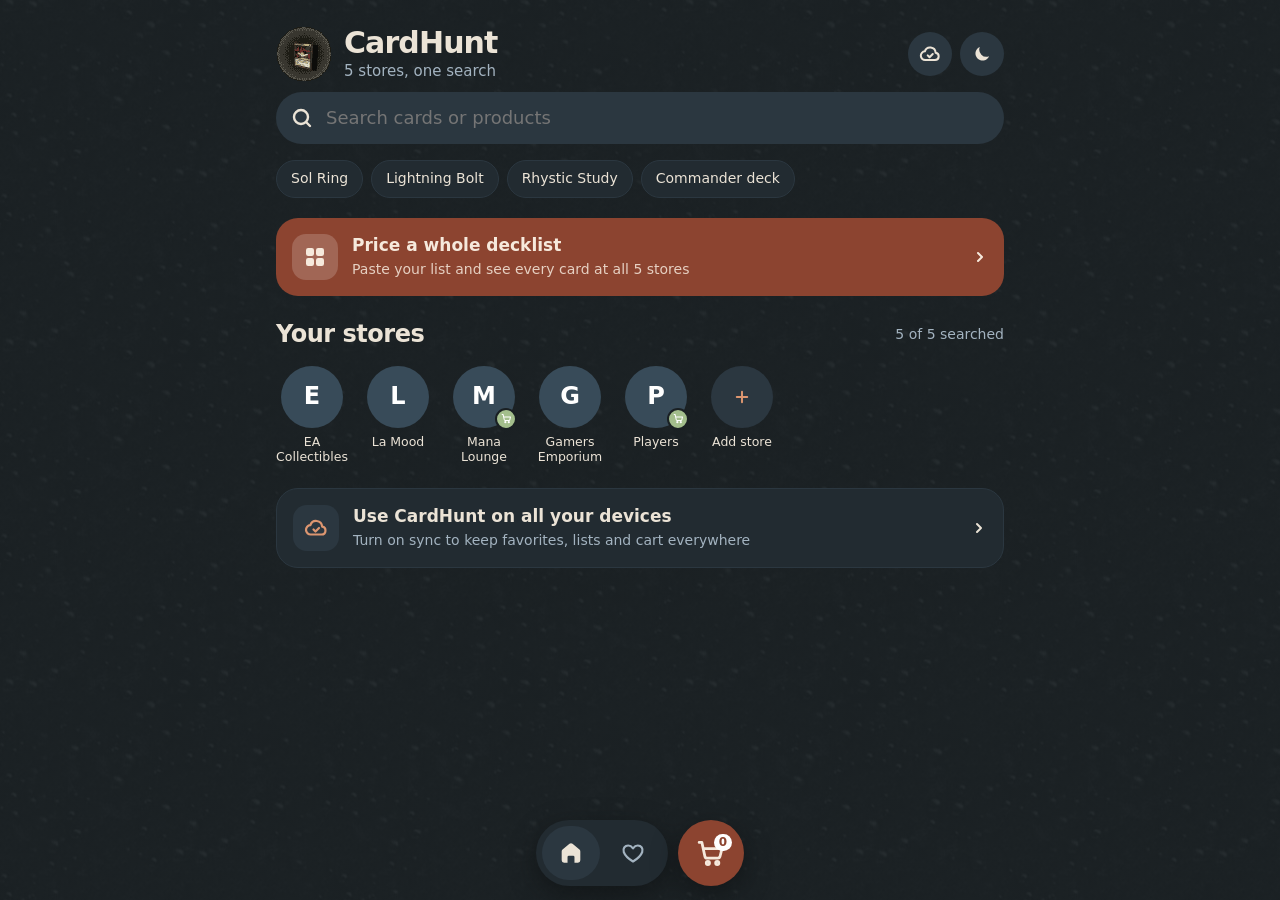
<file: index.html>
<!doctype html>
<html lang="en">
<head>
<meta charset="utf-8">
<meta name="viewport" content="width=device-width, initial-scale=1, viewport-fit=cover">
<meta name="theme-color" content="#1a2023">
<script>try{var t=JSON.parse(localStorage.getItem('cardhunt2.theme')||'"dark"');document.documentElement.dataset.theme=t==='light'?'light':'dark'}catch(e){document.documentElement.dataset.theme='dark'}</script>
<title>CardHunt</title>
<link rel="manifest" href="manifest.webmanifest">
<link rel="icon" type="image/png" sizes="192x192" href="icons/icon-192.png">
<link rel="apple-touch-icon" href="icons/apple-touch-icon.png">
<meta name="apple-mobile-web-app-capable" content="yes">
<meta name="mobile-web-app-capable" content="yes">
<meta name="apple-mobile-web-app-title" content="CardHunt">
<meta name="apple-mobile-web-app-status-bar-style" content="default">
<meta name="description" content="Search five Canadian MTG stores at once, save favorites, wishlists and decks.">
<style>
:root{
  /* Dark ("Eyes on the Black"): colours taken from Ihsan's Shade. Blue-black armour for the page and panels,
     bone white for the words, steel-blue highlights for muted text, the ember sky for buttons and links.
     Light: Nord Snow Storm surfaces with Polar Night text, and a deep red accent.
     --accent fills buttons, --accent-ink is accent-coloured text. ok, warn, heart are status colours. */
  --bg:#1a2023; --surface:#222b31; --surface-2:#2b3740; --surface-3:#384b59; --text:#ebe3d6; --muted:#a3b3c0;
  --line:#2b3740; --accent:#8c4430; --accent-text:#f6e9dc; --accent-ink:#dd9670; --ok:#a3be8c; --warn:#e0b86a; --heart:#c8584c;
  --sheet-bg:#1a2023; --sheet:#222b31; --sheet-2:#2b3740; --sheet-text:#ebe3d6; --sheet-muted:#a3b3c0;
  --shadow:0 8px 28px rgba(0,0,0,.35); --r:24px;
  color-scheme:dark;   /* scrollbars and form controls follow the theme (Firefox kept a white scrollbar) */
}
:root[data-theme="light"]{
  --bg:#e5e9f0; --surface:#eceff4; --surface-2:#d8dee9; --surface-3:#d8dee9; --text:#2e3440; --muted:#4c566a;
  --line:#d8dee9; --accent:#793c37; --accent-text:#f4e7d1; --accent-ink:#793c37; --ok:#4f7a3a; --warn:#9a6a10; --heart:#bf616a; --shadow:0 8px 28px rgba(46,52,64,.14);
  color-scheme:light;
}
html{background:var(--bg);scrollbar-color:var(--surface-3) var(--bg)}
/* Vintage texture: the old card frame, greyed and almost hidden under the theme colour, on the page only.
   To turn it off, delete this block (or set --tex:none). */
:root{--tex:url(textures/frame-tutor.jpg); --veil:rgba(26,32,35,.949); --veil-sheet:rgba(34,43,49,.897)}   /* dark: the beaded frame of an Alpha black card (Demonic Tutor), kept subtle */
:root[data-theme="light"]{--tex:url(textures/frame-white.jpg); --veil:rgba(229,233,240,.87); --veil-sheet:rgba(229,233,240,.8)}   /* light: the white-card frame stitched from Academy Rector, Swords to Plowshares and Divine Retribution; veil tuned so it shows as much as the dark one */
body{min-height:100vh;min-height:100dvh}
body,.top,.stools{background-color:var(--bg);background-image:linear-gradient(var(--veil),var(--veil)),var(--tex);background-size:auto,340px;background-attachment:fixed}
.sheet .body:not(.cartsheet .body){background-image:linear-gradient(var(--veil-sheet),var(--veil-sheet)),var(--tex);background-size:auto,340px}
*{box-sizing:border-box;-webkit-tap-highlight-color:transparent}
html,body{margin:0}
body{background-color:var(--bg);color:var(--text);font:16px/1.4 -apple-system,BlinkMacSystemFont,"SF Pro Text","Segoe UI",Roboto,system-ui,sans-serif;-webkit-font-smoothing:antialiased}
button{font:inherit;color:inherit;background:none;border:0;padding:0;cursor:pointer}
a{color:inherit}
svg{display:block}
.app{max-width:760px;margin:0 auto;padding:12px 16px calc(104px + env(safe-area-inset-bottom))}
.lrail .lcard{flex:none;width:170px}
.hidden{display:none!important}

/* search pill */
.top{position:sticky;top:0;z-index:15;background-color:var(--bg);padding:8px 0 6px;margin:0 -16px;padding-left:16px;padding-right:16px;display:flex;gap:10px;align-items:center}
.top .pill{flex:1;min-width:0}

.pill{display:flex;align-items:center;gap:10px;background:var(--surface-2);border-radius:999px;padding:0 14px;height:52px;position:relative}
.pill input{flex:1;min-width:0;border:0;outline:0;background:transparent;color:var(--text);font:inherit;font-size:18px}
.pill input::-webkit-search-cancel-button,.pill input::-webkit-search-decoration{-webkit-appearance:none;display:none}
.pill .x{width:26px;height:26px;border-radius:50%;background:var(--surface-3);display:flex;align-items:center;justify-content:center;color:var(--muted)}
.suggest{position:absolute;left:0;right:0;top:58px;background:var(--surface);border-radius:18px;box-shadow:var(--shadow);overflow:hidden;z-index:20}
.suggest button{display:flex;align-items:center;gap:10px;width:100%;text-align:left;padding:12px 16px}
.suggest button.on,.suggest button:hover{background:var(--surface-2)}
.suggest .muted{color:var(--muted)}

/* chips */
.chips{display:flex;gap:8px;overflow-x:auto;padding:10px 0 4px;scrollbar-width:none;margin:0 -16px;padding-left:16px;padding-right:16px}
.chips::-webkit-scrollbar{display:none}
.chip{flex:none;display:flex;align-items:center;gap:6px;height:42px;border:1.5px solid var(--line);background:var(--surface);border-radius:999px;padding:0 16px;font-size:15px;font-weight:500}
.chip.icon{width:50px;justify-content:center;padding:0}
.chip.on{background:var(--text);color:var(--bg);border-color:var(--text)}
.chip.off{opacity:.45;text-decoration:line-through}

/* headings */
.h{display:flex;align-items:center;gap:8px;margin:22px 0 12px}
.h h2{margin:0;font-size:24px;letter-spacing:-.02em}
.h .more{width:28px;height:28px;border-radius:50%;background:var(--surface-2);display:flex;align-items:center;justify-content:center}
.h .right{margin-left:auto;font-size:15px;color:var(--accent-ink);font-weight:600}
.sub{color:var(--muted);font-size:14px;margin:-6px 0 12px}

/* product grid */
.grid{display:grid;grid-template-columns:repeat(2,minmax(0,1fr));gap:18px 14px}
@media (min-width:620px){.grid{grid-template-columns:repeat(3,minmax(0,1fr))}}
.p{min-width:0}
.p .img{touch-action:manipulation;-webkit-user-select:none;user-select:none;position:relative;display:block;width:100%;aspect-ratio:1/1;border-radius:var(--r);overflow:hidden;background:var(--surface-2)}
.p .img img{width:100%;height:100%;object-fit:cover;object-position:top center;display:block}
.p .img .ph{position:absolute;inset:0;display:flex;align-items:center;justify-content:center;text-align:center;padding:12px;color:var(--muted);font-size:14px}
.heart{position:absolute;right:10px;bottom:10px;width:44px;height:44px;border-radius:50%;background:rgba(80,80,90,.45);backdrop-filter:blur(6px);-webkit-backdrop-filter:blur(6px);display:flex;align-items:center;justify-content:center;color:#fff}
.heart.on{color:var(--heart);background:rgba(255,255,255,.92)}
.heart svg{transition:transform .15s}
.heart:active svg{transform:scale(.85)}
.heart.pop svg{animation:pop .45s cubic-bezier(.2,1.8,.4,1)}
@keyframes pop{0%{transform:scale(.5)}55%{transform:scale(1.35)}100%{transform:scale(1)}}
.burst{position:absolute;inset:0;display:flex;align-items:center;justify-content:center;pointer-events:none;color:#fff;z-index:2}
.burst svg{width:46%;height:auto;filter:drop-shadow(0 6px 18px rgba(0,0,0,.35));animation:burst .9s ease-out forwards}
.burst.off{color:rgba(255,255,255,.9)}
@keyframes burst{0%{transform:scale(.2);opacity:0}15%{transform:scale(1.2);opacity:1}30%{transform:scale(.92)}45%{transform:scale(1.04)}75%{transform:scale(1);opacity:1}100%{transform:scale(1.15) translateY(-12px);opacity:0}}
@media (prefers-reduced-motion: reduce){.heart.pop svg,.burst svg{animation:none}.burst{display:none}}
.tag{position:absolute;left:10px;bottom:10px;background:var(--ok);color:#fff;border-radius:999px;padding:3px 9px;font-weight:600;font-size:12px}
.tag.sold{background:rgba(20,20,24,.7)}
.p .meta{padding:8px 2px 0}
.p .store{color:var(--muted);font-size:15px;white-space:nowrap;overflow:hidden;text-overflow:ellipsis}
.p .title{font-weight:650;font-size:16px;white-space:nowrap;overflow:hidden;text-overflow:ellipsis}
.p .price{font-weight:700;font-size:17px;margin-top:2px}
.p.out .img{opacity:.55}

/* horizontal rail */
.rail{display:flex;gap:12px;overflow-x:auto;scrollbar-width:none;margin:0 -16px;padding:0 16px 4px}
.rail::-webkit-scrollbar{display:none}
.rail .p{flex:none;width:132px}
.noimg{display:flex;align-items:center;justify-content:center;width:100%;height:100%;min-height:120px;background:var(--surface-2);color:var(--muted);aspect-ratio:488/680}.noimg svg{width:40px;height:40px;opacity:.55}
.lrail .lcard{flex:none;width:140px}
.msteps{list-style:none;counter-reset:ms;margin:0;padding:0;display:grid;gap:10px}
.msteps li{counter-increment:ms;display:grid;grid-template-columns:34px 1fr;column-gap:12px;align-items:start;background:var(--surface);border-radius:18px;padding:14px}
.msteps li::before{content:counter(ms);grid-row:span 2;width:34px;height:34px;border-radius:50%;background:var(--surface-2);color:var(--text);font-weight:700;display:grid;place-items:center}
.msteps b{font-size:16px}.msteps span{color:var(--muted);font-size:14px;margin-top:2px}
.mfmt{display:flex;flex-wrap:wrap;gap:8px}.mfmt code{font:13px/1 ui-monospace,SFMono-Regular,Menlo,monospace;padding:9px 12px;border-radius:999px;background:var(--surface);color:var(--muted)}
.bchips{margin-top:6px}
.rail .p .img{border-radius:14px;aspect-ratio:488/680}
.rail .p .img img{object-fit:cover;object-position:center}
.rail .heart{width:38px;height:38px;right:8px;bottom:8px}

/* rows */
.rows{display:flex;flex-direction:column}
.row{display:flex;align-items:center;gap:14px;padding:10px 0;text-align:left;width:100%}
.row .ic{width:60px;height:60px;border-radius:50%;background:var(--surface-2);display:flex;align-items:center;justify-content:center;flex:none;color:var(--muted);overflow:hidden}
.row .ic.sq{border-radius:14px}
.row .ic img{width:100%;height:100%;object-fit:cover;object-position:top}
.row .t{font-size:17px;font-weight:550}
.row .s{font-size:15px;color:var(--muted)}
.row .grow{flex:1;min-width:0}
.row .grow .t{white-space:nowrap;overflow:hidden;text-overflow:ellipsis}

/* cards (lists) */
.lcards{display:grid;grid-template-columns:repeat(2,minmax(0,1fr));gap:12px}
.lcard{background:var(--surface);border:1px solid var(--line);border-radius:20px;padding:12px;text-align:left;display:flex;flex-direction:column;gap:8px}
.lcard .stack{display:flex;height:70px}
.lcard .stack img,.lcard .stack .blank{width:50px;height:70px;border-radius:8px;object-fit:cover;object-position:top;margin-right:-18px;border:2px solid var(--surface);background:var(--surface-2)}
.lcard .n{font-weight:650}
.lcard .c{font-size:14px;color:var(--muted)}
.newcard{align-items:center;justify-content:center;color:var(--accent-ink);font-weight:600;border-style:dashed;min-height:132px}

/* segmented */

/* list detail */
.li{display:flex;align-items:center;gap:12px;padding:10px 0;border-bottom:1px solid var(--line)}
.li img,.li .blank{width:46px;height:64px;border-radius:7px;object-fit:cover;object-position:top;background:var(--surface-2);flex:none}
.li .grow{flex:1;min-width:0}
.li .n{font-weight:600;white-space:nowrap;overflow:hidden;text-overflow:ellipsis}
.li .b{font-size:14px;color:var(--ok);font-weight:600}
.li .b.none{color:var(--warn)}
.li .b.wait{color:var(--muted);font-weight:400}
.stepper{display:flex;align-items:center;gap:2px;background:var(--surface-2);border-radius:999px;height:36px;padding:0 4px}
.stepper button{width:30px;height:30px;border-radius:50%;display:flex;align-items:center;justify-content:center}
.stepper span{min-width:18px;text-align:center;font-weight:600}
.field{display:flex;gap:8px;margin:12px 0;position:relative}
.field input,.field textarea{flex:1;min-width:0;border:1.5px solid var(--line);background:var(--surface);color:var(--text);border-radius:14px;padding:12px 14px;font:inherit;outline:0}
.field textarea{min-height:130px;resize:vertical}
.field .suggest{top:52px}
.btn{height:48px;border-radius:999px;padding:0 20px;background:var(--accent);color:var(--accent-text);font-weight:650;display:inline-flex;align-items:center;justify-content:center;gap:8px}
.btn{transition:transform .12s}
a.btn{text-decoration:none}
.btn.ghost{background:var(--surface-2);color:var(--text);font-weight:550}
.btn.block{width:100%}
.btn:disabled{opacity:.5}
.actions{display:flex;gap:8px;flex-wrap:wrap;margin:10px 0}
#pasteactions{flex-wrap:nowrap}#pasteactions .btn{padding:0 16px;white-space:nowrap}#pasteactions .btn:first-child{flex:1}
.titleedit{font-size:26px;font-weight:700;letter-spacing:-.02em;border:0;background:transparent;color:var(--text);outline:0;width:100%;padding:0;margin:6px 0 2px}
.total{display:flex;justify-content:space-between;align-items:center;background:var(--surface);border:1px solid var(--line);border-radius:18px;padding:14px 16px;margin-top:16px;font-weight:650}
.empty{color:var(--muted);text-align:center;padding:30px 16px}
.skel{aspect-ratio:1/1;border-radius:var(--r);background:var(--surface-2);animation:pulse 1.2s ease-in-out infinite}
.skel.t{aspect-ratio:auto;height:14px;border-radius:7px;margin-top:10px;width:70%}
@keyframes pulse{50%{opacity:.45}}
.note{color:var(--muted);font-size:13px;margin-top:18px}
.buy{margin-top:18px}
.btn.big{height:58px;font-size:18px;border-radius:18px}
.incart{display:flex;align-items:center;gap:12px;background:var(--surface-2);border-radius:18px;padding:8px 8px 8px 18px;min-height:58px}
.incart>div:first-child{flex:1;display:flex;flex-direction:column}
.incart b{font-size:17px}
.incart>div:first-child span{font-size:13px;color:var(--muted)}
.bigstep{display:flex;align-items:center;gap:4px;background:var(--surface);border-radius:14px;padding:4px;box-shadow:0 1px 3px rgba(0,0,0,.08)}
.bigstep button{width:46px;height:46px;border-radius:12px;display:flex;align-items:center;justify-content:center;color:var(--text);transition:transform .12s,background .15s}
.bigstep button:last-child{background:var(--accent);color:var(--accent-text)}
.bigstep button svg{width:20px;height:20px}
.bigstep span{min-width:34px;text-align:center;font-size:20px;font-weight:750;font-variant-numeric:tabular-nums}
.bigstep span.bump{animation:bump .25s}
@keyframes bump{40%{transform:scale(1.35)}}
.soldnote{text-align:center;color:var(--warn);font-weight:600;padding:14px;background:var(--surface-2);border-radius:18px}
.tiles{display:grid;grid-template-columns:repeat(3,1fr);gap:10px;margin-top:10px}
.tile2{display:flex;flex-direction:column;align-items:center;justify-content:center;gap:6px;height:78px;border-radius:18px;background:var(--surface-2);color:var(--text);font-size:13.5px;font-weight:600;text-decoration:none;transition:transform .12s}
.tile2.on{color:var(--heart)}
.tile2.on span{color:var(--text)}
.btn,.tile2,.bigstep button,.sbub,.chip,.promo{-webkit-tap-highlight-color:transparent}
.btn:active,.tile2:active,.bigstep button:active,.sbub:active,.promo:active,.chip:active{transform:scale(.95)}
@media (prefers-reduced-motion: reduce){.btn:active,.tile2:active,.bigstep button:active,.sbub:active,.promo:active,.chip:active{transform:none}.bigstep span.bump{animation:none}}
.ci .ciimg{flex:none;padding:0;display:block;border-radius:12px;overflow:hidden}
.ci button.nm{text-align:left;color:inherit;padding:0;font:inherit}
.h .hint{margin-left:auto;color:var(--muted);font-size:14px}
.srail{display:flex;gap:14px;overflow-x:auto;scrollbar-width:none;margin:0 -16px;padding:2px 16px 6px}
.srail::-webkit-scrollbar{display:none}
.sbub{flex:none;width:72px;display:flex;flex-direction:column;align-items:center;gap:6px}
.sbub .logo,.sthead .logo{position:relative;width:62px;height:62px;border-radius:50%;display:flex;align-items:center;justify-content:center;font-weight:800;font-size:24px;color:#fff}
.logo.haslogo{border:1px solid rgba(0,0,0,.08)}
.logo img{position:absolute;inset:0;width:100%;height:100%;object-fit:contain;padding:9%;border-radius:50%;background:#fff}
.sbub .logo.add{background:var(--surface-2);color:var(--accent-ink);border:1.5px dashed var(--line)}
.sbub .logo i{position:absolute;right:-2px;bottom:-2px;width:22px;height:22px;border-radius:50%;background:var(--ok);color:#fff;display:flex;align-items:center;justify-content:center;border:2px solid var(--bg)}
.sbub .nm{font-size:12.5px;line-height:1.2;text-align:center;color:var(--text);max-width:72px;overflow:hidden;display:-webkit-box;-webkit-line-clamp:2;-webkit-box-orient:vertical}
.sbub.off .logo{filter:grayscale(1);opacity:.45}
.sbub.off .nm{color:var(--muted);text-decoration:line-through}
.sthead{display:flex;align-items:center;gap:14px;margin:6px 0 10px}
.sthead h2{margin:0;font-size:22px}
.switch{flex:none;width:50px;height:30px;border-radius:999px;background:var(--surface-3);position:relative;transition:background .2s}
.switch i{position:absolute;left:3px;top:3px;width:24px;height:24px;border-radius:50%;background:#fff;box-shadow:0 1px 3px rgba(0,0,0,.3);transition:transform .2s}
.switch.on{background:var(--ok)}
.switch.on i{transform:translateX(20px)}
.hello{display:flex;align-items:center;gap:8px;padding:14px 0 2px}
.hello>div{flex:1;min-width:0}
.hello h1{margin:0;font-size:30px;letter-spacing:-.03em;line-height:1.1}
.hello .hlogo{flex:none;display:block;margin-right:4px}
.hello .hlogo img{display:block;height:56px;width:56px;image-rendering:pixelated}
.hello p{margin:2px 0 0;color:var(--muted);font-size:15px}
.iconbtn{position:relative;width:44px;height:44px;border-radius:50%;background:var(--surface-2);display:flex;align-items:center;justify-content:center;color:var(--text);flex:none}
.iconbtn.on{color:var(--accent-ink)}
.iconbtn i{position:absolute;top:9px;right:9px;width:9px;height:9px;border-radius:50%;background:var(--ok);border:2px solid var(--surface-2)}
.recent{display:flex;gap:8px;overflow-x:auto;scrollbar-width:none;margin:4px -16px 0;padding:6px 16px 2px}
.recent::-webkit-scrollbar{display:none}
.recent .chip{height:38px;font-size:14px;padding:0 14px}
.recent .chip.clear{padding:0;width:38px;justify-content:center;color:var(--muted)}
.promo{display:flex;align-items:center;gap:14px;width:100%;text-align:left;margin-top:18px;padding:16px;border-radius:22px;background:var(--accent);color:var(--accent-text)}
.promo .ic{width:46px;height:46px;border-radius:14px;background:rgba(255,255,255,.18);display:flex;align-items:center;justify-content:center;flex:none}
.promo .ic svg{width:24px;height:24px}
.promo .grow{flex:1;min-width:0;display:flex;flex-direction:column;gap:2px}
.promo b{font-size:17px}
.promo .grow span{font-size:14px;opacity:.85}
.promo.soft{background:var(--surface);color:var(--text);border:1.5px solid var(--line)}
.promo.soft .ic{background:var(--surface-2);color:var(--accent-ink)}
.promo.soft .grow span{color:var(--muted);opacity:1}
.row>svg{color:var(--muted);flex:none}
.syncs .code{font:700 20px/1.3 ui-monospace,SFMono-Regular,Menlo,Consolas,monospace;letter-spacing:.04em;background:var(--surface-2);border-radius:16px;padding:16px;text-align:center;margin:10px 0 4px;word-break:break-all;user-select:all}
.links{display:flex;flex-wrap:wrap;gap:6px;margin-top:10px}
.links a{font-size:13px;text-decoration:none;background:var(--surface-2);border-radius:999px;padding:6px 11px}

/* bottom nav */
.nav{position:fixed;left:0;right:0;bottom:0;z-index:30;display:flex;justify-content:center;gap:10px;padding:10px 16px calc(14px + env(safe-area-inset-bottom));pointer-events:none}
.navpill{pointer-events:auto;display:flex;align-items:center;gap:4px;background:var(--surface);border-radius:999px;padding:6px;box-shadow:var(--shadow)}
.navpill button{width:58px;height:54px;border-radius:999px;display:flex;align-items:center;justify-content:center;color:var(--muted)}
.navpill button.on{background:var(--surface-2);color:var(--text)}
.cartbtn{pointer-events:auto;width:66px;height:66px;border-radius:50%;background:var(--accent);color:var(--accent-text);display:flex;align-items:center;justify-content:center;box-shadow:var(--shadow);position:relative}
.cartbtn span{position:absolute;top:14px;right:12px;font-size:12px;font-weight:800;background:#fff;color:var(--accent);border-radius:999px;padding:0 5px;min-width:18px;text-align:center}

/* sheets */
.sheet{position:fixed;inset:0;z-index:50;display:flex;align-items:flex-end;justify-content:center}
.sheet .scrim{position:absolute;inset:0;background:rgba(0,0,0,.5);animation:fadein .28s ease-out}
.sheet .body{animation:slideup .38s cubic-bezier(.22,1,.36,1);transition:transform .25s cubic-bezier(.22,1,.36,1);will-change:transform}
.sheet.closing{pointer-events:none}
.sheet.closing .scrim{animation:fadeout .22s ease-in forwards}
.sheet.closing .body{animation:slidedown .22s ease-in forwards}
@keyframes fadein{from{opacity:0}}
@keyframes fadeout{to{opacity:0}}
@keyframes slideup{from{transform:translateY(100%)}}
@keyframes slidedown{to{transform:translateY(100%)}}
@media (prefers-reduced-motion: reduce){.sheet .scrim,.sheet .body{animation:none}}
.sheet .body{position:relative;width:100%;max-width:760px;max-height:92vh;overflow-y:auto;background:var(--bg);border-radius:28px 28px 0 0;padding:14px 16px calc(28px + env(safe-area-inset-bottom))}
.sheet .grab{width:44px;height:5px;border-radius:3px;background:var(--surface-3);margin:0 auto 12px}
.sheet .close{position:absolute;right:14px;top:14px;width:38px;height:38px;border-radius:50%;background:var(--surface-2);display:flex;align-items:center;justify-content:center}
.pd .big:not(.btn){height:min(36vh,460px);width:auto;max-width:100%;margin:6px auto 0;display:block;border-radius:18px;aspect-ratio:488/680;object-fit:cover;background:var(--surface-2)}
.missnote{display:flex;gap:10px;align-items:center;margin-top:12px;padding:10px 12px;border-radius:14px;background:var(--surface-2);font-size:13px;color:var(--muted)}.missnote a{color:var(--accent-ink);font-weight:600}.missnote svg{flex:none}
.pd .store{color:var(--muted);margin-top:12px;font-size:14px}
.pd h3{margin:2px 0 4px;font-size:22px;letter-spacing:-.01em}
.pd .pr{font-size:22px;font-weight:750}
.pd .st{font-size:14px;font-weight:600;color:var(--ok);margin-top:2px}
.pd .st.sold{color:var(--warn)}
.pd .hint{color:var(--muted);font-size:13px;margin-top:4px}

/* cart (dark, like Shop) */
.cartsheet{--accent:#8c4430;--accent-text:#f6e9dc;--accent-ink:#dd9670}
.cartsheet .body{background:var(--sheet-bg);color:var(--sheet-text)}
.cartsheet .grab{background:#333}
.cartsheet .close{background:var(--sheet-2);color:var(--sheet-text)}
.cartsheet h2{margin:4px 0 14px;font-size:24px}
.sc{background:var(--sheet);border-radius:28px;padding:18px;margin-bottom:14px}
.sc .shd{display:flex;align-items:center;gap:12px;width:100%;text-align:left;color:inherit;padding:0}
.sc .shd .grow{flex:1;min-width:0}
.sc .shd .sum{font-size:14px;color:var(--sheet-muted);max-height:0;opacity:0;overflow:hidden;transition:max-height .3s,opacity .25s}
.sc.folded .shd .sum{max-height:22px;opacity:1}
.sc .shd .chev{flex:none;width:36px;height:36px;border-radius:50%;background:var(--sheet-2);display:flex;align-items:center;justify-content:center;transition:transform .3s cubic-bezier(.22,1,.36,1)}
.sc.folded .shd .chev{transform:rotate(-90deg)}
.sc .scb{display:grid;grid-template-rows:1fr;transition:grid-template-rows .35s cubic-bezier(.22,1,.36,1)}
.sc .scb>div{overflow:hidden;min-height:0;padding-top:12px;transition:padding .35s}
.sc.folded .scb{grid-template-rows:0fr}
.sc.folded .scb>div{padding-top:0}
.cjump{display:flex;gap:8px;overflow-x:auto;scrollbar-width:none;margin:0 -16px 14px;padding:8px 16px;position:sticky;top:-14px;z-index:3;background:var(--sheet-bg)}
.cartsheet .sc{scroll-margin-top:66px}
.cjump::-webkit-scrollbar{display:none}
.cjump button{flex:none;display:flex;align-items:center;gap:8px;height:40px;padding:0 14px;border-radius:999px;background:var(--sheet-2);color:var(--sheet-text);font-size:14px;font-weight:600}
.cjump button.on{background:#ebe3d6;color:#1a2023}
.cjump button.on b{background:rgba(0,0,0,.1)}
.cpick{color:var(--sheet-muted);font-size:13px;margin:-6px 0 12px}
.cpicked{display:flex;align-items:center;gap:12px;background:var(--sheet);border-radius:20px;padding:14px 18px;margin:-4px 0 14px}
.cpicked>div:first-child{flex:1;display:flex;flex-direction:column}
.cpicked b{font-size:16px}
.cpicked span{font-size:13px;color:var(--sheet-muted)}
.cpicked .amt{font-size:22px;font-weight:800}
.cjump .dot{width:12px;height:12px;border-radius:50%}
.cjump b{background:rgba(255,255,255,.14);border-radius:999px;padding:1px 8px;font-size:13px}
@media (prefers-reduced-motion: reduce){.sc .scb,.sc .shd .chev,.sc .shd .sum{transition:none}}
.sc .logo{position:relative;width:48px;height:48px;border-radius:50%;display:flex;align-items:center;justify-content:center;font-weight:800;color:#fff;flex:none}
.sc .sn{font-size:18px;font-weight:650}
.ci{display:flex;gap:14px;padding:10px 0}
.ci img,.ci .blank{width:92px;height:128px;border-radius:12px;object-fit:cover;object-position:top;background:var(--sheet-2);flex:none}
.ci .grow{flex:1;min-width:0}
.ci .top2{display:flex;gap:8px;justify-content:space-between}
.ci .nm{font-size:16px;font-weight:650;line-height:1.25}
.ci .pp{font-weight:650;white-space:nowrap}
.ci .cd{color:var(--sheet-muted);font-size:15px;margin-top:4px}
.ci .ctl{display:flex;align-items:center;gap:8px;margin-top:10px;flex-wrap:wrap}
.ci .stepper{background:var(--sheet-2);height:40px}
.ci .stepper button{color:var(--sheet-text)}
.ci .later{height:40px;padding:0 14px;border-radius:999px;background:var(--sheet-2);font-size:14px;font-weight:600}
.sc .cobox{--coline:color-mix(in srgb,var(--sheet-text) 12%,transparent);margin-top:14px;padding:16px;border-radius:22px;background:var(--sheet-bg);border:1px solid var(--coline)}
.sc .subt{display:flex;justify-content:space-between;align-items:flex-end;margin:0 2px 14px}
.sc .subt span{font-size:17px;font-weight:650;display:flex;flex-direction:column}
.sc .subt small{font-size:13px;font-weight:400;color:var(--sheet-muted);margin-top:2px}
.sc .subt b{font-size:22px;font-weight:700}
.sc .costeps{list-style:none;counter-reset:st;display:flex;gap:6px;margin:14px 0 0;padding:0}
.sc .costeps li{counter-increment:st;flex:1;font-size:12.5px;line-height:1.35;color:var(--sheet-muted);display:flex;flex-direction:column;gap:6px}
.sc .costeps li::before{content:counter(st);width:22px;height:22px;border-radius:50%;background:var(--sheet-2);color:var(--sheet-text);font-size:12px;font-weight:700;display:grid;place-items:center}
.sc .conote{display:flex;align-items:center;gap:8px;color:var(--sheet-muted);font-size:13px;margin-top:14px;padding-top:12px;border-top:1px solid var(--coline)}
.sc .conote svg{width:18px;height:18px;flex:none}
.sc .codone{display:flex;align-items:center;justify-content:space-between;gap:10px;margin-top:10px;font-size:14px;color:var(--sheet-muted)}
.sc .codone button{height:36px;padding:0 14px;border-radius:999px;border:1px solid var(--coline);color:var(--accent-ink);font-weight:600;font-size:14px}
.sc .co{display:flex;align-items:center;justify-content:center;gap:8px;width:100%;height:54px;border-radius:999px;background:var(--accent);color:var(--accent-text);font-weight:650;font-size:17px}
.sc .co svg{flex:none}
.sc .info{display:flex;align-items:center;gap:10px;color:var(--sheet-muted);font-size:14px;margin-top:12px}
.ci .added{color:#4ade80;font-size:14px;font-weight:600;margin-top:4px}
.grandrow{display:flex;justify-content:space-between;font-size:18px;font-weight:700;padding:6px 6px 4px}
.walk .shd{display:flex;align-items:center;gap:12px;margin:4px 0 14px}
.walk .logo{position:relative;width:48px;height:48px;border-radius:50%;display:flex;align-items:center;justify-content:center;font-weight:800;color:#fff;flex:none}
.cartsheet .btn.ghost{background:var(--sheet-2);color:var(--sheet-text)}
.walk .sn{font-size:18px;font-weight:650}
.walk .cd{color:var(--sheet-muted);font-size:15px}
.walk .bar{height:6px;border-radius:3px;background:var(--sheet-2);overflow:hidden;margin-bottom:16px}
.walk .bar span{display:block;height:100%;background:var(--accent);transition:width .3s}
.walk .wi{display:flex;gap:14px;align-items:center;background:var(--sheet);border-radius:22px;padding:14px}
.walk .wi img{width:96px;height:134px;border-radius:12px;object-fit:cover;object-position:top;flex:none}
.walk .nm{font-size:17px;font-weight:650;line-height:1.25}
.walk .qtyneed{margin-top:8px;font-size:15px}
.walk .steps{color:var(--sheet-muted);font-size:15px;line-height:1.6;padding-left:22px;margin:16px 0}
.walk .steps b{color:var(--sheet-text)}
.walk .later{height:40px;padding:0 14px;border-radius:999px;background:var(--sheet-2);font-size:14px;font-weight:600;margin-top:12px}
.walk.done{text-align:center;padding:20px 0}
.walk.done .big{font-size:56px}
.walk.done .sub{color:var(--sheet-muted)}
.coall{position:sticky;bottom:0;display:flex;gap:10px;padding-top:10px}
.coall .btn{flex:1;height:56px;font-size:17px}
.cartsheet .empty{color:var(--sheet-muted)}
.cartsheet .note{color:var(--sheet-muted)}

.toast{position:fixed;left:50%;bottom:110px;transform:translateX(-50%);background:var(--text);color:var(--bg);padding:10px 16px;border-radius:999px;font-size:14px;font-weight:600;z-index:60;box-shadow:var(--shadow);transition:opacity .2s;max-width:calc(100% - 32px);text-align:center;display:flex;align-items:center;gap:14px;white-space:nowrap}
.toast span{overflow:hidden;text-overflow:ellipsis}
body:has(#sheet .cartsheet) .toast{background:#ebe3d6;color:#1a2023}
body:has(#sheet .cartsheet) .toast button{color:#793c37;filter:none}
.toast button{color:var(--accent-ink);font-weight:750;font-size:15px;padding:4px 2px;flex:none;filter:brightness(1.35)}

/* store page */
.shero{position:relative;margin:-12px -16px 0;padding:calc(10px + env(safe-area-inset-top)) 16px 34px;color:#fff;background:linear-gradient(180deg,var(--tint2) 0%,var(--tint) 50%,color-mix(in srgb,var(--tint) 72%,var(--bg)) 70%,color-mix(in srgb,var(--tint) 30%,var(--bg)) 87%,var(--bg) 100%)}
.shin{display:flex;align-items:center;gap:14px;margin-top:14px}
.shin .grow{flex:1;min-width:0}
.shin .logo,.abhero .logo{position:relative;flex:none;width:64px;height:64px;border-radius:18px;overflow:hidden;display:flex;align-items:center;justify-content:center;font-weight:800;font-size:26px;color:#fff;box-shadow:0 4px 16px rgba(0,0,0,.25);border:0}
.shin .logo img,.abhero .logo img{border-radius:0;padding:10%}
.shin h1{margin:0;font-size:26px;line-height:1.1;letter-spacing:-.02em;overflow:hidden;text-overflow:ellipsis;display:-webkit-box;-webkit-line-clamp:2;-webkit-box-orient:vertical}
.shmeta{display:flex;flex-wrap:wrap;gap:6px 8px;align-items:center;font-size:13.5px;opacity:.92;margin-top:4px}
.shmeta .b{display:inline-flex;align-items:center;gap:5px;background:rgba(255,255,255,.2);padding:3px 9px;border-radius:999px;font-weight:600;font-size:12.5px}
.storepage .glass{background:rgba(255,255,255,.18)}
.storepage .stools .pill{box-shadow:inset 0 0 0 1.5px var(--tintsoft)}
.storepage .btn:not(.ghost){background:var(--tint)}
.storepage .stcart{box-shadow:none;background:var(--tintsoft)}
.storepage .later{color:color-mix(in srgb,var(--tint) 70%,var(--text))}
.abhero{position:relative;margin:-14px -16px 0;padding:26px 16px 30px;display:flex;align-items:center;gap:14px;color:#fff;border-radius:28px 28px 0 0;background:linear-gradient(180deg,var(--tint2) 0%,var(--tint) 52%,color-mix(in srgb,var(--tint) 70%,var(--bg)) 72%,color-mix(in srgb,var(--tint) 28%,var(--bg)) 88%,var(--bg) 100%)}
.abhero .close{top:14px;right:14px;background:rgba(255,255,255,.2);color:#fff}
.abhero h2{margin:0;font-size:22px;padding-right:44px}
.abhero div div{font-size:14px;opacity:.9}
.shnav{display:flex;align-items:center}.shnav .grow{flex:1}
.glass{width:42px;height:42px;border-radius:50%;background:rgba(0,0,0,.38);color:#fff;display:flex;align-items:center;justify-content:center;-webkit-backdrop-filter:blur(10px);backdrop-filter:blur(10px)}
.stools{position:sticky;top:0;z-index:15;background-color:var(--bg);margin:0 -16px;padding:14px 16px 2px}
.stools .chips{padding-bottom:2px}
.stools .chip svg{width:17px;height:17px}
.stcart{display:flex;align-items:center;gap:12px;margin-top:18px;padding:14px 14px 14px 18px;border-radius:22px;background:var(--surface);box-shadow:var(--shadow)}
.stcart .grow{flex:1;min-width:0;display:flex;flex-direction:column}
.stcart span{color:var(--muted);font-size:14px}
.later{color:var(--accent-ink);font-weight:600;font-size:15px}
.pd button.store{display:inline-flex;align-items:center;gap:4px;font-weight:600;color:var(--accent-ink)}
.pd button.store svg{width:13px;height:13px}
.cfoot{display:flex;justify-content:space-between;align-items:center;gap:10px;margin-top:12px}
.cfoot .later{height:40px;padding:0 14px;border-radius:999px;background:var(--sheet-2);color:var(--sheet-text);font-size:14px;font-weight:600;display:inline-flex;align-items:center;gap:4px}
.cfoot .later svg{width:12px;height:12px}
/* about sheet */
.storesheet .body{padding-top:14px}
.sdesc{margin:16px 0 0;font-size:16px;line-height:1.5}
.socials{display:flex;flex-wrap:wrap;gap:8px}
.socials a{display:inline-flex;align-items:center;gap:8px;height:44px;padding:0 16px 0 12px;border-radius:999px;background:var(--surface-2);text-decoration:none;font-weight:600;font-size:15px}
.socials .si{display:flex}
.row .ic{flex:none}
/* add store: tabs and map */
.seg{display:flex;background:var(--surface-2);border-radius:999px;padding:4px;gap:4px}
.seg button{flex:1;height:42px;border-radius:999px;font-weight:600;font-size:15px;color:var(--muted);display:flex;align-items:center;justify-content:center;gap:6px}
.seg button.on{background:var(--surface);color:var(--text);box-shadow:0 1px 4px rgba(0,0,0,.12)}
.nmapwrap{position:relative;border-radius:22px;overflow:hidden;height:min(46vh,380px);background:var(--surface-2)}
#nmap{position:absolute;inset:0;z-index:0}
.glass2{position:absolute;left:10px;bottom:10px;z-index:500;width:44px;height:44px;border-radius:50%;background:var(--surface);color:var(--accent-ink);box-shadow:var(--shadow);display:flex;align-items:center;justify-content:center}
.nrad{display:flex;align-items:center;gap:12px;margin:14px 2px}
.nrad span{color:var(--muted);font-size:14px}
.nrad input{flex:1;accent-color:var(--accent-ink)}
.nrad b{min-width:52px;text-align:right}
.nlist .nrow{align-items:center;border-radius:16px;padding:10px 8px;margin:0 -8px}
.nrow .num{width:30px;height:30px;border-radius:50%;background:var(--accent);color:var(--accent-text);font-weight:700;font-size:13px;display:flex;align-items:center;justify-content:center}
.nrow .s{color:var(--muted);font-size:13.5px}
.nrow .nmsg:empty{display:none}
.nrow .nmsg{color:var(--text)}
.nrow .added{color:var(--ok);font-weight:650;font-size:14px;flex:none}
.nrow .noweb{color:var(--muted);font-size:13px;flex:none;text-decoration:none}
a.noweb{color:var(--accent-ink)!important;font-weight:600}
.nrow .num.dim{background:#8a8a94}
.nrow .num.mine,.npin.mine span{background:var(--ok)}
.nmore{display:flex;gap:8px;flex-wrap:wrap;margin-top:14px}
.nmore .btn{flex:1;min-width:150px}
.nrow.flash{animation:flash 1.2s ease-out}
@keyframes flash{0%{background:color-mix(in srgb,var(--accent) 22%,transparent)}100%{background:transparent}}
.btn.small{height:38px;padding:0 16px;font-size:14px;flex:none}
.npin span{display:flex;align-items:center;justify-content:center;width:28px;height:28px;border-radius:50% 50% 50% 0;transform:rotate(-45deg);background:#4c566a;color:#fff;font:700 12px/1 system-ui;box-shadow:0 2px 6px rgba(0,0,0,.35);border:2px solid #fff}
.npin i{transform:rotate(45deg);font-style:normal}
.npin.dim span{background:#8a8a94}
.leaflet-container{font:inherit}

/* store info panel (Shop style) */
.storesheet .body{padding-top:16px}
.storeinfo,.storeinfo #about{display:flex;flex-direction:column;gap:14px}.storeinfo #about:empty{display:none}
.sitop{display:flex;align-items:center}
.sitop .grow{flex:1}
.sibtn{width:46px;height:46px;border-radius:50%;background:var(--surface);border:1.5px solid var(--line);display:flex;align-items:center;justify-content:center}
.storesheet .body>.storeinfo~.close,.storesheet .grab{display:none}
.sihead{display:flex;align-items:center;gap:14px;padding:4px 2px 6px}
.sihead .grow{flex:1;min-width:0;display:flex;flex-direction:column;gap:2px}
.sihead b{font-size:19px;line-height:1.2}
.sihead span{color:var(--muted);font-size:14px}
.sihead .logo{position:relative;flex:none;width:60px;height:60px;border-radius:50%;display:flex;align-items:center;justify-content:center;font-weight:800;font-size:24px;color:#fff;overflow:hidden}
.sicard{display:block;background:var(--surface);border:1px solid var(--line);border-radius:26px;padding:20px 22px;text-decoration:none;color:var(--text);text-align:left;width:100%}
.sicard h3{margin:0 0 6px;font-size:24px;letter-spacing:-.01em}
.sicard .sdesc{margin:8px 0 0;color:var(--muted)}
.sirow{display:flex;align-items:center;justify-content:space-between;gap:12px;min-height:58px;text-decoration:none;color:var(--muted);font-size:17px}
.sirow span{min-width:0;overflow:hidden;text-overflow:ellipsis;white-space:nowrap}
.sirow svg{flex:none;color:var(--text)}
.sirow:active,.silink:active{opacity:.6}
.silink{display:flex;align-items:center;justify-content:space-between;font-size:18px;font-weight:600;min-height:72px}
.sicard .row{padding:12px 0}
.shlogo{flex:none;border-radius:18px}
.srec{align-items:center}
.srec .lbl{flex:none;color:var(--muted);font-size:13px;font-weight:600;text-transform:uppercase;letter-spacing:.04em;margin-right:2px}
.srec .chip{height:36px;font-size:14px;background:transparent;border-style:dashed}
.srec .chip svg{color:var(--muted)}
[data-hold]{-webkit-touch-callout:none;-webkit-user-select:none;user-select:none}
.holding{transform:scale(.93)!important;transition:transform .45s ease-out!important}

/* recently viewed */
.recgrid .p .img{border-radius:14px;aspect-ratio:488/680}.recgrid .p .img img{object-fit:cover;object-position:center}
.rail .rmeta,.recgrid .rmeta{font-size:12.5px;color:var(--muted);margin-top:6px;white-space:nowrap;overflow:hidden;text-overflow:ellipsis;padding:0 2px}
.seeall{flex:none;width:110px;aspect-ratio:488/680;align-self:flex-start;border-radius:14px;background:var(--surface-2);display:flex;flex-direction:column;align-items:center;justify-content:center;gap:6px;font-weight:650;font-size:15px}
.seeall span{width:44px;height:44px;border-radius:50%;background:var(--surface);display:flex;align-items:center;justify-content:center;box-shadow:var(--shadow)}
.seeall small{color:var(--muted);font-weight:500;font-size:12.5px}
.h button.right{font-size:15px}
.iconbtn.sm{width:40px;height:40px}
.dayl{font-weight:650;font-size:15px;color:var(--muted);margin:20px 0 10px}
/* filters */
.fchips .chip.icon{position:relative}
.fbadge{position:absolute;top:-4px;right:-4px;min-width:20px;height:20px;padding:0 5px;border-radius:999px;background:var(--accent);color:var(--accent-text);font-size:12px;display:flex;align-items:center;justify-content:center;border:2px solid var(--bg)}
.filt{display:flex;flex-direction:column}
.fhead{display:flex;align-items:center;justify-content:space-between;margin:2px 0 4px}
.fhead h2{margin:0;font-size:28px;letter-spacing:-.02em}
.filtsheet .grab,.filtsheet .body>.close{display:none}
.filt section{border-top:1px solid var(--line);padding:18px 0 20px;margin-top:10px;scroll-margin-top:10px}
.filt section.flash{animation:flash 1.2s ease-out}
.filt h4{margin:0 0 12px;font-size:18px;font-weight:600}
.fwrap{display:flex;flex-wrap:wrap;gap:10px}
.fwrap .chip{height:46px}
.chip.fst{padding-left:6px;gap:8px}
.chip.fst .logo{position:relative;width:32px;height:32px;border-radius:50%;font-size:14px;font-weight:800;color:#fff;display:flex;align-items:center;justify-content:center;flex:none;overflow:hidden}
.chip.fst:not(.on){opacity:.55}
.chip.fst.on{background:var(--surface);color:var(--text);border-color:var(--text);box-shadow:inset 0 0 0 1px var(--text)}
.prange{text-align:center}
.prange b{display:block;font-size:22px;margin:10px 0 18px}
.dual{position:relative;height:36px;margin:0 4px}
.dual i{position:absolute;left:0;right:0;top:16px;height:4px;border-radius:2px;background:linear-gradient(90deg,var(--surface-3) var(--a),var(--accent) var(--a),var(--accent) var(--b),var(--surface-3) var(--b))}
.dual input{position:absolute;inset:0;width:100%;margin:0;background:none;pointer-events:none;-webkit-appearance:none;appearance:none}
.dual input::-webkit-slider-thumb{-webkit-appearance:none;pointer-events:auto;width:32px;height:32px;border-radius:50%;background:var(--accent);border:3px solid #fff;box-shadow:0 2px 8px rgba(0,0,0,.25);transition:transform .2s cubic-bezier(.34,1.56,.64,1);cursor:grab}
.dual input::-moz-range-thumb{pointer-events:auto;width:28px;height:28px;border-radius:50%;background:var(--accent);border:3px solid #fff;box-shadow:0 2px 8px rgba(0,0,0,.25)}
.dual input::-moz-range-track{background:none;border:0}
.dual input::-moz-range-progress{background:none}
@media (hover:hover) and (pointer:fine){ .srail,.chips,.rail,.recent,.cjump{cursor:grab} .dragging{cursor:grabbing;user-select:none} .dragging *{pointer-events:none} }
.dual input:active::-webkit-slider-thumb{transform:scale(1.25)}
.dual input::-webkit-slider-runnable-track{background:none}
.fbar{position:sticky;bottom:calc(-28px - env(safe-area-inset-bottom));display:flex;gap:10px;margin:8px -16px calc(-28px - env(safe-area-inset-bottom));padding:14px 16px calc(16px + env(safe-area-inset-bottom));background:var(--bg);border-top:1px solid var(--line)}
.fbar .btn{flex:1;height:56px;font-size:17px}
.btn.dark{background:var(--text);color:var(--bg)}
.pop{animation:pop .42s cubic-bezier(.34,1.56,.64,1)}
@keyframes pop{0%{transform:scale(.88)}55%{transform:scale(1.07)}100%{transform:scale(1)}}
.chip{transition:background .18s,color .18s,border-color .18s,transform .12s}
@media (prefers-reduced-motion: reduce){.pop{animation:none}}

.okpill{display:inline-block;margin-left:6px;padding:2px 8px;border-radius:999px;background:color-mix(in srgb,var(--ok) 16%,transparent);color:var(--ok);font-size:12px;font-weight:700;vertical-align:2px}
.chev2{color:var(--muted);transition:transform .3s cubic-bezier(.34,1.56,.64,1)}
.row.open .chev2{transform:rotate(90deg)}
.deckbox{padding:0 0 10px}

/* ---- the card pop-up wears a card frame: black card edge, the frame texture as the border, the details in an inset box,
   and a small collector line at the bottom ---- */
/* the card pop-up keeps its own look inside a modern card's black frame: rounded black edge, a thin cream sliver
   down the sides, and the black band at the bottom with the collector line and the little triangle */
/* the card pop-up in a real card's frame: a black outer edge (both themes), then the card's own frame band
   (beaded black frame in dark, cream marble white frame in light), then the pop-up as it always was */
.sheet .body:has(> .pd){background:#0c0c0c!important;background-image:none!important;padding:10px 10px calc(4px + env(safe-area-inset-bottom));border-radius:30px 30px 0 0}
.pd .pdc{position:relative;border:6px solid transparent;border-radius:22px 22px 26px 26px;padding:10px 10px 16px;
  background-image:linear-gradient(var(--veil-sheet),var(--veil-sheet)),var(--tex),linear-gradient(var(--pf-band),var(--pf-band)),var(--tex);
  background-size:auto,340px,auto,300px;background-clip:padding-box,padding-box,border-box,border-box;background-origin:padding-box,padding-box,border-box,border-box;background-color:var(--bg)}
.pd .pdc > .close{top:8px;right:8px}
.pd .pdfoot{position:relative;display:flex;justify-content:space-between;align-items:flex-end;gap:10px;padding:10px 8px 6px;font-size:10.5px;line-height:1.35;font-weight:600;letter-spacing:.06em;color:#f2f2f2;white-space:nowrap}
.pd .pdfoot span:last-child{text-align:right;font-weight:500;letter-spacing:.02em}
.pd .pdfoot b{font-weight:700}
.pd .pdfoot i{position:absolute;left:50%;top:-3px;z-index:1;transform:translateX(-50%);width:32px;height:13px;clip-path:polygon(0 0,100% 0,50% 100%);
  background:linear-gradient(115deg,#7d858e 0%,#cfd6dd 18%,#8fd0e6 30%,#c4a8ee 42%,#f4f6f8 52%,#a6e3c0 64%,#d9c48f 76%,#7d858e 100%);background-size:300% 100%;animation:holo 5s linear infinite}
.pd .pdfoot i::after{content:'';position:absolute;inset:0;background:linear-gradient(180deg,rgba(255,255,255,.45),transparent 60%);mix-blend-mode:screen}
@keyframes holo{to{background-position:300% 0}}
@media (prefers-reduced-motion: reduce){.pd .pdfoot i{animation:none}}
.pd .pdfoot .col{font-weight:600;letter-spacing:.07em;min-width:0;max-width:68%;overflow:hidden;text-overflow:ellipsis}
.pd .pdfoot .pin{display:inline-block;vertical-align:-1px;margin-right:4px}
.pd .pdfoot .brush{display:inline-block;vertical-align:-1px;margin:0 3px 0 4px}
.pd .pdfoot .cred{text-transform:uppercase;font-size:10px;font-weight:700;letter-spacing:.05em}
.pd .pdfoot .cred em{font-style:normal;font-size:12.5px}
.pd .pdfoot .col{white-space:nowrap}.pd .pdfoot .sep{display:inline-block;width:8px}
:root{--pf-band:rgba(0,0,0,.05)}
:root[data-theme="light"]{--pf-band:rgba(255,250,238,.12)}

/* stock status as a set-symbol plate: gold (like a rare) when in stock, silver (like an uncommon) when sold out */
.pd .st{margin-top:6px;display:flex;align-items:center;gap:8px}.pd .st .foil{font-size:13px;font-weight:600;color:var(--muted)}
.stamp{position:relative;display:inline-flex;align-items:center;justify-content:center;height:21px;padding:0 6px 0 5px;white-space:nowrap;vertical-align:middle}
/* the letters: big black serif, mottled like the printed M, set tight to the plate's edges */
.stamp b{font:700 15px/1 Georgia,"Times New Roman",serif;letter-spacing:-.01em;color:transparent;background:url("data:image/svg+xml,%3Csvg xmlns='http://www.w3.org/2000/svg' width='40' height='20'%3E%3Cfilter id='n'%3E%3CfeTurbulence type='fractalNoise' baseFrequency='1.3' numOctaves='3' seed='3'/%3E%3CfeColorMatrix values='0 0 0 0 .5 0 0 0 0 .48 0 0 0 0 .45 0 0 0 1.5 -.68'/%3E%3C/filter%3E%3Crect width='100%25' height='100%25' filter='url(%23n)'/%3E%3C/svg%3E"),linear-gradient(#1a1917,#030302);-webkit-background-clip:text;background-clip:text;transform:translateY(.5px)}
/* in stock, like M19: one black keyline around a brushed-gold plate, brighter in the middle, a soft sheen on top */
.stamp.in{border-radius:6px;border:1px solid #0d0c08;
  background:linear-gradient(rgba(255,250,220,.22),rgba(255,250,220,0) 48%,rgba(0,0,0,.08)),linear-gradient(90deg,#7a6a2c,#ad9645 18%,#cdb862 45%,#d6c26d 55%,#b39c48 82%,#7c6b2d)}
/* sold out, like a mythic set symbol: one black keyline around a red-orange plate, brighter in the middle */
.stamp.out{border-radius:6px;border:1px solid #0d0c08;
  background:linear-gradient(rgba(255,255,255,.25),rgba(255,255,255,0) 48%,rgba(0,0,0,.06)),linear-gradient(90deg,#a8250e,#d2471a 18%,#ec7a24 42%,#f4a43a 55%,#e06a20 80%,#ab2a10)}

/* the card pop-up always fits the screen: the card image gives up height so everything else shows without scrolling */
.sheet .body:has(> .pd){max-height:calc(100dvh - 24px);display:flex;flex-direction:column;overflow:hidden}
.pd{display:flex;flex-direction:column;min-height:0;flex:1 1 auto}
.pd .pdc{display:flex;flex-direction:column;min-height:0;flex:1 1 auto}
.pd .pdc > *{flex-shrink:0}
.pd .pdc > .big:not(.btn){flex:0 1 auto;min-height:110px;height:min(42vh,460px);object-fit:contain;background:none}
.pd .pdfoot{flex-shrink:0}
@media (max-height:760px){.pd .tile2{height:62px;gap:4px}.pd .btn.big{height:50px}.pd .pdc{padding-bottom:12px}.pd .hint{font-size:12.5px}}

/* the pop-up's top line reads like a card's name line: the store as the card name, a black mana symbol to close (cut from the user's Ihsan's Shade scan) */
.pd .pdname{display:flex;align-items:center;gap:10px;margin:0 0 6px;padding:0 2px 0 6px;min-height:34px}
.pd .pdname .ttl{flex:1;min-width:0;text-align:left;font:600 21px/1.15 "Goudy Old Style","Palatino Linotype",Palatino,Georgia,serif;letter-spacing:.005em;color:#dfb58d;white-space:nowrap;overflow:hidden;text-overflow:ellipsis;text-shadow:0 1px 0 rgba(0,0,0,.35)}
:root[data-theme="light"] .pd .pdname .ttl{text-shadow:none;color:#7d5a38}   /* the same parchment tan, deepened so it reads on the light frame */
.pd .pdname .mana{flex:none;width:32px;height:32px;border-radius:50%;display:flex;align-items:center;justify-content:center;filter:drop-shadow(0 1px 1.5px rgba(0,0,0,.45));transition:transform .15s}
.pd .pdname .mana:active{transform:scale(.92)}
.pd .pdname .mana img{display:block;border-radius:50%}
.pd .grab{margin-bottom:6px}
.pd h3{margin-top:12px}
/* back arrow in the bottom pill: only there when there is somewhere to go back to */
.navpill #nav-back{width:48px}
.navpill #nav-back.hidden{display:none}

/* prices in a subtle green, like the leafy frame of a green card: a soft gradient across the digits */
:root{--price-g1:#bccdaa;--price-g2:#d9dfba}
:root[data-theme="light"]{--price-g1:#3d5a40;--price-g2:#5f7148}
.p .price,.pd .pr{background:linear-gradient(100deg,var(--price-g1),var(--price-g2));-webkit-background-clip:text;background-clip:text;color:transparent;width:fit-content;max-width:100%}

/* foil cards shine instead of saying "Foil": a soft rainbow sheen and a glare that drifts across the card */
.foilfx{position:absolute;inset:0;pointer-events:none;border-radius:inherit;z-index:1;
  background:radial-gradient(ellipse 70% 55% at 30% 25%,rgba(255,255,255,.08),transparent 70%),
    linear-gradient(125deg,#ff8fab,#ffd98f 14%,#9dffbf 28%,#8fdcff 42%,#c9a8ff 57%,#ff8fab 71%,#ffd98f 85%,#9dffbf);
  background-size:200% 200%,170% 170%;mix-blend-mode:color-dodge;opacity:.08;animation:foilmove 18s ease-in-out infinite alternate}
:root[data-theme="light"] .foilfx{opacity:.07}
@keyframes foilmove{from{background-position:0 0,0 50%}to{background-position:100% 100%,100% 50%}}
@media (prefers-reduced-motion: reduce){.foilfx{animation:none;background-position:50% 50%,50% 50%}}
.p .img.foil .tag,.p .img.foil .heart{z-index:2}
.pd .pdc > .foilwrap{position:relative;flex:0 1 auto;min-height:110px;height:min(42vh,460px);width:fit-content;max-width:100%;margin:6px auto 0;border-radius:18px;overflow:hidden;display:block;isolation:isolate}
.pd .pdc > .foilwrap > .big{height:100%!important;width:auto!important;max-width:100%;min-height:0;margin:0;border-radius:18px;object-fit:contain;display:block}
@media (max-height:760px){.pd .pdc > .foilwrap{height:min(42vh,460px)}}
</style>
</head>
<body>
<div class="app" id="app"></div>

<nav class="nav">
  <div class="navpill">
    <button data-act="navback" id="nav-back" class="hidden" title="Back" aria-label="Back"></button>
    <button data-act="go" data-to="home" id="nav-home" title="Home"></button>
    <button data-act="go" data-to="saved" id="nav-saved" title="Favorites"></button>
  </div>
  <button class="cartbtn" data-act="cart" title="Cart"><span id="cartCount">0</span></button>
</nav>
<div id="sheet"></div>
<div id="toast" class="toast hidden"></div>

<script>
// ---------- config ----------
const API = 'https://card-hunt.areasmina.workers.dev';
const BUILTIN = [
  {id:'ea',     name:'EA Collectibles', color:'#384b59', host:'www.eacollectibles.com', url:q=>`https://www.eacollectibles.com/search?q=${enc(q)}&options%5Bprefix%5D=last`},
  {id:'lamood', name:'La Mood',         color:'#384b59', logo:'https://cdn.shopify.com/s/files/1/0275/7728/6793/files/LA_Mood_Logo.jpg?width=240', host:'lamoodcomics.ca', url:q=>`https://lamoodcomics.ca/search?q=${enc('*'+q+'*')}`},
  {id:'mana',   name:'Mana Lounge',     color:'#384b59', logo:'https://www.manalounge.ca/cdn/shop/files/favicon.png?width=180', host:'www.manalounge.ca', url:q=>`https://www.manalounge.ca/search?q=${enc(q)}&options%5Bprefix%5D=last`, deck:'https://www.manalounge.ca/pages/deck-list'},
  {id:'ge',     name:'Gamers Emporium', color:'#384b59', logo:'https://gamersemporium.ca/cdn/shop/files/GE_Logo_LinkedIn_White.jpg?crop=center&height=180&width=180', host:'gamersemporium.ca', url:q=>`https://gamersemporium.ca/search?q=${enc(q)}&options%5Bprefix%5D=last`},
  {id:'players',name:'Players',         color:'#384b59', logo:'https://playerscandc.com/cdn/shop/files/players.png?width=180', host:'playerscandc.com', url:q=>`https://playerscandc.com/search?page=1&q=${enc('*'+q+'*')}`, deck:'https://playerscandc.com/pages/multi-card-search'},
];
// Stores the person adds themselves (any Shopify store). They sync like favorites and lists.
const PALETTE=['#7c3aed','#0891b2','#c2410c','#15803d','#db2777','#4f46e5','#a16207','#0f766e'];
let STORES=[], SBY={};
function rebuildStores(){
  const mine=(S.myStores||[]).map((m,i)=>({id:'x:'+m.host, name:m.name, host:m.host, deck:m.deck||undefined, logo:m.logo||`https://www.google.com/s2/favicons?domain=${m.host}&sz=128`, custom:true, color:PALETTE[i%PALETTE.length],
    url:q=>`https://${m.host}/search?q=${enc(q)}`}));
  STORES=[...BUILTIN,...mine].map(st=>{ const ov=(S.deckOv||{})[st.id]; return ov===undefined||st.custom?st:{...st,deck:ov||undefined}; }); SBY=Object.fromEntries(STORES.map(s=>[s.id,s]));
}
// Mana Lounge and Players have a deck-list page that adds cards straight to their own cart.
function deckUrl(store, items){ return store.deck + '?game=mtg&' + items.map(i=>'cards='+encodeURIComponent(`${i.qty} ${i.name}`)).join('&'); }
function enc(s){return encodeURIComponent(s).replace(/%20/g,'+')}

// ---------- icons ----------
const I = {
  search:'<svg width="24" height="24" viewBox="0 0 24 24" fill="none" stroke="currentColor" stroke-width="2.4" stroke-linecap="round"><circle cx="11" cy="11" r="7"/><path d="m20 20-3.5-3.5"/></svg>',
  home:'<svg width="26" height="26" viewBox="0 0 24 24" fill="currentColor"><path d="M10.6 3.5a2.2 2.2 0 0 1 2.8 0l6.4 5.3c.5.4.8 1 .8 1.7v8.3a2.2 2.2 0 0 1-2.2 2.2h-3.2v-5.2a1.2 1.2 0 0 0-1.2-1.2h-4a1.2 1.2 0 0 0-1.2 1.2V21H5.6a2.2 2.2 0 0 1-2.2-2.2v-8.3c0-.7.3-1.3.8-1.7z"/></svg>',
  heart:'<svg width="24" height="24" viewBox="0 0 24 24" fill="none" stroke="currentColor" stroke-width="2.2" stroke-linejoin="round"><path d="M12 20.5s-7.5-4.6-9.2-9.4C1.6 7.6 3.9 4.5 7.2 4.5c2 0 3.5 1.1 4.8 2.8 1.3-1.7 2.8-2.8 4.8-2.8 3.3 0 5.6 3.1 4.4 6.6-1.7 4.8-9.2 9.4-9.2 9.4z"/></svg>',
  heartFill:'<svg width="24" height="24" viewBox="0 0 24 24" fill="currentColor"><path d="M12 20.5s-7.5-4.6-9.2-9.4C1.6 7.6 3.9 4.5 7.2 4.5c2 0 3.5 1.1 4.8 2.8 1.3-1.7 2.8-2.8 4.8-2.8 3.3 0 5.6 3.1 4.4 6.6-1.7 4.8-9.2 9.4-9.2 9.4z"/></svg>',
  grid:'<svg width="26" height="26" viewBox="0 0 24 24" fill="currentColor"><rect x="3" y="3" width="8" height="8" rx="2.2"/><rect x="13" y="3" width="8" height="8" rx="2.2"/><rect x="3" y="13" width="8" height="8" rx="2.2"/><rect x="13" y="13" width="8" height="8" rx="2.2"/></svg>',
  cart:'<svg width="30" height="30" viewBox="0 0 24 24" fill="none" stroke="currentColor" stroke-width="2.2" stroke-linecap="round" stroke-linejoin="round"><path d="M2.5 3.5h2.2l2.4 11.2a1.8 1.8 0 0 0 1.8 1.4h8.6a1.8 1.8 0 0 0 1.7-1.3l1.6-6.3H6"/><circle cx="9.5" cy="20" r="1.3"/><circle cx="17" cy="20" r="1.3"/></svg>',
  x:'<svg width="16" height="16" viewBox="0 0 24 24" fill="none" stroke="currentColor" stroke-width="3" stroke-linecap="round"><path d="M6 6l12 12M18 6 6 18"/></svg>',
  chev:'<svg width="16" height="16" viewBox="0 0 24 24" fill="none" stroke="currentColor" stroke-width="3" stroke-linecap="round" stroke-linejoin="round"><path d="m9 6 6 6-6 6"/></svg>',
  down:'<svg width="16" height="16" viewBox="0 0 24 24" fill="none" stroke="currentColor" stroke-width="3" stroke-linecap="round" stroke-linejoin="round"><path d="m6 9 6 6 6-6"/></svg>',
  filter:'<svg width="22" height="22" viewBox="0 0 24 24" fill="none" stroke="currentColor" stroke-width="2.2" stroke-linecap="round"><path d="M4 7h10M18 7h2M4 17h4M12 17h8"/><circle cx="16" cy="7" r="2.2"/><circle cx="10" cy="17" r="2.2"/></svg>',
  chat:'<svg width="26" height="26" viewBox="0 0 24 24" fill="none" stroke="currentColor" stroke-width="2.2" stroke-linejoin="round"><rect x="3.5" y="4.5" width="17" height="14" rx="5"/><path d="M8 10h8M8 14h5"/></svg>',
  trash:'<svg width="18" height="18" viewBox="0 0 24 24" fill="none" stroke="currentColor" stroke-width="2.2" stroke-linecap="round"><path d="M4 7h16M9 7V4.5h6V7M6.5 7l1 13h9l1-13"/></svg>',
  plus:'<svg width="18" height="18" viewBox="0 0 24 24" fill="none" stroke="currentColor" stroke-width="2.6" stroke-linecap="round"><path d="M12 5v14M5 12h14"/></svg>',
  minus:'<svg width="18" height="18" viewBox="0 0 24 24" fill="none" stroke="currentColor" stroke-width="2.6" stroke-linecap="round"><path d="M5 12h14"/></svg>',
  ship:'<svg width="22" height="22" viewBox="0 0 24 24" fill="none" stroke="currentColor" stroke-width="2" stroke-linejoin="round"><rect x="3" y="7" width="18" height="13" rx="3"/><path d="M8 7V5.5a1.5 1.5 0 0 1 1.5-1.5h5A1.5 1.5 0 0 1 16 5.5V7"/></svg>',
  cloud:'<svg width="26" height="26" viewBox="0 0 24 24" fill="none" stroke="currentColor" stroke-width="2.2" stroke-linecap="round" stroke-linejoin="round"><path d="M7 18.5h10.5a4 4 0 0 0 .6-7.95A6 6 0 0 0 6.4 9.1 4.7 4.7 0 0 0 7 18.5z"/><path d="m9.5 13.5 2 2 3.5-3.5"/></svg>',
  phone:'<svg width="26" height="26" viewBox="0 0 24 24" fill="none" stroke="currentColor" stroke-width="2.2" stroke-linecap="round"><rect x="6.5" y="2.5" width="11" height="19" rx="3"/><path d="M12 7v7m-3-3 3 3 3-3"/></svg>',
  skull:'<img src="textures/mana-black.png?v=2" width="30" height="30" alt="" draggable="false">',
  back:'<svg width="22" height="22" viewBox="0 0 24 24" fill="none" stroke="currentColor" stroke-width="2.6" stroke-linecap="round" stroke-linejoin="round"><path d="M15 5l-7 7 7 7"/></svg>',
  info:'<svg width="22" height="22" viewBox="0 0 24 24" fill="none" stroke="currentColor" stroke-width="2.2" stroke-linecap="round"><circle cx="12" cy="12" r="9"/><path d="M12 11v5"/><circle cx="12" cy="7.8" r=".6" fill="currentColor"/></svg>',
  mail:'<svg width="22" height="22" viewBox="0 0 24 24" fill="none" stroke="currentColor" stroke-width="2" stroke-linejoin="round"><rect x="3" y="5" width="18" height="14" rx="3"/><path d="m4 7 8 6 8-6"/></svg>',
  pin:'<svg width="16" height="16" viewBox="0 0 24 24" fill="none" stroke="currentColor" stroke-width="2.4" stroke-linejoin="round"><path d="M12 21s-6.5-6-6.5-11a6.5 6.5 0 0 1 13 0c0 5-6.5 11-6.5 11z"/><circle cx="12" cy="10" r="2.4"/></svg>',
  locate:'<svg width="22" height="22" viewBox="0 0 24 24" fill="none" stroke="currentColor" stroke-width="2.2" stroke-linecap="round"><circle cx="12" cy="12" r="6.5"/><circle cx="12" cy="12" r="2" fill="currentColor"/><path d="M12 2v3M12 19v3M2 12h3M19 12h3"/></svg>',
  phone2:'<svg width="22" height="22" viewBox="0 0 24 24" fill="none" stroke="currentColor" stroke-width="2" stroke-linejoin="round"><path d="M5 3.5h3.2l1.6 4-2.1 1.3a11 11 0 0 0 5.5 5.5l1.3-2.1 4 1.6V17a3 3 0 0 1-3 3A15.5 15.5 0 0 1 2 6.5a3 3 0 0 1 3-3z"/></svg>',
  share:'<svg width="22" height="22" viewBox="0 0 24 24" fill="none" stroke="currentColor" stroke-width="2.2" stroke-linecap="round"><circle cx="18" cy="5.5" r="2.5"/><circle cx="6" cy="12" r="2.5"/><circle cx="18" cy="18.5" r="2.5"/><path d="m8.2 10.8 7.6-4.1M8.2 13.2l7.6 4.1"/></svg>',
  arrow:'<svg width="22" height="22" viewBox="0 0 24 24" fill="none" stroke="currentColor" stroke-width="2.4" stroke-linecap="round" stroke-linejoin="round"><path d="M7 17 17 7M8 7h9v9"/></svg>',
  refund:'<svg width="22" height="22" viewBox="0 0 24 24" fill="none" stroke="currentColor" stroke-width="2" stroke-linecap="round" stroke-linejoin="round"><rect x="3" y="6" width="18" height="13" rx="3"/><path d="M3 10h18M14 14.5h-5m0 0 2-2m-2 2 2 2"/></svg>',
  box:'<svg width="22" height="22" viewBox="0 0 24 24" fill="none" stroke="currentColor" stroke-width="2" stroke-linejoin="round"><rect x="3.5" y="8" width="17" height="12" rx="2.5"/><path d="M5 8l2-4h10l2 4M10 12h4"/></svg>',
  shield:'<svg width="22" height="22" viewBox="0 0 24 24" fill="none" stroke="currentColor" stroke-width="2" stroke-linecap="round" stroke-linejoin="round"><path d="M12 3 5 6v5c0 4.5 3 8 7 10 4-2 7-5.5 7-10V6z"/><path d="m9 12 2 2 4-4"/></svg>',
  ext:'<svg width="16" height="16" viewBox="0 0 24 24" fill="none" stroke="currentColor" stroke-width="2.4" stroke-linecap="round" stroke-linejoin="round"><path d="M14 4h6v6M20 4l-9 9M18 14v4a2 2 0 0 1-2 2H6a2 2 0 0 1-2-2V8a2 2 0 0 1 2-2h4"/></svg>',
};
$id('nav-back').innerHTML=I.back; $id('nav-home').innerHTML=I.home; $id('nav-saved').innerHTML=I.heart;
document.querySelector('.cartbtn').insertAdjacentHTML('afterbegin', I.cart);

// ---------- theme ----------
const SUN='<svg width="20" height="20" viewBox="0 0 24 24" fill="none" stroke="currentColor" stroke-width="2.2" stroke-linecap="round"><circle cx="12" cy="12" r="4"/><path d="M12 2.5v2M12 19.5v2M2.5 12h2M19.5 12h2M5.3 5.3l1.4 1.4M17.3 17.3l1.4 1.4M5.3 18.7l1.4-1.4M17.3 6.7l1.4-1.4"/></svg>';
const MOON='<svg width="20" height="20" viewBox="0 0 24 24" fill="currentColor"><path d="M20.5 14.6A8.5 8.5 0 0 1 9.4 3.5a8.5 8.5 0 1 0 11.1 11.1z"/></svg>';
const AUTO='<svg width="20" height="20" viewBox="0 0 24 24" fill="none" stroke="currentColor" stroke-width="2.2"><circle cx="12" cy="12" r="8.5"/><path d="M12 3.5a8.5 8.5 0 0 1 0 17z" fill="currentColor"/></svg>';
function themeIcon(){return S.theme==='light'?SUN:MOON}
function applyTheme(){
  const r=document.documentElement;
  if(S.theme!=='light') S.theme='dark';   // only light and dark now; the old "follow device" setting becomes dark
  r.dataset.theme=S.theme;
  document.querySelector('meta[name="theme-color"]').content=S.theme==='dark'?'#1a2023':'#e5e9f0';
}

// ---------- utils ----------
function $id(i){return document.getElementById(i)}
const esc = s => String(s??'').replace(/[&<>"']/g, c=>({'&':'&amp;','<':'&lt;','>':'&gt;','"':'&quot;',"'":'&#39;'}[c]));
const money = n => '$' + (Number(n)||0).toFixed(2);
const priceText = o => (o.priceMax > o.price + 0.001) ? `${money(o.price)}–${money(o.priceMax)}` : money(o.price);
const scry = name => `https://api.scryfall.com/cards/named?fuzzy=${encodeURIComponent(name)}&format=image&version=normal`;
const uid = () => Math.random().toString(36).slice(2,9);
function ago(t){const m=Math.round((Date.now()-t)/60000);if(m<1)return'Just now';if(m<60)return m+' min ago';const h=Math.round(m/60);if(h<24)return h+(h>1?' hours ago':' hour ago');return new Date(t).toLocaleDateString(undefined,{month:'short',day:'numeric'})}
const LS = {
  get(k,d){try{const v=localStorage.getItem('cardhunt2.'+k);return v==null?d:JSON.parse(v)}catch(e){return d}},
  set(k,v){try{localStorage.setItem('cardhunt2.'+k,JSON.stringify(v))}catch(e){}}
};
let toastT, undoFn=null; function toast(msg){const t=$id('toast');undoFn=null;t.textContent=msg;t.classList.remove('hidden');clearTimeout(toastT);toastT=setTimeout(()=>t.classList.add('hidden'),1800)}
// A toast with an Undo button. It stays up for 6 seconds; undo puts the cart and favorites back as they were.
function undoToast(msg){ const before=JSON.stringify({cart:S.cart,favs:S.favs}); const t=$id('toast');
  t.innerHTML=`<span>${esc(msg)}</span><button data-act="undo">Undo</button>`; t.classList.remove('hidden'); clearTimeout(toastT);
  undoFn=()=>{ const b=JSON.parse(before); S.cart=b.cart; S.favs=b.favs; save('cart'); save('favs'); };
  toastT=setTimeout(()=>{t.classList.add('hidden'); undoFn=null},6000); return before; }

// ---------- state ----------
const S = {
  favs: LS.get('favs', []),            // offers
  cart: LS.get('cart', []),            // offers + qty
  viewed: LS.get('viewed', []),        // offers
  searches: LS.get('searches', []),    // {q, at}
  lists: LS.get('lists', null),        // {id,name,items:[{name,qty}],at}
  prefs: LS.get('prefs', {off:[], inStock:true, foil:false, sort:'low'}),
  theme: LS.get('theme', 'dark'),
  temp: LS.get('temp', {id:'temp', name:'Card list', items:[]}),   // the quick multi-card search
  myStores: LS.get('myStores', []),
  deckOv: LS.get('deckOv', {}),
  addrOv: LS.get('addrOv', {}),        // store addresses set by hand: {id: {address, lat, lon}}        // deck list links set by hand for built-in stores ('' = none)   // {host, name, deck}
};
rebuildStores();
if(!S.lists){
  // carry over the list from the first version, if any
  let old=''; try{old=JSON.parse(localStorage.getItem('cardhunt.list')||'""')}catch(e){}
  S.lists=[{id:'wish',name:'Wishlist',items:parseList(old||''),at:Date.now()}];
  LS.set('lists',S.lists);
}
const save = k => { LS.set(k, S[k]); if(k==='lists') LS.set('temp', S.temp); if(SYNCED.includes(k)) markDirty(); };
// ---------- sync across devices ----------
// Each person gets a secret sync code. Every device that has the code shares the same favorites, lists and cart.
const SYNCED=['favs','cart','viewed','searches','lists','temp','myStores','deckOv','addrOv'];
let SY=LS.get('sync',null);            // {code, at (last server version we have), dirty}
let syncState='idle', syncT=null, syncBusy=false;
const ALPH='abcdefghjkmnpqrstuvwxyz23456789';
const newCode=()=>[...crypto.getRandomValues(new Uint8Array(20))].map(b=>ALPH[b%ALPH.length]).join('');
const cleanCode=c=>String(c||'').toLowerCase().replace(/[^a-z0-9]/g,'');
const prettyCode=c=>c.match(/.{1,4}/g).join('-');
const syncLink=c=>`${location.origin}${location.pathname}#sync/${c}`;
const snapshot=()=>Object.fromEntries(SYNCED.map(k=>[k,S[k]]));
const saveSY=()=>LS.set('sync',SY);
function markDirty(){ if(!SY) return; SY.dirty=true; saveSY(); clearTimeout(syncT); syncT=setTimeout(syncNow,3000); }
function unionBy(a,b,key,pick){ const m=new Map(); for(const x of [...(a||[]),...(b||[])]){ const k=key(x); m.set(k, m.has(k)?(pick?pick(m.get(k),x):m.get(k)):x); } return [...m.values()]; }
function mergeItems(a,b){ return unionBy(a,b,i=>i.name.toLowerCase(),(x,y)=>({...x,qty:Math.max(x.qty,y.qty)})); }
function mergeData(a,b){ // a = this device, b = the cloud; nothing is lost from either side
  return {
    favs: unionBy(a.favs,b.favs,o=>o.url),
    cart: unionBy(a.cart,b.cart,o=>o.url,(x,y)=>({...x,qty:Math.max(x.qty,y.qty),added:x.added||y.added})),
    viewed: unionBy(a.viewed,b.viewed,o=>o.url).sort((x,y)=>(y.at||0)-(x.at||0)).slice(0,60),
    searches: unionBy(a.searches,b.searches,x=>x.q.toLowerCase(),(x,y)=>x.at>y.at?x:y).sort((x,y)=>y.at-x.at).slice(0,20),
    lists: unionBy(a.lists,b.lists,l=>l.id,(x,y)=>({...((x.at||0)>=(y.at||0)?x:y),items:mergeItems(x.items,y.items)})),
    myStores: unionBy(a.myStores,b.myStores,x=>x.host),
    deckOv: {...(b.deckOv||{}),...(a.deckOv||{})},
    addrOv: {...(b.addrOv||{}),...(a.addrOv||{})},
    temp: {...(a.temp||b.temp||{id:'temp',name:'Card list'}), items:mergeItems(a.temp&&a.temp.items,b.temp&&b.temp.items)},
  };
}
function applyData(d){
  for(const k of SYNCED) if(d[k]!=null){ S[k]=d[k]; LS.set(k,S[k]); }
  rebuildStores();
  if(!Array.isArray(S.lists)||!S.lists.length){ S.lists=[{id:'wish',name:'Wishlist',items:[],at:Date.now()}]; LS.set('lists',S.lists); }
}
async function cloudGet(code){ const r=await fetch(`${API}/sync/${code}`,{cache:'no-store'}); if(r.status===404) return null; if(!r.ok) throw new Error('HTTP '+r.status); return r.json(); }
async function cloudPut(code,data,keepalive){ const at=Date.now(); const r=await fetch(`${API}/sync/${code}`,{method:'PUT',headers:{'Content-Type':'application/json'},body:JSON.stringify({at,data}),keepalive:!!keepalive}); if(!r.ok) throw new Error('HTTP '+r.status); return at; }
function setSyncState(st){ syncState=st; const el=$id('syncstatus'); if(el) el.textContent=syncLabel(); }
function syncLabel(){
  if(!SY) return 'Off. Turn on to see your cards on every device';
  if(syncState==='busy') return 'Syncing…';
  if(syncState==='err') return "Couldn't sync, will retry";
  return SY.at?`On, synced ${ago(SY.at).toLowerCase()}`:'On';
}
// Pull the cloud copy; if this device also changed, merge both; then push if anything is new here.
async function syncNow(){
  if(!SY) return; if(syncBusy){ clearTimeout(syncT); syncT=setTimeout(syncNow,2000); return; } syncBusy=true; clearTimeout(syncT); setSyncState('busy');
  try{
    const remote=await cloudGet(SY.code); let changed=false;
    if(remote && remote.at>(SY.at||0)){
      applyData(SY.dirty?mergeData(snapshot(),remote.data):remote.data); SY.at=remote.at; changed=true;
      if(!SY.dirty) saveSY();
    }
    if(SY.dirty||!remote){ SY.dirty=false; saveSY(); try{ SY.at=await cloudPut(SY.code,snapshot()); }catch(e){ SY.dirty=true; throw e; } }
    saveSY(); setSyncState('ok');
    if(changed){ render(); if($id('sheet').querySelector('.cartsheet')) openCart(); }
  }catch(e){ setSyncState('err'); clearTimeout(syncT); syncT=setTimeout(syncNow,30000); }
  finally{ syncBusy=false; }
}
async function turnOnSync(){
  SY={code:newCode(),at:0,dirty:true}; saveSY(); await syncNow();
  if(syncState==='err'){ SY=null; LS.set('sync',null); toast("Couldn't reach the sync service. Try again"); } else toast('Sync is on');
  openSync();
}
async function linkCode(raw){
  const code=cleanCode(raw); if(code.length<16){ toast("That doesn't look like a sync code"); return; }
  setSyncState('busy');
  let remote; try{ remote=await cloudGet(code); }catch(e){ setSyncState('err'); toast("Couldn't reach the sync service. Try again"); return; }
  if(!remote){ setSyncState('idle'); toast("We couldn't find that sync code"); return; }
  applyData(mergeData(snapshot(),remote.data)); SY={code,at:remote.at,dirty:true}; saveSY();
  await syncNow(); render(); toast('This device is synced'); openSync();
}
function openStore(st){
  const on=!S.prefs.off.includes(st.id), here=route.name==='store'&&route.id===st.id;
  sheet(`<div class="storeinfo" style="${heroStyle(st)}">
    <div class="sitop"><button class="sibtn" data-act="close" aria-label="Close">${I.x.replace('width="16" height="16"','width="20" height="20"')}</button><span class="grow"></span>
      <button class="sibtn" data-act="storeshare" data-s="${esc(st.id)}" aria-label="Share">${I.share}</button></div>
    <div class="sihead">${storeLogo(st)}<div class="grow"><b>${esc(st.name)}</b><span>${esc(st.host||'')}${st.deck?' · One-tap cart':''}</span></div></div>
    <div id="about" data-s="${esc(st.id)}">${aboutHTML(st)}</div>
    <a class="sicard silink" href="${esc(storeHome(st))}" target="_blank" rel="noopener"><span>Visit Online Store</span>${I.arrow}</a>
    ${here?'':`<button class="sicard silink" data-act="gostore" data-s="${esc(st.id)}"><span>Open store page in CardHunt</span>${I.chev.replace('width="16" height="16"','width="20" height="20"')}</button>`}
    <div class="sicard"><h3>In CardHunt</h3>
      <button class="row" data-act="storetoggle" data-s="${esc(st.id)}"><span class="grow"><div class="t">Include in searches</div><div class="s">${on?'CardHunt checks this store every time you search':'Skipped when you search'}</div></span><span class="switch${on?' on':''}"><i></i></span></button>
      <button class="row" data-act="deckedit" aria-expanded="false"><span class="grow"><div class="t">Checking out ${st.deck?'<span class="okpill">One tap</span>':''}</div><div class="s">${st.deck?'Sends your whole cart to the store\'s deck list page. Tap to change it':'One card at a time. Tap to add the store\'s deck list page and send your whole cart in one tap'}</div></span><span class="chev2">${I.chev}</span></button>
      <div class="deckbox hidden" id="deckbox"><div class="sub" style="margin:4px 0 0">Find the store's deck list, multi-card search or "deck builder" page on their site and paste its link here. It usually looks like …/pages/deck-list.</div>
        <div class="field"><input id="decklink" placeholder="https://…/pages/deck-list" value="${esc(st.deck||'')}" inputmode="url" autocapitalize="off" autocomplete="off" spellcheck="false"><button class="btn" data-act="savedeck" data-s="${esc(st.id)}">Save</button></div>
        <div class="actions" style="margin:0">${st.host?`<a class="btn ghost small" href="https://${esc(st.host)}/search?q=deck" target="_blank" rel="noopener">${I.search.replace('width="24" height="24"','width="16" height="16"')} Look on their site</a>`:''}${st.deck?`<button class="btn ghost small" data-act="deckclear" data-s="${esc(st.id)}">Remove link</button>`:''}</div></div>
      ${(()=>{ const l=locsOf(st), o=(S.addrOv||{})[st.id]; return `<button class="row" data-act="addredit" aria-expanded="false"><span class="grow"><div class="t">Location ${o?'<span class="okpill">Set by you</span>':''}</div><div class="s">${l.length?esc(l.map(x=>x.address).join(' · '))+'. Tap to change it':'Not found on their website yet. Tap to add the address so the store shows on the map'}</div></span><span class="chev2">${I.chev}</span></button>
      <div class="deckbox hidden" id="addrbox"><div class="sub" style="margin:4px 0 0">Type the store's street address and city, like it shows on Google Maps.</div>
        <div class="field"><input id="addrin" placeholder="e.g. 100 Kellogg Lane, London ON" value="${esc(o?o.address:'')}" autocomplete="off"><button class="btn" data-act="saveaddr" data-s="${esc(st.id)}">Save</button></div>
        ${o?`<div class="actions" style="margin:0"><button class="btn ghost small" data-act="addrclear" data-s="${esc(st.id)}">Use their website's address</button></div>`:''}</div>`; })()}
      ${st.custom?`<div class="sub" style="margin:14px 0 0">Store name</div>
        <div class="field"><input id="storename" value="${esc(st.name)}" autocomplete="off"><button class="btn ghost" data-act="savename" data-s="${esc(st.id)}">Save</button></div>
        <button class="btn ghost block" data-act="removestore" data-s="${esc(st.id)}" style="color:var(--heart);margin-top:6px">${I.trash} Remove store</button>`:''}
    </div></div>`, 'storesheet');
  if(!profOf(st)) loadProfile(st).then(()=>{ const a=$id('about'); if(a&&a.dataset.s===st.id) a.innerHTML=aboutHTML(st); });
}
function openAddStore(msg=''){
  sheet(`<div class="grab"></div><button class="close" data-act="close">${I.x}</button><div class="syncs">
    <div class="h" style="margin-top:4px"><h2>Add a store</h2></div>${addTabs('link')}
    <p class="sub" style="margin-top:12px">Paste the store's website. CardHunt checks that it can search it and whether it has a deck list page for sending your cart.</p>
    <div class="field"><input id="storeurl" placeholder="e.g. www.yourlocalstore.ca" inputmode="url" autocapitalize="off" autocomplete="off" spellcheck="false"><button class="btn" data-act="storeadd">Add</button></div>
    <p class="sub" id="storemsg" style="margin-top:4px">${msg}</p>
    <p class="note">Works with stores built on Shopify, which most Canadian card shops use.</p></div>`);
  setTimeout(()=>$id('storeurl')&&$id('storeurl').focus(),350);
}
async function addStore(raw){
  const m=$id('storemsg'), b=document.querySelector('[data-act="storeadd"]'); if(!raw.trim()) return;
  m.textContent='Checking the store…'; b.disabled=true;
  try{
    const r=await fetch(`${API}/store?url=${encodeURIComponent(raw.trim())}`); const j=await r.json();
    if(!j.ok){ m.textContent=j.error||"Couldn't add that store."; b.disabled=false; return; }
    if(STORES.some(x=>x.host===j.host)){ m.textContent=`${j.name} is already one of your stores.`; b.disabled=false; return; }
    S.myStores=[...S.myStores,{host:j.host,name:j.name,deck:j.deck||null,logo:j.logo||null,v:2}]; save('myStores'); rebuildStores();
    for(const k in DATA) delete DATA[k];
    closeSheet(); render(); toast(j.deck?`Added ${j.name}. It has a deck list page`:`Added ${j.name}`);
    if(!j.deck) setTimeout(()=>openStore(SBY['x:'+j.host]),400);
  }catch(e){ m.textContent="Couldn't reach CardHunt's helper. Try again."; b.disabled=false; }
}
function openSync(){
  const ios=/iphone|ipad|ipod/i.test(navigator.userAgent);
  if(!SY){ sheet(`<div class="grab"></div><button class="close" data-act="close">${I.x}</button><div class="syncs">
    <div class="h" style="margin-top:4px"><h2>Sync across devices</h2></div>
    <p class="sub">Right now your favorites, lists and cart are saved in this browser only. Turn on sync to see them on your phone, computer and any browser.</p>
    <button class="btn block" data-act="syncon">${I.cloud.replace('width="26" height="26"','width="20" height="20"')} Turn on sync</button>
    <div class="sub" style="margin:22px 0 4px">Already turned it on somewhere else? Enter that sync code:</div>
    <div class="field"><input id="synccode" placeholder="xxxx-xxxx-xxxx-xxxx-xxxx" autocapitalize="off" autocomplete="off" spellcheck="false"><button class="btn" data-act="synclink">Link</button></div>
    <p class="note">No account or password. Your sync code is the key, so only share it with your own devices.</p></div>`); return; }
  sheet(`<div class="grab"></div><button class="close" data-act="close">${I.x}</button><div class="syncs">
    <div class="h" style="margin-top:4px"><h2>Sync across devices</h2></div>
    <p class="sub" id="syncstatus">${esc(syncLabel())}</p>
    <div class="sub" style="margin-top:16px">To add another device, open this link on it, or type the code there:</div>
    <div class="code">${esc(prettyCode(SY.code))}</div>
    <div class="actions"><button class="btn" data-act="synccopy">Copy link</button>${navigator.share?'<button class="btn ghost" data-act="syncshare">Share</button>':''}<button class="btn ghost" data-act="syncnow">Sync now</button></div>
    <p class="note">Everything you save syncs on its own. Only share this code with your own devices, because anyone with it can see and change your lists.${ios?' On iPhone, an app you add to the home screen keeps its own copy, so link it with this code too.':''}</p>
    <button class="btn ghost block" style="margin-top:22px" data-act="syncoff">Turn off sync on this device</button></div>`);
}
// ---------- install as an app ----------
let installEvt=null;
const standalone=()=>matchMedia('(display-mode: standalone)').matches||navigator.standalone===true;
addEventListener('beforeinstallprompt',e=>{ e.preventDefault(); installEvt=e; if(route&&route.name==='home') render(); });
addEventListener('appinstalled',()=>{ installEvt=null; toast('CardHunt is installed'); render(); });
if('serviceWorker' in navigator && location.protocol==='https:') navigator.serviceWorker.register('sw.js',{updateViaCache:'none'}).catch(()=>{});
// An installed app can stay open for days. When it comes back to the screen, check whether a newer version
// of CardHunt is live, and if so reload into it (only when no panel is open, so nothing is interrupted).
let pageTag=null; const getTag=()=>fetch(location.pathname,{method:'HEAD',cache:'no-store'}).then(r=>r.headers.get('etag')||r.headers.get('last-modified')).catch(()=>null);
if(location.protocol==='https:') getTag().then(t=>pageTag=t);
document.addEventListener('visibilitychange',async()=>{ if(document.visibilityState!=='visible'||!pageTag) return;
  const t=await getTag(); if(t&&t!==pageTag&&!$id('sheet').innerHTML){ if(SY&&SY.dirty) await syncNow(); location.reload(); } });

const OFFERS = {};                     // url -> offer (everything seen this session)
const DATA = {};                       // lower name -> {state, offers}
const remember = o => (OFFERS[o.url]=o, o);
// Find a card by its link: this session's search results first, then anything saved (favorites, cart,
// recently viewed), so saved cards still open after the page reloads.
function offerOf(k){ if(OFFERS[k]) return OFFERS[k]; const f=[...S.cart,...S.favs,...S.viewed].find(x=>x.url===k); if(!f) return null; const {qty,added,opened,...o}=f; return remember(o); }
[...S.favs,...S.cart,...S.viewed].forEach(remember);
let route = {name:'home'};
let searchQ = '';

// ---------- parsing ----------
function parseLine(line){
  let s=line.trim();
  if(!s||/^(\/\/|#)/.test(s)||/^(deck|sideboard|commander|companion|maybeboard)\s*:?$/i.test(s))return null;
  let qty=1; const m=s.match(/^(\d+)\s*x?\s+(.*)$/i); if(m){qty=+m[1];s=m[2]}
  s=s.replace(/\s*\*[^*]*\*\s*/g,' ').replace(/\s*\([A-Za-z0-9]{2,6}\)\s*[\w★-]*\s*$/,'').replace(/\s*\[[^\]]*\]\s*$/,'').replace(/\s+#\S+$/,'').trim();
  return s?{qty,name:s}:null;
}
function parseList(text){
  const map=new Map();
  for(const l of String(text).split('\n')){const p=parseLine(l);if(!p)continue;const k=p.name.toLowerCase();
    if(map.has(k))map.get(k).qty+=p.qty;else map.set(k,p)}
  return [...map.values()];
}

// ---------- data ----------
// Foil from the title: "Foil", "Surge Foil" or "Etched" count, "Non-Foil" doesn't.

// The pop-up's bottom line, like a real card's collector line: number, rarity, set, language and artist, from Scryfall
const CINFO=new Map();
function cardInfo(name,title){
  const t=String(title||''), m=t.match(/[\[(]([A-Za-z0-9]{3,5})[\])]/g)||[];
  const code=(m.map(x=>x.slice(1,-1)).find(x=>/[A-Za-z]/.test(x))||'').toLowerCase();
  const num=(t.match(/[\[(#]\s*#?(\d{1,4}[a-z]?)\s*[\])]/i)||[])[1]||'';
  const k=name+'|'+code+'|'+num; if(CINFO.has(k)) return CINFO.get(k);
  const get=u=>fetch(u).then(r=>r.ok?r.json():null).catch(()=>null);
  const q=encodeURIComponent(name);
  const pr=(async()=>{
    let c=null;
    if(code&&num) c=await get(`https://api.scryfall.com/cards/${code}/${encodeURIComponent(num)}`);
    if(c&&c.name&&!c.name.toLowerCase().includes(String(name).toLowerCase().split(/\s*\/\//)[0])) c=null;
    if(!c&&code) c=await get(`https://api.scryfall.com/cards/named?fuzzy=${q}&set=${code}`);
    if(!c) c=await get(`https://api.scryfall.com/cards/named?fuzzy=${q}`);
    return c&&c.object==='card'?c:null;
  })();
  CINFO.set(k,pr); return pr;
}
async function fillCardInfo(el){
  const brush='<svg class="brush" viewBox="0 0 20 10" width="18" height="9" aria-hidden="true"><path d="M1 8.6c2.6-.2 4.2-1.4 5.3-3.3l1.6 1.2C6.5 8.4 4.4 9.3 1 8.6z" fill="currentColor"/><path d="M7.5 5l1.2-1.4L19 1.2 9.6 6.3z" fill="currentColor"/></svg>';
  const c=await cardInfo(el.dataset.cinfo, el.dataset.ctitle);
  if(!el.isConnected) return;
  if(!c){ el.innerHTML='&nbsp;<br>&nbsp;'; return; }
  const R={common:'C',uncommon:'U',rare:'R',mythic:'M',special:'S',bonus:'B'}[c.rarity]||'';
  const art=String(c.artist||'').split(' ').map(w=>`<em>${esc(w.slice(0,1))}</em>${esc(w.slice(1))}`).join(' ');
  el.innerHTML=`${esc(String(c.collector_number||'').padStart(3,'0'))} ${R}<span class="sep"></span>${esc(c.set_name||'')}<br>${esc(String(c.set||'').toUpperCase())} • ${esc(String(c.lang||'en').toUpperCase())} ${art?brush+`<span class="cred">${art}</span>`:''}`;
}
const isFoil = t => { t=String(t||''); return /\betched\b/i.test(t)||/\bfoil\b/i.test(t.replace(/\bnon[\s-]?foil\b/ig,'')); };
async function fetchCard(name){
  const k=name.toLowerCase();
  if(DATA[k]?.state==='ok' && Date.now()-DATA[k].at<10*60e3) return DATA[k];
  DATA[k]={state:'loading',offers:[]}; render();
  try{
    // Ask in groups of 6 stores at a time, so every one of your stores gets searched however many you add.
    const hosts=S.myStores.map(m=>m.host), groups=[null];
    for(let i=0;i<hosts.length;i+=6) groups.push(hosts.slice(i,i+6));
    const parts=await Promise.all(groups.map(async g=>{
      const u=g?`${API}/search?q=${encodeURIComponent(name)}&stores=_&extra=${encodeURIComponent(g.join(','))}`:`${API}/search?q=${encodeURIComponent(name)}`;
      try{ const r=await fetch(u); if(!r.ok) throw new Error('HTTP '+r.status); return await r.json(); }
      catch(e){ return {results:[],errors:(g?g.map(h=>'x:'+h):BUILTIN.map(b=>b.id)).map(store=>({store,error:String(e.message||e)}))}; }
    }));
    const j={results:parts.flatMap(x=>x.results||[]),errors:parts.flatMap(x=>x.errors||[])};
    // When some store has the exact card, close matches from the others (another card with that word in its name) are dropped.
    if(j.results.some(x=>x.exact)) j.results=j.results.filter(x=>x.exact||x.exact===undefined);
    if(!j.results.length&&j.errors.length&&j.errors.length>=STORES.length) throw new Error('No store answered');
    const offers=(j.results||[]).map(p=>remember({store:p.store, storeName:(SBY[p.store]&&SBY[p.store].name)||p.storeName, title:p.title, name:p.name||name, set:p.set, url:p.url,
      image:p.image, foil:isFoil(p.title), price:p.priceMin??0, priceMax:p.priceMax??p.priceMin??0, available:!!p.available}));
    DATA[k]={state:'ok',offers,errors:j.errors||[],at:Date.now()};
  }catch(e){ DATA[k]={state:'err',offers:[],error:String(e.message||e)}; }
  render(); return DATA[k];
}
async function fetchMany(names){
  const q=[...names]; let active=0;
  await new Promise(res=>{const next=()=>{ if(!q.length&&!active) return res();
    while(active<3&&q.length){active++; fetchCard(q.shift()).finally(()=>{active--;next()})} }; next();});
}
function filtered(offers){
  const p=S.prefs; let o=offers.filter(x=>!p.off.includes(x.store));
  if(p.inStock) o=o.filter(x=>x.available);
  if(p.foil) o=o.filter(x=>isFoil(x.title));
  if(PF.lo!=null) o=o.filter(x=>x.price>=PF.lo); if(PF.hi!=null) o=o.filter(x=>x.price<=PF.hi);
  if(p.sort==='name') o.sort((a,b)=>(a.title||'').localeCompare(b.title||'')||a.price-b.price);
  else if(p.sort==='high') o.sort((a,b)=>b.price-a.price);
  else o.sort((a,b)=>a.price-b.price);
  return o;
}
function best(name){
  const d=DATA[name.toLowerCase()]; if(!d||d.state!=='ok') return null;
  const o=d.offers.filter(x=>x.available&&!S.prefs.off.includes(x.store));
  return o.length? o.reduce((a,b)=>b.price<a.price?b:a) : false;
}

// ---------- pieces ----------
const isFav = o => S.favs.some(f=>f.url===o.url);
const inCart = o => S.cart.find(c=>c.url===o.url);
// A product picture; with none (or a broken one) try Scryfall for Magic cards, else a plain placeholder, never a broken icon.
const CARD_SVG='<svg viewBox="0 0 24 24" fill="none" stroke="currentColor" stroke-width="1.8" stroke-linejoin="round"><rect x="5" y="3" width="14" height="18" rx="2"/><path d="M8 7h8M8 17h5"/><circle cx="12" cy="12" r="2.2"/></svg>';
const NOT_MTG=/pok[eé]mon|yu-?gi-?oh|lorcana|one piece|digimon|dragon ball|flesh and blood|riftbound|gundam|star wars unlimited|holofoil|\b\d{3}\/\d{3}\b/i;
function imgFail(el){ const s=el.dataset.scry; if(s&&el.src!==s){ el.src=s; return; } const ph=document.createElement('span'); ph.className='noimg '+(el.className||''); ph.innerHTML=CARD_SVG; el.replaceWith(ph); }
// the foil sheen layer; its box is the picture's own box, so it never spills past the card
function foilFx(){ return '<i class="foilfx" aria-hidden="true"></i>'; }
function imgTag(o, cls=''){
  const mtg=!NOT_MTG.test(`${o.title||''} ${o.name||''}`), sc=mtg?scry(o.name||o.title):'';
  const src=o.image||sc;
  if(!src) return `<span class="noimg ${cls}">${CARD_SVG}</span>`;
  return `<img class="${cls}" loading="lazy" alt="" src="${esc(src)}" data-scry="${esc(sc)}" onerror="imgFail(this)">`;
}
// A store's name as you have it now (a saved card keeps the name from when you saved it, which may be just the web address).
const sname=o=>(SBY[o.store]&&SBY[o.store].name)||o.storeName||'';
function tile(o, opts={}){
  const fav=isFav(o);
  return `<div class="p${o.available?'':' out'}">
    <button class="img${isFoil(o.title)?' foil':''}" data-act="open" data-k="${esc(o.url)}">${imgTag(o)}${isFoil(o.title)?foilFx(o,'top'):''}
      ${opts.cheapest?'<span class="tag">Cheapest</span>':''}${!o.available?'<span class="tag sold">Sold out</span>':''}
      <span class="heart${fav?' on':''}" data-act="fav" data-k="${esc(o.url)}">${fav?I.heartFill:I.heart}</span>
    </button>
    ${opts.rail?`<div class="rmeta">${esc(sname(o))}</div>`:`<div class="meta"><div class="store">${esc(sname(o))}</div><div class="title">${esc(o.title)}</div><div class="price">${esc(priceText(o))}</div></div>`}
  </div>`;
}
function skeletons(n=4){return Array.from({length:n},()=>'<div class="p"><div class="skel"></div><div class="skel t"></div><div class="skel t" style="width:45%"></div></div>').join('')}
// ---------- filters ----------
// The row under the search box gives quick toggles; the filter panel (Shop style) holds everything, and results
// update behind it as you tap, so you can see the effect right away.
let PF={lo:null,hi:null,q:''};            // price range, for this search only
const SORTS={low:'Price: low to high',high:'Price: high to low',name:'Name: A to Z'};
const FAVSORTS={new:'Newest first',...SORTS};
// The same filter row and panel serve search results ('search') and favorites ('favs').
let FM='search';
function fstate(m){ return m==='favs'
  ? {p:favF, pr:favF, sorts:FAVSORTS, def:'new', items:()=>S.favs, list:favList, stores:STORES.filter(st=>S.favs.some(x=>x.store===st.id)), save:()=>{}, show:()=>{ const g=$id('favgrid'); if(g) g.innerHTML=favGrid(); else render(); }}
  : {p:S.prefs, pr:PF, sorts:SORTS, def:'low', items:()=>{ const d=DATA[searchQ.toLowerCase()]; return d&&d.offers||[]; }, list:()=>filtered(fstate('search').items()), stores:STORES, save:()=>save('prefs'), show:()=>render()}; }
function activeFilters(m){ const f=fstate(m), p=f.p; return (p.inStock?1:0)+(p.foil?1:0)+(f.pr.lo!=null||f.pr.hi!=null?1:0)+(p.off.filter(id=>SBY[id]).length?1:0)+(p.sort!==f.def?1:0); }
function priceMax(m){ const it=fstate(m).items(); const mx=it.length?Math.max(0,...it.map(o=>o.price)):0; return Math.max(5,Math.ceil(mx)); }
function chipsHTML(m='search'){
  const f=fstate(m), p=f.p, n=activeFilters(m), all=f.stores.length, on=f.stores.filter(s=>!p.off.includes(s.id)).length;
  if(m==='search'&&PF.q!==searchQ.toLowerCase()){ PF={lo:null,hi:null,q:searchQ.toLowerCase()}; }
  const pr=f.pr.lo!=null||f.pr.hi!=null, M=`data-m="${m}"`;
  return `<div class="chips fchips">
    <button class="chip icon${n?' on':''}" data-act="filt" ${M} aria-label="Filters">${I.filter.replace('width="22" height="22"','width="20" height="20"')}${n?`<b class="fbadge">${n}</b>`:''}</button>
    <button class="chip${p.inStock?' on':''}" data-act="fq" ${M} data-p="inStock">In stock</button>
    <button class="chip${pr?' on':''}" data-act="filt" ${M} data-sec="price">${pr?`${money(f.pr.lo||0)} to ${money(f.pr.hi??priceMax(m))}`:'Price'} ${I.down}</button>
    ${all>1?`<button class="chip${on<all?' on':''}" data-act="filt" ${M} data-sec="stores">${on<all?`${on} store${on===1?'':'s'}`:'All stores'} ${I.down}</button>`:''}
    <button class="chip${p.sort!==f.def?' on':''}" data-act="filt" ${M} data-sec="sort">${p.sort===f.def?'Sort':esc(f.sorts[p.sort])} ${I.down}</button>
    <button class="chip${p.foil?' on':''}" data-act="fq" ${M} data-p="foil">Foil</button>
  </div>`;
}
function resultCount(m=FM){ return fstate(m).list().length; }
function openFilter(sec, m=FM){
  FM=m; const f=fstate(m), p=f.p, mx=priceMax(m), lo=f.pr.lo??0, hi=f.pr.hi??mx, n=resultCount(m);
  const q=(cls,on,act,attrs,label)=>`<button class="chip ${cls}${on?' on':''}" data-act="${act}" data-m="${m}" ${attrs}>${label}</button>`;
  sheet(`<div class="filt"><div class="fhead"><h2>${m==='favs'?'Filter favorites':'Filter'}</h2><button class="sibtn" data-act="close" aria-label="Close">${I.x.replace('width="16" height="16"','width="20" height="20"')}</button></div>
    <div class="chips">${q('',p.inStock,'fq','data-p="inStock"','In stock')}${q('',p.foil,'fq','data-p="foil"','Foil')}</div>
    ${f.stores.length>1?`<section id="f-stores"><h4>Stores</h4><div class="fwrap">${f.stores.map(st=>q('fst',!p.off.includes(st.id),'fstore',`data-s="${esc(st.id)}"`,`${storeLogo(st)}${esc(st.name)}`)).join('')}</div></section>`:''}
    <section id="f-price"><h4>Price</h4><div class="prange"><b id="prlab">${money(lo)} - ${money(hi)}${hi>=mx?'+':''}</b>
      <div class="dual" style="--a:${lo/mx*100}%;--b:${hi/mx*100}%"><i></i><input id="plo" type="range" min="0" max="${mx}" step="${mx>50?1:.5}" value="${lo}" aria-label="Lowest price"><input id="phi" type="range" min="0" max="${mx}" step="${mx>50?1:.5}" value="${hi}" aria-label="Highest price"></div></div></section>
    <section id="f-sort"><h4>Sort by</h4><div class="fwrap">${Object.entries(f.sorts).map(([k,v])=>q('',p.sort===k,'fsort',`data-v="${k}"`,esc(v))).join('')}</div></section>
    <div class="fbar"><button class="btn ghost" data-act="fclear" data-m="${m}">Clear all</button><button class="btn dark" data-act="close" id="fdone">Show ${n} ${m==='favs'?'favorite':'result'}${n===1?'':'s'}</button></div></div>`,'filtsheet');
  wirePrice(mx,m);
  if(sec){ const el=$id('f-'+sec); if(el) setTimeout(()=>{ el.scrollIntoView({behavior:'smooth',block:'start'}); el.classList.add('flash'); },280); }
}
function wirePrice(mx,m){
  const a=$id('plo'), b=$id('phi'); if(!a) return; let t; const f=fstate(m);
  const upd=(e)=>{ let lo=+a.value, hi=+b.value; if(lo>hi){ if(e&&e.target===a) a.value=lo=hi; else b.value=hi=lo; }
    a.parentElement.style.setProperty('--a',lo/mx*100+'%'); a.parentElement.style.setProperty('--b',hi/mx*100+'%');
    $id('prlab').textContent=`${money(lo)} - ${money(hi)}${hi>=mx?'+':''}`;
    f.pr.lo=lo>0?lo:null; f.pr.hi=hi<mx?hi:null; clearTimeout(t); t=setTimeout(()=>{ render(); updCount(); },60); };
  a.addEventListener('input',upd); b.addEventListener('input',upd);
  a.addEventListener('change',tick); b.addEventListener('change',tick);
}
function updCount(){ const d=$id('fdone'); if(!d) return; const n=resultCount(); const t=`Show ${n} ${FM==='favs'?'favorite':'result'}${n===1?'':'s'}`; if(d.textContent!==t){ d.textContent=t; bounce(d); } }
function bounce(el){ if(!el) return; el.classList.remove('pop'); void el.offsetWidth; el.classList.add('pop'); }
// After a change: redraw the panel if it's open, the results behind it, and bounce what was tapped.
function refilter(sel){ const open=!!$id('sheet').querySelector('.filt'); if(open) openFilter(null,FM); render(); updCount(); bounce(document.querySelector((open?'#sheet ':'#app ')+sel)); }
function searchPill(value, ph='Search cards or products'){
  return `<div class="top"><div class="pill">${I.search}
    <input id="q" type="search" enterkeyhint="search" autocomplete="off" spellcheck="false" placeholder="${esc(ph)}" value="${esc(value)}">
    <button class="x${value?'':' hidden'}" data-act="clearq" title="Clear">${I.x}</button>
    <div class="suggest hidden" id="sug"></div></div>
    </div>`;
}
function listStack(l){
  const imgs=l.items.slice(0,4).map(i=>`<img alt="" loading="lazy" src="${esc(scry(i.name))}">`).join('');
  return `<div class="stack">${imgs||'<div class="blank"></div>'}</div>`;
}
const countCards = l => l.items.reduce((a,i)=>a+i.qty,0);

// ---------- store pages ----------
// Each store gets its own page: its logo on a header in its own colours, a search of just that store, and what you have saved there.
// The description, socials and policies come from the store's own home page through the helper, kept for 3 days.
let PROF=LS.get('prof4',{});
// The store's city and province, card-style: "1124 Wellington Rd S, London, ON N6E 1M3, Canada" -> "LONDON, ON"
const PROV={ontario:'ON',quebec:'QC','québec':'QC','british columbia':'BC',alberta:'AB',manitoba:'MB',saskatchewan:'SK','nova scotia':'NS','new brunswick':'NB','newfoundland and labrador':'NL','prince edward island':'PE',yukon:'YT','northwest territories':'NT',nunavut:'NU'};
const PROVS=new Set(Object.values(PROV));
function shortAddr(a){
  const parts=String(a||'').split(',').map(x=>x.trim()).filter(x=>x&&!/^canada$/i.test(x));
  let prov='', city='';
  for(let i=0;i<parts.length;i++){
    const t=parts[i].replace(/\s*[A-Z]\d[A-Z]\s?\d[A-Z]\d$/i,'').trim(), low=t.toLowerCase(), w=t.split(/\s+/);
    const code=PROV[low]||(PROVS.has(t.toUpperCase())?t.toUpperCase():'')||(PROVS.has((w[w.length-1]||'').toUpperCase())&&w.length>1?w[w.length-1].toUpperCase():'');
    if(code){ prov=code; const rest=PROV[low]||PROVS.has(t.toUpperCase())?'':w.slice(0,-1).join(' '); city=rest||(i>0?parts[i-1]:''); break; }
  }
  if(!city) city=parts.length>1?parts[1]:'';
  if(/^\d/.test(city)) city='';
  return [city,prov].filter(Boolean).join(', ').toUpperCase();
}
// Where a store is: the address set by hand, else every location its own website lists.
const locsOf = st => { const o=st&&(S.addrOv||{})[st.id]; if(o&&o.lat!=null) return [o]; const p=profOf(st); if(!p) return [];
  return p.locations&&p.locations.length?p.locations:(p.geo?[{address:p.address,...p.geo}]:[]); };
const profOf = st => (st&&st.host&&PROF[st.host]&&PROF[st.host].data)||null;
async function loadProfile(st){
  if(!st||!st.host) return null; const p=PROF[st.host];
  if(p&&p.data&&Date.now()-p.at<3*864e5) return p.data;
  if(p&&!p.data&&Date.now()-p.at<5*60e3) return null;   // it failed a moment ago; don't hammer the store
  try{ const j=await (await fetch(`${API}/profile?host=${encodeURIComponent(st.host)}`)).json();
    PROF[st.host]=j.ok?{at:Date.now(),data:j}:{at:Date.now(),data:p&&p.data||null};
    if(!j.ok&&p&&p.data) PROF[st.host].at=Date.now()-3*864e5+5*60e3;
  }catch(e){ PROF[st.host]={at:Date.now(),data:p&&p.data||null}; }
  LS.set('prof4',PROF); return PROF[st.host].data;
}
const SDATA={};   // store searches, keyed "<store id>|<query>"
let storeQ='', storeBack=null;
async function storeSearch(st,q){
  q=(q||'').trim(); storeQ=q; if(q.length<2){ render(); return; }
  const k=st.id+'|'+q.toLowerCase(); if(SDATA[k]&&SDATA[k].state==='ok'&&Date.now()-SDATA[k].at<10*60e3){ render(); return; }
  SDATA[k]={state:'loading'}; render();
  try{
    const qs=st.custom?`stores=_&extra=${encodeURIComponent(st.host)}`:`stores=${encodeURIComponent(st.id)}`;
    const r=await fetch(`${API}/search?q=${encodeURIComponent(q)}&${qs}`); if(!r.ok) throw new Error('HTTP '+r.status);
    const j=await r.json();
    const offers=(j.results||[]).filter(p=>p.store===st.id).map(p=>remember({store:p.store, storeName:(SBY[p.store]&&SBY[p.store].name)||p.storeName, title:p.title, name:p.name||q, set:p.set, url:p.url,
      image:p.image, foil:isFoil(p.title), price:p.priceMin??0, priceMax:p.priceMax??p.priceMin??0, available:!!p.available}));
    offers.sort((a,b)=>(b.available-a.available)||a.price-b.price);
    SDATA[k]={state:'ok',offers,at:Date.now()};
  }catch(e){ SDATA[k]={state:'err'}; }
  if(route.name==='store'&&route.id===st.id) render();
}
// Each store page takes its colour from the store's own logo: the most common strong colour in it, made deep enough
// for white text, fading into the page so the header and the store feel like one theme.
let TINT=LS.get('tint',{});
function hsl(r,g,b){ r/=255;g/=255;b/=255; const mx=Math.max(r,g,b), mn=Math.min(r,g,b), l=(mx+mn)/2; let h=0, s=0;
  if(mx!==mn){ const d=mx-mn; s=l>.5?d/(2-mx-mn):d/(mx+mn); h=mx===r?(g-b)/d+(g<b?6:0):mx===g?(b-r)/d+2:(r-g)/d+4; h*=60; } return [h,s,l]; }
function hexHsl(hex){ const n=parseInt(hex.slice(1),16); return hsl(n>>16&255,n>>8&255,n&255); }
function readTint(st){
  if(!st.logo||TINT[st.id]!==undefined||readTint[st.id]) return; readTint[st.id]=1;
  const im=new Image(); im.crossOrigin='anonymous';
  im.onload=()=>{ try{ const c=document.createElement('canvas'); c.width=c.height=40; const x=c.getContext('2d'); x.drawImage(im,0,0,40,40);
      const d=x.getImageData(0,0,40,40).data, bins={};
      for(let i=0;i<d.length;i+=4){ if(d[i+3]<160) continue; const [h,sa,l]=hsl(d[i],d[i+1],d[i+2]); if(sa<.25||l<.12||l>.9) continue;
        const k=Math.round(h/15)%24; const w=sa*(1-Math.abs(l-.5)); bins[k]=bins[k]||{w:0,h:0,s:0}; bins[k].w+=w; bins[k].h+=h*w; bins[k].s+=sa*w; }
      const top=Object.values(bins).sort((a,b)=>b.w-a.w)[0];
      TINT[st.id]=top&&top.w>8?[Math.round(top.h/top.w),Math.min(.85,top.s/top.w)]:null;
    }catch(e){ TINT[st.id]=null; }
    LS.set('tint',TINT); if(route.name==='store'&&route.id===st.id) render(); };
  im.onerror=()=>{ TINT[st.id]=null; LS.set('tint',TINT); };
  im.src=st.logo;
}
function tintOf(st){
  readTint(st); const t=TINT[st.id]; let [h,s]=t||hexHsl(st.color||'#4c566a'); if(!t){ const x=hexHsl(st.color||'#4c566a'); s=x[1]; }
  s=Math.max(.35,Math.min(.75,s)); if(!t&&hexHsl(st.color||'#4c566a')[1]<.2) s=.08;   // grey stores stay grey
  return {h,s:Math.round(s*100)};
}
function heroStyle(st){
  const {h,s}=tintOf(st);
  return `--tint:hsl(${h} ${s}% 40%);--tint2:hsl(${(h+18)%360} ${s}% 30%);--tintsoft:hsl(${h} ${s}% 50% / .14)`;
}
function viewStore(){
  const st=SBY[route.id]; if(!st) return viewHome();
  if(!PROF[st.host]||Date.now()-PROF[st.host].at>3*864e5) loadProfile(st).then(()=>{ if(route.name==='store'&&route.id===st.id) render(); });
  const on=!S.prefs.off.includes(st.id);
  const mine=S.cart.filter(c=>c.store===st.id), n=mine.reduce((a,c)=>a+c.qty,0), sub=mine.reduce((a,c)=>a+c.price*c.qty,0);
  const seen=S.viewed.filter(o=>o.store===st.id), favs=S.favs.filter(o=>o.store===st.id);
  const d=storeQ?SDATA[st.id+'|'+storeQ.toLowerCase()]:null;
  let results='';
  if(storeQ){
    if(!d||d.state==='loading') results=`<div class="grid" style="margin-top:14px">${skeletons(4)}</div>`;
    else if(d.state==='err') results=`<div class="empty">Couldn't reach ${esc(st.name)} right now. <a href="${esc(st.url(storeQ))}" target="_blank" rel="noopener" style="color:var(--accent-ink);font-weight:600">Search on their site</a></div>`;
    else results=d.offers.length?`<div class="sub" style="margin-top:14px">${d.offers.length} result${d.offers.length===1?'':'s'} at ${esc(st.name)}</div><div class="grid">${d.offers.map(x=>tile(x)).join('')}</div>`
      :`<div class="empty">${esc(st.name)} doesn't list "${esc(storeQ)}" right now.<br><button data-act="q" data-q="${esc(storeQ)}" style="color:var(--accent-ink);font-weight:600;margin-top:8px">Check all your stores</button></div>`;
  }
  const sugg=[...new Set(S.searches.map(s=>s.q))].slice(0,6);
  return `<div class="storepage" style="${heroStyle(st)}"><div class="shero">
      <div class="shnav"><button class="glass" data-act="back" aria-label="Back">${I.back}</button><span class="grow"></span>
        <button class="glass" data-act="storeinfo" data-s="${esc(st.id)}" aria-label="About ${esc(st.name)}">${I.info}</button></div>
      <div class="shin"><button class="shlogo" data-act="storeinfo" data-s="${esc(st.id)}" aria-label="Store info">${storeLogo(st)}</button><div class="grow" data-act="storeinfo" data-s="${esc(st.id)}"><h1>${esc(st.name)}</h1>
        <div class="shmeta"><span>${esc(st.host||'')}</span>${st.deck?`<span class="b">${I.cart.replace('width="30" height="30"','width="12" height="12"')} One-tap cart</span>`:''}${on?'':'<span class="b">Skipped in searches</span>'}</div></div></div>
    </div>
    <div class="stools">
      <div class="pill">${I.search}
        <input id="sq" type="search" enterkeyhint="search" autocomplete="off" spellcheck="false" placeholder="Search ${esc(st.name)}" value="${esc(storeQ)}">
        <button type="button" class="x${storeQ?'':' hidden'}" data-act="sqclear" title="Clear">${I.x}</button><div class="suggest hidden" id="sug3"></div></div>
      ${!storeQ&&sugg.length?`<div class="chips srec"><span class="lbl">Recent</span>${sugg.map(q=>`<button class="chip" data-act="sq" data-q="${esc(q)}">${I.search.replace('width="24" height="24"','width="15" height="15"')}${esc(q)}</button>`).join('')}</div>`:''}
    </div>
    ${results}
    ${!storeQ&&n?`<div class="stcart"><div class="grow"><b>${n} item${n===1?'':'s'} in your cart here</b><span>from ${money(sub)}</span></div>
      <button class="btn" data-act="checkout" data-s="${esc(st.id)}">${st.deck?'Send to their cart':'Check out'}</button></div>
      <button class="later" data-act="cart" style="margin:8px 4px 0">View my whole cart</button>`:''}
    ${!storeQ&&seen.length?`<div class="h"><h2>Jump back in</h2></div><div class="rail">${seen.slice(0,15).map(o=>tile(o,{rail:true})).join('')}</div>`:''}
    ${!storeQ?storePicksHTML(st):''}
    ${!storeQ&&favs.length?`<div class="h"><h2>Your favorites here</h2>${favs.length>3?`<button class="right" data-act="storefavs" data-s="${esc(st.id)}">See all ${favs.length}</button>`:`<span class="hint">${favs.length}</span>`}</div><div class="rail">${favs.slice(0,15).map(o=>tile(o,{rail:true})).join('')}${favs.length>3?`<button class="seeall" data-act="storefavs" data-s="${esc(st.id)}"><span>${I.chev.replace('width="16" height="16"','width="22" height="22"')}</span>See all<small>${favs.length} saved</small></button>`:''}</div>`:''}
    ${!storeQ?storeBrowseHTML(st):''}</div>`;
}
// Store page extras: your recommended cards that this store has in stock, and everything else it sells.
const PICKS={}, BROWSE={}, BKIND={}, PICKN=12;
const KINDS=[['','All products'],['booster','Boosters'],['commander deck','Commander decks'],['sleeves','Sleeves'],['playmat','Playmats'],['deck box','Deck boxes'],['binder','Binders'],['dice','Dice']];
async function loadPicks(st){
  const names=((RECS&&RECS.cards)||[]).slice(0,PICKN).map(c=>c.name); const key=names.join('|');
  if(!names.length||(PICKS[st.id]&&PICKS[st.id].key===key)) return; PICKS[st.id]={key,state:'loading',offers:[]};
  const qs=st.custom?`stores=_&extra=${encodeURIComponent(st.host)}`:`stores=${encodeURIComponent(st.id)}`;
  const found=await Promise.all(names.map(async n=>{ try{ const j=await (await fetch(`${API}/search?q=${encodeURIComponent(n)}&${qs}`)).json();
    const o=(j.results||[]).filter(p=>p.store===st.id&&p.available).sort((a,b)=>(a.priceMin??0)-(b.priceMin??0))[0]; return o||null; }catch(e){ return null; } }));
  PICKS[st.id]={key,state:'ok',offers:found.filter(Boolean).map(p=>remember({store:p.store,storeName:st.name,title:p.title,name:p.name,set:p.set,url:p.url,image:p.image,foil:isFoil(p.title),price:p.priceMin??0,priceMax:p.priceMax??p.priceMin??0,available:true}))};
  if((route.name==='store'&&!storeQ||route.name==='recs')&&route.id===st.id) render();
}
function storePicksHTML(st){
  if(!recSeeds().length) return ''; if(!RECS||!RECS.cards){ setTimeout(loadRecs,0); return ''; }
  const pk=PICKS[st.id]; if(!pk||pk.key!==RECS.cards.slice(0,PICKN).map(c=>c.name).join('|')) setTimeout(()=>loadPicks(st),0);
  if(!pk||pk.state==='loading') return `<div class="h"><h2>Recommended for you</h2></div><div class="rail">${'<div class="p"><div class="skel" style="aspect-ratio:488/680"></div></div>'.repeat(3)}</div>`;
  if(!pk.offers.length) return '';
  const more=pk.offers.length>3;
  return `<div class="h"><h2>Recommended for you</h2>${more?`<button class="right" data-act="go" data-to="recs" data-id="${esc(st.id)}">See all</button>`:''}</div><div class="rail">${pk.offers.slice(0,10).map(o=>tile(o,{rail:true})).join('')}${more?`<button class="seeall" data-act="go" data-to="recs" data-id="${esc(st.id)}"><span>${I.chev.replace('width="16" height="16"','width="22" height="22"')}</span>See all<small>${pk.offers.length} in stock</small></button>`:''}</div>`;
}
async function loadBrowse(st,kind){
  const k=st.id+'|'+kind; if(BROWSE[k]&&(BROWSE[k].state==='loading'||Date.now()-BROWSE[k].at<30*60e3)) return;
  BROWSE[k]={state:'loading',items:[]};
  try{ const j=await (await fetch(`${API}/browse?host=${encodeURIComponent(st.host)}&id=${encodeURIComponent(st.id)}${kind?'&q='+encodeURIComponent(kind):''}`)).json();
    BROWSE[k]={state:'ok',at:Date.now(),items:(j.items||[]).map(p=>remember({store:st.id,storeName:st.name,title:p.title,name:p.name,set:p.set||'',url:p.url,image:p.image,foil:isFoil(p.title),price:p.priceMin??0,priceMax:p.priceMax??p.priceMin??0,available:!!p.available}))}; }
  catch(e){ BROWSE[k]={state:'err',at:Date.now(),items:[]}; }
  if((route.name==='store'&&!storeQ||route.name==='recs')&&route.id===st.id) render();
}
function storeBrowseHTML(st){
  const kind=BKIND[st.id]||'', k=st.id+'|'+kind, b=BROWSE[k]; if(!b) setTimeout(()=>loadBrowse(st,kind),0);
  const list=b&&b.state==='ok'?[...b.items].sort((x,y)=>(y.available-x.available)):[];
  return `<div class="h"><h2>Shop ${esc(st.name)}</h2></div>
    <div class="chips bchips">${KINDS.map(([q,l])=>`<button class="chip${kind===q?' on':''}" data-act="bkind" data-s="${esc(st.id)}" data-q="${esc(q)}">${esc(l)}</button>`).join('')}</div>
    ${!b||b.state==='loading'?`<div class="grid" style="margin-top:10px">${skeletons(4)}</div>`
      :list.length?`<div class="grid" style="margin-top:10px">${list.map(o=>tile(o)).join('')}</div>`
      :`<div class="empty">Couldn't load ${esc(st.name)}'s products right now. <a href="${esc(storeHome(st))}" target="_blank" rel="noopener" style="color:var(--accent-ink);font-weight:600">Open their site</a></div>`}`;
}
const SOCIAL={instagram:'Instagram',facebook:'Facebook',tiktok:'TikTok',youtube:'YouTube',x:'X',discord:'Discord'};
// The store info panel, laid out like the Shop app's: a card each for policies, contact and following the store.
const POL_ICON={'Refund policy':'refund','Shipping policy':'box','Privacy policy':'shield','Terms of service':'info'};
function aboutHTML(st){
  const p=profOf(st); if(!p) return st.host&&!PROF[st.host]?`<div class="sicard"><div class="sub" style="margin:0">Loading store details…</div></div>`:'';
  const desc=(p.description||'').trim(); const showDesc=desc&&desc.toLowerCase()!==String(p.name||st.name).toLowerCase();
  const soc=Object.entries(p.socials||{}).filter(([k,u])=>SOCIAL[k]&&/^https?:/.test(u));
  const row=(href,label,icon,ext)=>`<a class="sirow" href="${esc(href)}"${ext?' target="_blank" rel="noopener"':''}><span>${esc(label)}</span>${icon}</a>`;
  return `${showDesc?`<div class="sicard"><h3>About</h3><p class="sdesc">${esc(desc)}</p></div>`:''}
    ${p.policies&&p.policies.length?`<div class="sicard"><h3>Policies</h3>${p.policies.map(x=>row(x.url,x.title==='Terms of service'?'Terms and conditions':x.title,I[POL_ICON[x.title]]||I.info,1)).join('')}</div>`:''}
    ${(()=>{ const locs=locsOf(st), addrs=locs.length?locs.map(l=>l.address):(p.addresses||[]).length?p.addresses:(p.address?[p.address]:[]);
      return addrs.length||p.email||p.phone?`<div class="sicard"><h3>Contact</h3>${addrs.map(a=>row('https://www.google.com/maps/search/?api=1&query='+encodeURIComponent((p.name||st.name)+' '+a),a,I.pin.replace('width="16" height="16"','width="22" height="22"'),1)).join('')}${p.email?row('mailto:'+p.email,p.email,I.mail):''}${p.phone?row('tel:'+p.phone.replace(/[^\d+]/g,''),p.phone,I.phone2):''}</div>`:''; })()}
    ${soc.length?`<div class="sicard"><h3>Follow</h3>${soc.map(([k,u])=>row(u,SOCIAL[k],SOC_ICON[k]||I.ext,1)).join('')}</div>`:''}`;
}
const SOC_ICON={
  instagram:'<svg width="20" height="20" viewBox="0 0 24 24" fill="none" stroke="currentColor" stroke-width="2"><rect x="3" y="3" width="18" height="18" rx="5"/><circle cx="12" cy="12" r="4"/><circle cx="17.5" cy="6.5" r="1" fill="currentColor"/></svg>',
  facebook:'<svg width="20" height="20" viewBox="0 0 24 24" fill="currentColor"><path d="M13.5 21v-7.5H16l.4-3h-2.9V8.6c0-.9.3-1.5 1.5-1.5h1.5V4.4c-.3 0-1.2-.1-2.2-.1-2.2 0-3.8 1.4-3.8 3.9v2.3H8v3h2.5V21z"/></svg>',
  youtube:'<svg width="20" height="20" viewBox="0 0 24 24" fill="currentColor"><path d="M21.6 7.2a2.5 2.5 0 0 0-1.8-1.8C18.2 5 12 5 12 5s-6.2 0-7.8.4A2.5 2.5 0 0 0 2.4 7.2 26 26 0 0 0 2 12a26 26 0 0 0 .4 4.8 2.5 2.5 0 0 0 1.8 1.8C5.8 19 12 19 12 19s6.2 0 7.8-.4a2.5 2.5 0 0 0 1.8-1.8A26 26 0 0 0 22 12a26 26 0 0 0-.4-4.8zM10 15V9l5.2 3z"/></svg>',
  x:'<svg width="18" height="18" viewBox="0 0 24 24" fill="currentColor"><path d="M17.8 3h3.1l-6.8 7.7L22 21h-6.2l-4.9-6.4L5.3 21H2.2l7.3-8.3L2 3h6.4l4.4 5.8zm-1.1 16.2h1.7L7.4 4.7H5.6z"/></svg>',
  tiktok:'<svg width="20" height="20" viewBox="0 0 24 24" fill="currentColor"><path d="M16.6 3c.4 2.2 1.8 3.6 4 3.8v3.1c-1.5.1-2.8-.4-4-1.2v6.2c0 3.5-2.6 6.1-6 6.1a5.9 5.9 0 0 1-6-6c0-3.6 3.1-6.3 6.8-5.9v3.2c-1.9-.4-3.6.9-3.6 2.7 0 1.6 1.2 2.8 2.8 2.8 1.7 0 2.8-1.2 2.8-3.1V3z"/></svg>',
  discord:'<svg width="20" height="20" viewBox="0 0 24 24" fill="currentColor"><path d="M19.3 5.3A16 16 0 0 0 15.4 4l-.5 1a15 15 0 0 0-5.8 0l-.5-1a16 16 0 0 0-3.9 1.3C2.2 9 1.6 12.6 1.9 16.2a16 16 0 0 0 4.8 2.4l1-1.6a10 10 0 0 1-1.6-.8l.4-.3a11.4 11.4 0 0 0 11 0l.4.3-1.6.8 1 1.6a16 16 0 0 0 4.8-2.4c.4-4.2-.7-7.8-2.8-10.9zM8.7 14c-1 0-1.7-.9-1.7-2s.8-2 1.7-2 1.8.9 1.7 2c0 1.1-.8 2-1.7 2zm6.6 0c-1 0-1.7-.9-1.7-2s.8-2 1.7-2 1.8.9 1.7 2c0 1.1-.8 2-1.7 2z"/></svg>'};

// ---------- find stores nearby ----------
// A map (OpenStreetMap, through Leaflet) with a circle that stays in the middle while you move the map around.
// CardHunt ships a ready list of Canada's game, comic and hobby shops (stores-ca.json, from OpenStreetMap), so the
// stores in the circle show up instantly as you move. A live lookup and a Google Maps link are there as back-ups.
let NEAR=LS.get('near',{lat:43.6532,lon:-79.3832,r:15,z:10}), nearMap=null, nearCircle=null, nearLayer=null, nearRes=null, nearBusy=false, CA=null;
function loadLeaflet(){
  if(window.L) return Promise.resolve();
  if(loadLeaflet.p) return loadLeaflet.p;
  const css=document.createElement('link'); css.rel='stylesheet'; css.href='https://cdnjs.cloudflare.com/ajax/libs/leaflet/1.9.4/leaflet.min.css'; document.head.appendChild(css);
  return loadLeaflet.p=new Promise((res,rej)=>{ const s=document.createElement('script'); s.src='https://cdnjs.cloudflare.com/ajax/libs/leaflet/1.9.4/leaflet.min.js';
    s.onload=res; s.onerror=()=>{ loadLeaflet.p=null; rej(new Error('map')); }; document.head.appendChild(s); });
}
function loadCA(){
  if(CA) return Promise.resolve(CA); if(loadCA.p) return loadCA.p;
  return loadCA.p=fetch('stores-ca.json').then(r=>{ if(!r.ok) throw 0; return r.json(); }).then(j=>{ const sh=j.shops||[];
    CA=j.stores.map(([name,lat,lon,website,shop,addr])=>({name,lat,lon,website:website||null,shop:sh[shop-1]||null,addr:addr||null})); CA.at=j.at; return CA; })
    .catch(()=>{ loadCA.p=null; CA=null; return null; });
}
function addTabs(tab){ return `<div class="seg"><button class="${tab==='link'?'on':''}" data-act="addtab" data-t="link">Paste a link</button><button class="${tab==='near'?'on':''}" data-act="addtab" data-t="near">${I.pin} Find nearby</button></div>`; }
function openNearby(){
  nearMap=null; nearRes=null;
  sheet(`<div class="grab"></div><button class="close" data-act="close">${I.x}</button><div class="syncs">
    <div class="h" style="margin-top:4px"><h2>Add a store</h2></div>${addTabs('near')}
    <p class="sub" style="margin:12px 0 10px">Move the map or tap it. Card and game stores inside the circle show up below.</p>
    <div class="nmapwrap nodrag"><div id="nmap"></div><button class="glass2" data-act="nearme" aria-label="Use my location">${I.locate}</button></div>
    <div class="nrad"><span>Circle</span><input id="nrad" type="range" min="2" max="50" step="1" value="${NEAR.r}" aria-label="Circle size in kilometres"><b id="nradv">${NEAR.r} km</b></div>
    <div id="nres"><div class="sub" style="margin:16px 0">Loading stores…</div></div>
    <div class="nmore"><button class="btn ghost small" data-act="nearsearch" id="nearbtn">${I.search.replace('width="24" height="24"','width="16" height="16"')} Check live map data</button>
      <a class="btn ghost small" id="gmaps" href="#" target="_blank" rel="noopener">${I.pin} Look on Google Maps</a></div>
    <p class="note">Store locations come from OpenStreetMap, which anyone can edit, so a few shops may be missing. Found one on Google Maps? Copy its website and use Paste a link.</p></div>`);
  let pend=STORES.filter(st=>st.host&&!profOf(st)); pend.forEach((st,i)=>setTimeout(()=>loadProfile(st).then(()=>{ if($id('nmap')) nearRefresh(); }),i*350));
  Promise.all([loadLeaflet(),loadCA()]).then(initMap).catch(()=>{ const m=$id('nmap'); if(m) m.innerHTML='<div class="empty">The map couldn\'t load. Check your connection and try again.</div>'; nearRefresh(); });
}
function initMap(){
  const el=$id('nmap'); if(!el||el._leaflet_id) return;
  nearMap=L.map(el,{zoomControl:false,attributionControl:true}).setView([NEAR.lat,NEAR.lon],NEAR.z||10);
  L.tileLayer('https://tile.openstreetmap.org/{z}/{x}/{y}.png',{maxZoom:18,attribution:'© OpenStreetMap'}).addTo(nearMap);
  L.control.zoom({position:'bottomright'}).addTo(nearMap); nearMap.attributionControl.setPrefix('<a href="https://leafletjs.com" target="_blank" rel="noopener">Leaflet</a>');
  nearCircle=L.circle(nearMap.getCenter(),{radius:NEAR.r*1000,color:'#4c566a',weight:2,fillColor:'#4c566a',fillOpacity:.12,interactive:false}).addTo(nearMap);
  nearLayer=L.layerGroup().addTo(nearMap);
  const fit=()=>{ const b=nearCircle.getBounds(); if(!nearMap.getBounds().contains(b)) nearMap.fitBounds(b,{padding:[10,10]}); };
  let t; const later=()=>{ clearTimeout(t); t=setTimeout(nearRefresh,180); };
  nearMap.on('move',()=>nearCircle.setLatLng(nearMap.getCenter()));
  nearMap.on('moveend',()=>{ const c=nearMap.getCenter(); NEAR={...NEAR,lat:+c.lat.toFixed(5),lon:+c.lng.toFixed(5),z:nearMap.getZoom()}; LS.set('near',NEAR); later(); });
  nearMap.on('click',e=>{ if(!e.originalEvent.target.closest('.leaflet-marker-icon')) nearMap.panTo(e.latlng); });
  const r=$id('nrad'); r.addEventListener('input',()=>{ NEAR.r=+r.value; $id('nradv').textContent=NEAR.r+' km'; nearCircle.setRadius(NEAR.r*1000); later(); });
  r.addEventListener('change',()=>{ LS.set('near',NEAR); fit(); tick(); });
  fit(); nearRefresh();
  if(!LS.get('nearAsked',false)){ LS.set('nearAsked',true); locateMe(true); }
}
// Stores in the circle, from the bundled list plus anything a live lookup found, nearest first.
function nearRefresh(){
  const at={lat:NEAR.lat,lon:NEAR.lon}; if(nearMap){ const c=nearMap.getCenter(); at.lat=c.lat; at.lon=c.lng; }
  const g=$id('gmaps'); if(g) g.href=`https://www.google.com/maps/search/trading+card+game+store/@${at.lat.toFixed(4)},${at.lon.toFixed(4)},12z`;
  const live=(nearRes&&nearRes.live)||[], seen=new Set(), all=[];
  // Your CardHunt stores come first, placed where their own website says they are (always up to date).
  const norm=x=>String(x||'').toLowerCase().replace(/^the\s+/,'').replace(/[^a-z0-9]/g,'');
  const mineGeo=STORES.flatMap(st=>locsOf(st).map(l=>({name:st.name,lat:l.lat,lon:l.lon,website:storeHome(st),addr:l.address,mine:st.id,shop:'games'})));
  const isMine=s=>mineGeo.some(m=>{ const h=hostOf(s.website); return (h&&h===hostOf(m.website))||(norm(s.name).startsWith(norm(m.name))&&norm(m.name).length>3); });
  for(const s of mineGeo){ const d=km(at,s); if(d<=NEAR.r) all.push({...s,d}); seen.add(s.name.toLowerCase()+'|'+s.lat.toFixed(3)); }
  for(const s of [...(CA||[]),...live]){ if(isMine(s)) continue; const k=s.name.toLowerCase()+'|'+s.lat.toFixed(3); if(seen.has(k)) continue; seen.add(k); const d=km(at,s); if(d<=NEAR.r) all.push({...s,d}); }
  all.sort((a,b)=>(!!b.mine-!!a.mine)||a.d-b.d);
  nearRes={at,stores:all.slice(0,80),live,total:all.length,noData:!CA&&!live.length};
  const n=$id('nres'); if(n) n.innerHTML=nearListHTML(); drawMarkers();
}
function locateMe(quiet){
  if(!navigator.geolocation){ if(!quiet) toast("This browser can't share your location"); return; }
  navigator.geolocation.getCurrentPosition(p=>{ if(nearMap){ nearMap.setView([p.coords.latitude,p.coords.longitude],11); } },
    ()=>{ if(!quiet) toast("Couldn't get your location. Move the map by hand instead"); },{enableHighAccuracy:false,timeout:10000,maximumAge:600000});
}
function km(a,b){ const R=6371, t=x=>x*Math.PI/180, dl=t(b.lat-a.lat), dn=t(b.lon-a.lon);
  return 2*R*Math.asin(Math.sqrt(Math.sin(dl/2)**2+Math.cos(t(a.lat))*Math.cos(t(b.lat))*Math.sin(dn/2)**2)); }
const hostOf = u => { try{ return new URL(u).host.toLowerCase().replace(/^www\./,''); }catch(e){ return ''; } };
function nearListHTML(){
  if(!nearRes) return '';
  const busy=nearBusy?`<div class="sub" style="margin:10px 0">Checking live map data. This can take up to a minute…</div>`:'';
  if(nearRes.error) return busy+`<div class="empty">${esc(nearRes.error)}</div>`;
  if(nearRes.noData) return busy+`<div class="empty">The store list didn't load. Tap "Check live map data", or look on Google Maps.</div>`;
  const list=nearRes.stores; if(!list.length) return busy+`<div class="empty">No card or game stores in this circle. Make the circle bigger or move the map.</div>`;
  const mine=new Set(STORES.map(s=>(s.host||'').replace(/^www\./,'')));
  const withWeb=list.filter(s=>s.website).length;
  return busy+`<div class="sub" style="margin:16px 0 6px">${nearRes.total} store${nearRes.total===1?'':'s'} in the circle${withWeb<list.length?`, ${withWeb} with a website`:''}</div><div class="rows nlist">${list.map((s,i)=>{
    const h=hostOf(s.website), added=h&&mine.has(h);
    return `<div class="row nrow" data-i="${i}"><span class="ic num${s.mine?' mine':s.website?'':' dim'}">${s.mine?'★':i+1}</span><span class="grow"><div class="t">${esc(s.name)}</div><div class="s">${s.d<10?s.d.toFixed(1):Math.round(s.d)} km${s.addr?' · '+esc(s.addr):''}${h?` · ${esc(h)}`:''}</div><div class="s nmsg" id="nmsg${i}"></div></span>
      ${s.mine?`<button class="btn ghost small" data-act="gostore" data-s="${esc(s.mine)}">Your store</button>`:added?'<span class="added">✓ Added</span>':s.website?`<button class="btn small" data-act="nearadd" data-i="${i}">Add</button>`:`<a class="noweb" href="https://www.google.com/search?q=${encodeURIComponent(s.name+' '+(s.addr||''))}" target="_blank" rel="noopener">Find website</a>`}</div>`;}).join('')}</div>`;
}
function drawMarkers(){
  if(!nearMap||!nearLayer) return; nearLayer.clearLayers(); if(!nearRes||!nearRes.stores) return;
  nearRes.stores.forEach((s,i)=>{ L.marker([s.lat,s.lon],{icon:L.divIcon({className:'npin'+(s.mine?' mine':s.website?'':' dim'),html:`<span><i>${s.mine?'★':i+1}</i></span>`,iconSize:[28,28],iconAnchor:[14,28]})})
    .on('click',()=>{ tick(); const r=document.querySelector(`.nrow[data-i="${i}"]`); if(r){ r.scrollIntoView({behavior:'smooth',block:'center'}); r.classList.remove('flash'); void r.offsetWidth; r.classList.add('flash'); } })
    .addTo(nearLayer); });
}
async function nearSearch(){
  if(nearBusy) return; nearBusy=true; const at={lat:NEAR.lat,lon:NEAR.lon}; if(nearMap){ const c=nearMap.getCenter(); at.lat=c.lat; at.lon=c.lng; }
  const b=$id('nearbtn'); if(b) b.disabled=true; const n=$id('nres'); if(n) n.innerHTML=nearListHTML();
  let err=null, live=[];
  try{ const j=await (await fetch(`${API}/nearby?lat=${at.lat.toFixed(4)}&lon=${at.lon.toFixed(4)}&r=${NEAR.r*1000}`)).json();
    if(j.ok) live=j.stores; else err="The live map service is busy. The stores above are still up to date, or try Google Maps.";
  }catch(e){ err="Couldn't reach CardHunt's helper. Try again."; }
  nearBusy=false; if(b) b.disabled=false;
  nearRes={...(nearRes||{}),live:[...((nearRes&&nearRes.live)||[]),...live]}; nearRefresh();
  if(err) toast(err); else { const added=live.filter(s=>!(CA||[]).some(c=>c.name.toLowerCase()===s.name.toLowerCase())).length; toast(added?`Found ${added} more store${added===1?'':'s'}`:'No new stores found'); }
  buzz();
}
async function nearAdd(i, btn){
  const s=nearRes.stores[i], msg=$id('nmsg'+i); btn.disabled=true; btn.textContent='Checking…';
  try{ const j=await (await fetch(`${API}/store?url=${encodeURIComponent(s.website)}`)).json();
    if(!j.ok){ btn.disabled=false; btn.textContent='Add'; if(j.busy){ msg.textContent='The store is busy. Try again in a minute.'; } else { btn.replaceWith(Object.assign(document.createElement('span'),{className:'noweb',textContent:"Can't search"})); msg.textContent="Its website isn't a Shopify store, so CardHunt can't search it."; } return; }
    if(!STORES.some(x=>x.host===j.host)){ S.myStores=[...S.myStores,{host:j.host,name:j.name||s.name,deck:j.deck||null,logo:j.logo||null,v:2}]; save('myStores'); rebuildStores(); for(const k in DATA) delete DATA[k]; }
    btn.replaceWith(Object.assign(document.createElement('span'),{className:'added',textContent:'✓ Added'})); msg.textContent=j.deck?'Added. It has a deck list page for one-tap carts.':'Added to your stores.'; buzz(); render();
  }catch(e){ btn.disabled=false; btn.textContent='Add'; msg.textContent="Couldn't reach CardHunt's helper. Try again."; }
}

// ---------- views ----------
// ---------- recommended ----------
// Cards that Commander decks often play alongside what you've carted, saved, listed or looked at (EDHREC data via the helper).
let RECS=LS.get('recs',null), recsBusy=false;
function recSeeds(){
  const out=[], seen=new Set(), add=n=>{ n=String(n||'').trim(); const k=n.toLowerCase(); if(n&&!seen.has(k)){ seen.add(k); out.push(n); } };
  [...S.cart].reverse().forEach(c=>add(c.name)); S.favs.forEach(f=>add(f.name));
  (S.lists||[]).forEach(l=>(l.items||[]).forEach(i=>add(i.name))); S.viewed.forEach(v=>add(v.name));
  return out.filter(n=>!/^(plains|island|swamp|mountain|forest|wastes)$/i.test(n)).slice(0,6);
}
async function loadRecs(){
  const seeds=recSeeds(), key=seeds.join('|').toLowerCase(); if(!seeds.length||recsBusy) return;
  if(RECS&&RECS.key===key&&Date.now()-RECS.at<864e5) return;
  recsBusy=true;
  try{ const j=await (await fetch(`${API}/recs?names=${encodeURIComponent(seeds.join('|'))}`)).json();
    if(j.ok){ RECS={key,at:Date.now(),cards:j.cards||[]}; LS.set('recs',RECS); const el=$id('recs'); if(el) el.innerHTML=recsInner(); } }
  catch(e){} finally{ recsBusy=false; }
}
function recsHTML(){ if(!recSeeds().length) return ''; setTimeout(loadRecs,0); return `<div id="recs">${recsInner()}</div>`; }
function recsInner(){
  if(!RECS||!RECS.cards) return '';
  const own=new Set([...S.cart,...S.favs].map(x=>String(x.name||'').toLowerCase()));
  const all=recCards(), cards=all.slice(0,10); if(!cards.length) return '';
  const more=all.length>3;
  return `<div class="h"><h2>Recommended for you</h2>${more?'<button class="right" data-act="go" data-to="recs">See all</button>':''}</div>
    <div class="rail">${cards.map(recTile).join('')}${more?`<button class="seeall" data-act="go" data-to="recs"><span>${I.chev.replace('width="16" height="16"','width="22" height="22"')}</span>See all<small>${all.length} cards</small></button>`:''}</div>`;
}
function recCards(){ if(!RECS||!RECS.cards) return []; const own=new Set([...S.cart,...S.favs].map(x=>String(x.name||'').toLowerCase())); return RECS.cards.filter(c=>!own.has(c.name.toLowerCase())); }
function recTile(c){ return `<div class="p rec"><button class="img" data-act="q" data-q="${esc(c.name)}"><img alt="${esc(c.name)}" loading="lazy" src="${esc(scry(c.name))}"></button><div class="rmeta">Goes with ${esc(c.with[0]||'')}</div></div>`; }
// See all: every recommended card, or (from a store page) the ones that store has in stock.
function viewRecs(){
  const st=route.id&&SBY[route.id], back=`<button class="iconbtn sm" data-act="navback" aria-label="Back">${I.back}</button>`;
  if(st){ const pk=PICKS[st.id]; if(!pk) setTimeout(()=>loadPicks(st),0);
    const body=!pk||pk.state==='loading'?`<div class="grid">${skeletons(6)}</div>`:pk.offers.length?`<div class="grid">${pk.offers.map(o=>tile(o)).join('')}</div>`:'<div class="empty">None of your recommended cards are in stock here right now.</div>';
    return `<div class="h">${back}<h2>Recommended for you</h2></div><p class="hint" style="margin:-4px 2px 12px">In stock at ${esc(st.name)}, and they go with your cards</p>${body}`; }
  if(!RECS||!RECS.cards) setTimeout(loadRecs,0);
  const cards=recCards();
  return `<div class="h">${back}<h2>Recommended for you</h2></div><p class="hint" style="margin:-4px 2px 12px">Cards Commander players often run with what you've saved, carted and looked at</p>
    ${cards.length?`<div class="grid recgrid">${cards.map(recTile).join('')}</div>`:'<div class="empty">Save or cart a few cards and recommendations show up here.</div>'}`;
}
function viewHome(){
  const sm=w=>w.replace(/width="\d+" height="\d+"/,'width="22" height="22"');
  const recent=S.searches.slice(0,8);
  return `<header class="hello">
      <picture class="hlogo" aria-hidden="true"><source srcset="icons/logo-badge.png" media="(prefers-reduced-motion: reduce)"><img src="icons/logo-badge.webp" alt="" width="192" height="192"></picture>
      <div><h1>CardHunt</h1><p>${STORES.length} stores, one search</p></div>
      <button class="iconbtn${SY?' on':''}" data-act="sync" title="Sync across devices" aria-label="Sync across devices">${sm(I.cloud)}${SY?'<i></i>':''}</button>
      <button class="iconbtn" data-act="theme" title="${S.theme==='light'?'Light mode. Tap for dark':'Dark mode. Tap for light'}" aria-label="Change light or dark mode">${themeIcon()}</button>
    </header>
    ${searchPill('')}
    ${recent.length?`<div class="recent">${recent.map(x=>`<button class="chip" data-act="q" data-q="${esc(x.q)}">${esc(x.q)}</button>`).join('')}<button class="chip clear" data-act="clearhist" aria-label="Clear recent searches">${I.x}</button></div>`
      :`<div class="recent">${['Sol Ring','Lightning Bolt','Rhystic Study','Commander deck'].map(q=>`<button class="chip" data-act="q" data-q="${esc(q)}">${esc(q)}</button>`).join('')}</div>`}
    <button class="promo" data-act="multi"><span class="ic">${I.grid}</span><span class="grow"><b>Price a whole decklist</b><span>Paste your list and see every card at all ${STORES.length} stores</span></span>${I.chev}</button>
    <div class="h"><h2>Your stores</h2><span class="hint">${STORES.length-S.prefs.off.filter(id=>SBY[id]).length} of ${STORES.length} searched</span></div>
    <div class="srail">${STORES.map(st=>`<button class="sbub${S.prefs.off.includes(st.id)?' off':''}" data-act="gostore" data-hold="${esc(st.id)}" data-s="${esc(st.id)}">${storeLogo(st, st.deck?`<i title="Can fill its cart from a list">${I.cart.replace('width="30" height="30"','width="11" height="11"')}</i>`:'')}<span class="nm">${esc(st.name)}</span></button>`).join('')}
      <button class="sbub" data-act="addstore"><span class="logo add">${I.plus}</span><span class="nm">Add store</span></button></div>
    ${recsHTML()}
    ${S.viewed.length?`<div class="h"><h2>Recently viewed</h2>${S.viewed.length>3?'<button class="right" data-act="seeviewed">See all</button>':''}</div><div class="rail">${S.viewed.slice(0,12).map(o=>tile(o,{rail:true})).join('')}${S.viewed.length>3?`<button class="seeall" data-act="seeviewed"><span>${I.chev.replace('width="16" height="16"','width="22" height="22"')}</span>See all<small>${S.viewed.length} cards</small></button>`:''}</div>`:''}
    ${!SY?`<button class="promo soft" data-act="sync"><span class="ic">${I.cloud}</span><span class="grow"><b>Use CardHunt on all your devices</b><span>Turn on sync to keep favorites, lists and cart everywhere</span></span>${I.chev}</button>`:''}
    ${installEvt&&!standalone()?`<button class="promo soft" data-act="install"><span class="ic">${I.phone}</span><span class="grow"><b>Install the app</b><span>Open CardHunt from your home screen or taskbar</span></span>${I.chev}</button>`:''}`;
}
function dayLabel(t){ if(!t) return 'Earlier'; const d=new Date(t), n=new Date(); const k=x=>x.toDateString();
  if(k(d)===k(n)) return 'Today'; const y=new Date(n); y.setDate(n.getDate()-1); if(k(d)===k(y)) return 'Yesterday';
  return d.toLocaleDateString(undefined,{weekday:'long',month:'short',day:'numeric'}); }
function viewViewed(){
  if(!S.viewed.length) return `<div class="h"><button class="iconbtn" data-act="go" data-to="home" aria-label="Back">${I.back}</button><h2>Recently viewed</h2></div><div class="empty">Cards you open show up here.</div>`;
  const groups=[]; for(const o of S.viewed){ const l=dayLabel(o.at); let g=groups[groups.length-1]; if(!g||g.l!==l) groups.push(g={l,items:[]}); g.items.push(o); }
  return `<div class="h"><button class="iconbtn sm" data-act="go" data-to="home" aria-label="Back">${I.back}</button><h2>Recently viewed</h2><button class="right" data-act="clearviewed">Clear</button></div>
    ${groups.map(g=>`<div class="dayl">${esc(g.l)}</div><div class="grid">${g.items.map(o=>tile(o)).join('')}</div>`).join('')}`;
}
function viewSearch(){
  if(!searchQ) return viewHome();
  const d=DATA[searchQ.toLowerCase()];
  let body;
  if(!d||d.state==='loading') body=`${chipsHTML()}<div class="grid" style="margin-top:12px">${skeletons(6)}</div>`;
  else if(d.state==='err') body=`<div class="empty">Couldn't reach the stores right now. Try again, or search each store directly:</div>${storeLinks(searchQ)}`;
  else{
    const o=filtered(d.offers); const cheapest=o.find(x=>x.available); const stores=new Set(o.map(x=>x.store)).size;
    const miss=(d.errors||[]).map(e=>SBY[e.store]).filter(st=>st&&!S.prefs.off.includes(st.id));
    const missHTML=miss.length?`<div class="missnote">${I.info} <span class="grow">${esc(miss.map(x=>x.name).join(', '))} didn't answer this time, so ${miss.length===1?'its':'their'} cards may be missing. ${miss.map(x=>`<a href="${esc(x.url(searchQ))}" target="_blank" rel="noopener">Search ${esc(x.name)}</a>`).join(' · ')}</span><button class="btn small" data-act="retrysearch">Try again</button></div>`:'';
    body=`${chipsHTML()}${missHTML}
      ${o.length?`<div class="sub" style="margin-top:12px">${o.length} result${o.length===1?'':'s'} at ${stores} store${stores===1?'':'s'}</div><div class="grid">${o.map(x=>tile(x,{cheapest:x===cheapest&&S.prefs.sort==='low'})).join('')}</div>`
        :`<div class="empty">${d.offers.length?'Nothing matches these filters. Try turning off "In stock".':'No store lists this right now. Check a store directly:'}</div>${d.offers.length?'':storeLinks(searchQ)}`}`;
  }
  return searchPill(searchQ)+body;
}
function storeLinks(q){return `<div class="links">${STORES.map(s=>`<a href="${esc(s.url(q))}" target="_blank" rel="noopener">${esc(s.name)} ${I.ext.replace('width="16" height="16"','width="12" height="12" style="display:inline;vertical-align:-1px"')}</a>`).join('')}</div>`}
// Favorites use the same filter row and panel as search, with their own settings (and "Newest" as a sort).
let favF={q:'',inStock:false,foil:false,off:[],sort:'new',lo:null,hi:null};
function favList(){
  const q=favF.q.trim().toLowerCase();
  let o=S.favs.filter(x=>(!q||`${x.title} ${x.name} ${x.set}`.toLowerCase().includes(q))&&!favF.off.includes(x.store)&&(!favF.inStock||x.available)&&(!favF.foil||isFoil(x.title))
    &&(favF.lo==null||x.price>=favF.lo)&&(favF.hi==null||x.price<=favF.hi));
  if(favF.sort==='low') o=[...o].sort((a,b)=>a.price-b.price);
  else if(favF.sort==='high') o=[...o].sort((a,b)=>b.price-a.price);
  else if(favF.sort==='name') o=[...o].sort((a,b)=>(a.name||a.title).localeCompare(b.name||b.title));
  return o;
}
function favGrid(){
  const o=favList();
  return o.length?`<div class="sub" style="margin-top:12px">${o.length} of ${S.favs.length} favorite${S.favs.length===1?'':'s'}</div><div class="grid">${o.map(x=>tile(x)).join('')}</div>`
    :`<div class="empty">No favorites match. <button class="right" data-act="fclear" data-m="favs" style="color:var(--accent-ink);font-weight:600">Clear filters</button></div>`;
}
// Favorites and your collections (wishlists, decks) live on one screen, so neither looks empty on its own.
function viewSaved(){
  const lists=`<div class="h"><h2>Collections and decks</h2><span class="hint">${S.lists.length}</span></div>
    <div class="rail lrail">${S.lists.map(l=>`<button class="lcard" data-act="list" data-id="${l.id}">${listStack(l)}<div class="n">${esc(l.name)}</div><div class="c">${countCards(l)} card${countCards(l)===1?'':'s'}</div></button>`).join('')}
      <button class="lcard newcard" data-act="newlist">${I.plus} New list</button></div>`;
  return `<div class="h"><h2 style="font-size:28px">Saved cards</h2>${S.favs.length?`<span class="hint">${S.favs.length}</span>`:''}</div>
    ${S.favs.length?`<div class="pill" style="height:46px">${I.search}<input id="favq" type="search" autocomplete="off" spellcheck="false" placeholder="Filter your saved cards" value="${esc(favF.q)}"></div>
    ${chipsHTML('favs')}`:''}
    ${lists}
    <div class="h"><h2>Single cards</h2></div>
    ${S.favs.length?`<div id="favgrid">${favGrid()}</div>`:`<div class="empty">No saved cards yet. Tap the heart, or double-tap any card, to save it here.</div>`}`;
}
function listsGrid(){
  return `<div class="lcards" style="margin-top:14px">${S.lists.map(l=>`<button class="lcard" data-act="list" data-id="${l.id}">${listStack(l)}<div class="n">${esc(l.name)}</div><div class="c">${countCards(l)} card${countCards(l)===1?'':'s'}</div></button>`).join('')}
    <button class="lcard newcard" data-act="newlist">${I.plus} New list</button></div>`;
}
function viewLists(){ return viewSaved(); }
function viewList(){
  const l=curList(); if(!l) return viewLists(); const temp=l===S.temp;
  const searched=l.items.some(i=>DATA[i.name.toLowerCase()]);
  let total=0, missing=0;
  const rows=l.items.map((it,i)=>{
    const b=best(it.name); const d=DATA[it.name.toLowerCase()];
    if(b) total+=b.price*it.qty; else if(b===false) missing++;
    const line = !d?'' : d.state==='loading'?'<div class="b wait">Checking stores…</div>'
      : b?`<div class="b">From ${money(b.price)} at ${esc(b.storeName)}</div>`:'<div class="b none">Not in stock anywhere</div>';
    return `<div class="li"><img alt="" loading="lazy" src="${esc(scry(it.name))}"><button class="grow" style="text-align:left" data-act="q" data-q="${esc(it.name)}"><div class="n">${esc(it.name)}</div>${line}</button>
      <div class="stepper"><button data-act="liq" data-i="${i}" data-d="-1" title="${it.qty>1?'Fewer':'Remove'}">${it.qty>1?I.minus:I.trash}</button><span>${it.qty}</span><button data-act="liq" data-i="${i}" data-d="1" title="More">${I.plus}</button></div></div>`;
  }).join('');
  const top = temp ? `<div class="h"><h2>Search a list of cards</h2></div><div class="sub">Paste a decklist or type cards. CardHunt checks all ${STORES.length} stores for each one.</div>`
    : `<input class="titleedit" id="lname" value="${esc(l.name)}" aria-label="List name">`;
  return `${top}
    <div class="field${temp&&!l.items.length?' hidden':''}"><input id="addcard" placeholder="Add a card or product" autocomplete="off"><button class="btn" data-act="additem">Add</button><div class="suggest hidden" id="sug2"></div></div>
    <div class="actions${temp&&!l.items.length?' hidden':''}"><button class="btn ghost" data-act="paste">Paste a decklist</button></div>
    <div class="field${temp&&!l.items.length?'':' hidden'}" id="pastebox"><textarea id="pastetext" placeholder="Paste a Moxfield or Archidekt link, or a list with one card per line"></textarea></div>
    <div class="actions${temp&&!l.items.length?'':' hidden'}" id="pasteactions"><button class="btn" data-act="importpaste">${temp?`${I.search} Search all stores`:'Add these cards'}</button>${navigator.clipboard&&navigator.clipboard.readText?'<button class="btn ghost" data-act="clippaste">Paste</button>':''}${temp?'<button class="btn ghost" data-act="samplelist">Example</button>':''}</div>
    ${temp&&!l.items.length?multiEmptyHTML():''}
    ${l.items.length?rows:(temp?'':'<div class="empty">This list is empty. Add cards above, or paste a whole decklist.</div>')}
    ${searched?`<div class="total"><span>Cheapest in-stock total${missing?` (${missing} missing)`:''}</span><span>${money(total)}</span></div>`:''}
    ${l.items.some(i=>!DATA[i.name.toLowerCase()])?`<button class="btn block" style="margin-top:16px" data-act="findall">${I.search} Check prices at all stores</button>`:''}
    ${l.items.length?`<div class="sub" style="margin:22px 0 8px">Load the whole list into a store's cart</div><div class="actions" style="margin:0">${STORES.filter(x=>x.deck).map(x=>`<button class="btn ghost" data-act="senddeck" data-s="${x.id}">${I.cart.replace('width="30" height="30"','width="18" height="18"')} ${esc(x.name)}</button>`).join('')}</div>`:''}
    ${searched?'<p class="note">Tap a card to see every copy across the stores.</p>':''}
    <div class="actions" style="margin-top:28px">${temp
      ? (l.items.length?`<button class="btn" data-act="savetemp">${I.heart} Save as a list</button><button class="btn ghost" data-act="cleartemp">Start over</button>`:'')
      : `<button class="btn ghost" data-act="dellist" style="color:var(--heart)">${I.trash} Delete list</button>`}</div>`;
}

// A Moxfield or Archidekt link pasted into the box: the helper reads the public deck and we add its cards.
async function importDeckLink(l,link,btn){
  const old=btn.innerHTML; btn.disabled=true; btn.textContent='Reading deck…';
  try{ const j=await (await fetch(`${API}/deck?url=${encodeURIComponent(/^https?:/i.test(link)?link:'https://'+link)}`)).json();
    if(!j.ok||!j.items||!j.items.length){ toast(j.error||"Couldn't read that deck. Copy the list and paste it instead."); return; }
    for(const it of j.items){ const ex=l.items.find(i=>i.name.toLowerCase()===it.name.toLowerCase()); if(ex) ex.qty+=it.qty; else l.items.push({qty:it.qty,name:it.name}); }
    if(l===S.temp&&j.name) l.deckName=j.name;
    save('lists'); render(); toast(`Added ${j.items.length} cards from ${j.source}`);
    if(l===S.temp) fetchMany(j.items.map(i=>i.name).filter(n=>!DATA[n.toLowerCase()]));
  }catch(e){ toast("Couldn't reach the deck site. Copy the list and paste it instead."); }
  finally{ if(btn.isConnected){ btn.disabled=false; btn.innerHTML=old; } }
}
// What fills the empty "Search a list of cards" screen: your saved lists, how it works, and formats that paste fine.
const SAMPLE='1 Sol Ring\n1 Arcane Signet\n1 Command Tower\n1 Swords to Plowshares\n1 Counterspell\n1 Cultivate\n1 Lightning Greaves\n1 Rhystic Study';
function multiEmptyHTML(){
  const mine=S.lists.filter(x=>x.items&&x.items.length);
  return `${mine.length?`<div class="h" style="margin-top:28px"><h2>Your lists and decks</h2><span class="hint">Tap one to price it</span></div>
    <div class="rail lrail">${mine.map(x=>`<button class="lcard" data-act="list" data-id="${x.id}">${listStack(x)}<div class="n">${esc(x.name)}</div><div class="c">${countCards(x)} card${countCards(x)===1?'':'s'}</div></button>`).join('')}</div>`:''}
    <div class="h" style="margin-top:28px"><h2>How it works</h2></div>
    <ol class="msteps">
      <li><b>Paste your list</b><span>A Moxfield or Archidekt deck link, a copied list, or cards typed one per line</span></li>
      <li><b>We check all ${STORES.length} stores</b><span>Every card, at every store, at the same time</span></li>
      <li><b>See the cheapest total</b><span>Tap a card for every copy, then add the best ones to your cart</span></li>
    </ol>
    <div class="h" style="margin-top:24px"><h2>Lines that work</h2></div>
    <div class="mfmt"><code>moxfield.com/decks/…</code><code>archidekt.com/decks/…</code><code>4 Lightning Bolt</code><code>1x Sol Ring (CMM) 400</code><code>Rhystic Study</code><code>1 Sol Ring [CMM]</code></div>`;
}
function render(){
  const app=$id('app');
  const active=document.activeElement; const focusId=active&&active.id; const caret=active&&active.selectionStart;
  const views={home:viewHome, viewed:viewViewed, recs:viewRecs, search:viewSearch, saved:viewSaved, lists:viewLists, list:viewList, store:viewStore};
  app.innerHTML=(views[route.name]||viewHome)();
  const tab=route.id==='temp'?'home':{home:'home',search:'home',store:'home',viewed:'home',saved:'saved',lists:'saved',list:'saved'}[route.name];
  for(const n of ['home','saved']) $id('nav-'+n).classList.toggle('on', tab===n);
  $id('cartCount').textContent=S.cart.reduce((a,c)=>a+c.qty,0);
  wireInputs();
  if(focusId&&$id(focusId)){const e=$id(focusId);e.focus();try{if(caret!=null)e.setSelectionRange(caret,caret)}catch(_){}}
}
// screens you came from, newest last, for the back arrow in the bottom pill
const NAVH=[];
const routeKey=r=>JSON.stringify([r.name,r.id||'',r.name==='search'?(r.q||searchQ||''):'']);
function showBack(){ const b=$id('nav-back'); if(b) b.classList.toggle('hidden', !NAVH.length || route.name==='home'); }
function go(name, extra={}, fromBack=false){
  const prev={...route, q: route.q!=null?route.q:(route.name==='search'?searchQ:undefined)};
  if(!fromBack){ if(name==='home') NAVH.length=0; else if(route.name && routeKey(prev)!==routeKey({name,...extra})){ NAVH.push(prev); if(NAVH.length>30) NAVH.shift(); } }
  route={name,...extra}; if(name==='search'&&extra.q!=null) searchQ=extra.q; window.scrollTo(0,0); render(); syncHash(); showBack(); }
function syncHash(){ const h = route.name==='list'?`#list/${route.id}` : route.name==='store'?`#store/${encodeURIComponent(route.id)}` : route.name==='search'&&searchQ?`#search/${encodeURIComponent(searchQ)}` : `#${route.name}`; if(location.hash!==h) history.replaceState(null,'',h); }

// ---------- search + autocomplete ----------
function doSearch(q){
  q=q.trim(); if(q.length<2) return;
  searchQ=q; S.searches=[{q,at:Date.now()},...S.searches.filter(s=>s.q.toLowerCase()!==q.toLowerCase())].slice(0,12); save('searches');
  go('search',{q}); fetchCard(q);
}
function autocomplete(input, box, onPick){
  let items=[], idx=-1, t, req=0;
  const hide=()=>{box.classList.add('hidden');items=[];idx=-1};
  const show=()=>{ if(!items.length) return hide();
    box.innerHTML=items.map((n,i)=>`<button type="button" class="${i===idx?'on':''}" data-n="${esc(n)}"><span class="muted">${I.search}</span>${esc(n)}</button>`).join('');
    box.classList.remove('hidden');
    box.querySelectorAll('button').forEach(b=>b.onmousedown=e=>{e.preventDefault();hide();onPick(b.dataset.n)}); };
  input.addEventListener('input',()=>{ clearTimeout(t); const q=input.value.trim(); if(q.length<2) return hide();
    t=setTimeout(async()=>{const id=++req; try{const r=await fetch('https://api.scryfall.com/cards/autocomplete?q='+encodeURIComponent(q));const j=await r.json();
      if(id!==req)return; items=(j.data||[]).slice(0,7); idx=-1; show()}catch(e){hide()}},150)});
  input.addEventListener('keydown',e=>{
    if(e.key==='ArrowDown'&&items.length){e.preventDefault();idx=(idx+1)%items.length;show()}
    else if(e.key==='ArrowUp'&&items.length){e.preventDefault();idx=(idx-1+items.length)%items.length;show()}
    else if(e.key==='Enter'){e.preventDefault();const v=idx>=0?items[idx]:input.value;hide();onPick(v)}
    else if(e.key==='Escape')hide();});
  input.addEventListener('blur',()=>setTimeout(hide,120));
}
function wireInputs(){
  const q=$id('q');
  if(q){
    autocomplete(q,$id('sug'),v=>{q.value=v;doSearch(v)});
    q.addEventListener('input',()=>q.parentElement.querySelector('.x').classList.toggle('hidden',!q.value));
  }
  const sq=$id('sq');
  if(sq){ autocomplete(sq,$id('sug3'),v=>{sq.value=v;storeSearch(SBY[route.id],v)});
    sq.addEventListener('input',()=>sq.parentElement.querySelector('.x').classList.toggle('hidden',!sq.value)); }
  const fq=$id('favq');
  if(fq) fq.addEventListener('input',()=>{ favF.q=fq.value; $id('favgrid').innerHTML=favGrid(); });
  const add=$id('addcard');
  if(add) autocomplete(add,$id('sug2'),v=>{addItem(v)});
  const ln=$id('lname');
  if(ln) ln.addEventListener('change',()=>{const l=curList(); l.name=ln.value.trim()||'Untitled list'; save('lists')});
}

// ---------- actions ----------
function curList(){return route.id==='temp'?S.temp:S.lists.find(x=>x.id===route.id)}
function addItem(name){
  const l=curList(); name=(name||'').trim(); if(!l||!name) return;
  const ex=l.items.find(i=>i.name.toLowerCase()===name.toLowerCase()); if(ex) ex.qty++; else l.items.push({name,qty:1});
  save('lists'); render(); toast(`Added ${name}`); const a=$id('addcard'); if(a){a.value='';a.focus()}
}
function syncHearts(o, pop){
  const on=isFav(o);
  document.querySelectorAll('.heart').forEach(h=>{ if(h.dataset.k!==o.url) return;
    h.classList.toggle('on',on); h.innerHTML=on?I.heartFill:I.heart;
    if(pop){h.classList.remove('pop'); void h.offsetWidth; h.classList.add('pop');} });
}
function burst(imgEl){
  const b=document.createElement('span'); b.className='burst'; b.innerHTML=I.heartFill; imgEl.appendChild(b);
  setTimeout(()=>b.remove(),950);
}
function buzz(){try{navigator.vibrate&&navigator.vibrate(12)}catch(e){}}
// A very light tap on every button press (Android; iPhones don't let websites vibrate).
function tick(){try{navigator.vibrate&&navigator.vibrate(6)}catch(e){}}
let tapT=null, tapK=null;
function toggleFav(o){
  if(isFav(o)){S.favs=S.favs.filter(f=>f.url!==o.url); toast('Removed from favorites')}
  else {S.favs=[{...o},...S.favs]; toast('Saved to favorites')}
  save('favs');
}
function addToCart(o,q=1){const c=inCart(o), now=Date.now(); if(c){ c.qty+=q; c.at=now; } else S.cart.push({...o,qty:q,at:now}); save('cart'); $id('cartCount').textContent=S.cart.reduce((a,c)=>a+c.qty,0); toast('Added to cart')}
function viewed(o){S.viewed=[{...o,at:Date.now()},...S.viewed.filter(v=>v.url!==o.url)].slice(0,60); save('viewed')}

let productFromCart=false;
function openProduct(o, fromCart=productFromCart){
  productFromCart=fromCart; viewed(o);
  const c=inCart(o);
  sheet(`<div class="pd"><div class="pdc"><div class="grab"></div>
    <div class="pdname">${SBY[o.store]?`<button class="ttl" data-act="gostore" data-hold="${esc(o.store)}" data-s="${esc(o.store)}" title="Open the store">${esc(sname(o))}</button>`:`<span class="ttl">${esc(sname(o))}</span>`}<button class="mana" data-act="close" aria-label="Close" title="Close">${I.skull}</button></div>
    ${isFoil(o.title)?`<span class="foilwrap">${imgTag(o,'big')}${foilFx(o,'center')}</span>`:imgTag(o,'big')}
    <h3>${esc(o.title)}</h3>
    <div class="pr">${esc(priceText(o))}</div>
    <div class="st${o.available?'':' sold'}"><span class="stamp ${o.available?'in':'out'}"><b>${o.available?'In stock':'Sold out'}</b></span></div>
    <div class="hint">${o.priceMax>o.price+0.001?'Price depends on condition. You choose the condition on the store\'s page.':'Check the condition on the store\'s page.'}</div>
    <div class="buy">
      ${c?`<div class="incart"><div><b>In your cart</b><span>${esc(money(c.price*c.qty))} from</span></div><div class="bigstep">
          <button data-act="pq" data-k="${esc(o.url)}" data-d="-1" aria-label="${c.qty>1?'One fewer':'Remove from cart'}">${c.qty>1?I.minus:I.trash}</button><span>${c.qty}</span><button data-act="pq" data-k="${esc(o.url)}" data-d="1" aria-label="One more">${I.plus}</button></div></div>`
        :o.available?`<button class="btn block big" data-act="add" data-k="${esc(o.url)}">${I.cart.replace('width="30" height="30"','width="22" height="22"')} Add to cart</button>`
        :`<div class="soldnote">Sold out here right now</div>`}
    </div>
    <div class="tiles">
      <button class="tile2${isFav(o)?' on':''}" data-act="fav" data-k="${esc(o.url)}">${isFav(o)?I.heartFill:I.heart}<span>${isFav(o)?'Saved':'Favorite'}</span></button>
      <button class="tile2" data-act="wishname" data-n="${esc(o.name||o.title)}">${I.grid.replace('width="26" height="26"','width="24" height="24"')}<span>Add to list</span></button>
      <a class="tile2" href="${esc(o.url)}" target="_blank" rel="noopener">${I.ext.replace('width="16" height="16"','width="24" height="24"')}<span>View at store</span></a>
    </div>
    ${route.name==='search'&&searchQ.toLowerCase()===(o.name||'').toLowerCase()?'':`<button class="btn ghost block" style="margin-top:10px" data-act="q" data-q="${esc(o.name||o.title)}">${I.search} Compare all stores</button>`}
    ${fromCart?`<button class="btn ghost block" style="margin-top:10px" data-act="cart">${I.cart.replace('width="30" height="30"','width="20" height="20"')} Back to cart</button>`:''}
    </div><div class="pdfoot"><span class="col" data-cinfo="${esc(o.name||o.title||'')}" data-ctitle="${esc(o.title||'')}">&nbsp;<br>&nbsp;</span><i></i><span>© CardHunt<br>${esc(new Date().getFullYear())} · ${STORES.length} stores</span></div>
  </div>`);
  document.querySelectorAll('#sheet [data-cinfo]').forEach(fillCardInfo);
}
function chooseList(name){
  sheet(`<div class="grab"></div><button class="close" data-act="close">${I.x}</button>
    <div class="h" style="margin-top:4px"><h2>Add to a list</h2></div><div class="sub">"${esc(name)}"</div>
    <div class="rows">${S.lists.map(l=>`<button class="row" data-act="tolist" data-id="${l.id}" data-n="${esc(name)}"><span class="ic sq">${l.items[0]?`<img alt="" src="${esc(scry(l.items[0].name))}">`:I.grid}</span><span class="grow"><div class="t">${esc(l.name)}</div><div class="s">${countCards(l)} card${countCards(l)===1?'':'s'}</div></span></button>`).join('')}
    <button class="row" data-act="newlist" data-n="${esc(name)}"><span class="ic">${I.plus}</span><span class="grow"><div class="t">New list</div></span></button></div>`);
}
// A store's logo when we have one (white circle), otherwise its first letter on its colour.
function storeLogo(s, extra=''){ return `<span class="logo${s.logo?' haslogo':''}" style="background:${s.logo?'#fff':s.color}" data-c="${s.color}">${esc(s.name[0])}${s.logo?`<img alt="" loading="lazy" src="${esc(s.logo)}" onload="if(this.naturalWidth<24)this.onerror()" onerror="const p=this.parentNode;p.classList.remove('haslogo');p.style.background=p.dataset.c;this.remove()">`:''}${extra}</span>`; }
// Each store in the cart can be folded down to one line by tapping its name; this device remembers which.
let FOLD=new Set(LS.get('fold',[]));
let CSEL=new Set();   // stores picked with the buttons at the top of the cart; empty means show all
const saveFold=()=>LS.set('fold',[...FOLD]);
function setFold(sc,fold){ sc.classList.toggle('folded',fold); sc.querySelector('.shd').setAttribute('aria-expanded',String(!fold)); if(fold) FOLD.add(sc.dataset.s); else FOLD.delete(sc.dataset.s); }
function openCart(){
  // The store you added to most recently comes first; removing or changing amounts doesn't reorder.
  const groups=STORES.map(s=>({s,items:S.cart.filter(c=>c.store===s.id)})).filter(g=>g.items.length)
    .map(g=>({...g,last:Math.max(0,...g.items.map(c=>c.at||0))})).sort((a,b)=>b.last-a.last);
  for(const id of [...CSEL]) if(!groups.some(g=>g.s.id===id)) CSEL.delete(id);
  const picking=groups.length>1&&CSEL.size>0;
  const shown=picking?groups.filter(g=>CSEL.has(g.s.id)):groups;
  const grand=shown.reduce((a,g)=>a+g.items.reduce((b,c)=>b+c.price*c.qty,0),0);
  const shownN=shown.reduce((a,g)=>a+g.items.reduce((b,c)=>b+c.qty,0),0);
  sheet(`<div class="grab"></div><button class="close" data-act="close">${I.x}</button><h2>Cart</h2>
    ${groups.length>1?`<div class="cjump"><button data-act="csel" data-s="" class="${picking?'':'on'}">All stores</button>${groups.map(({s,items})=>`<button data-act="csel" data-s="${esc(s.id)}" data-hold="${esc(s.id)}" class="${CSEL.has(s.id)?'on':''}" aria-pressed="${CSEL.has(s.id)}">${CSEL.has(s.id)?'✓':`<span class="dot" style="background:${s.color}"></span>`}${esc(s.name)} <b>${items.reduce((a,c)=>a+c.qty,0)}</b></button>`).join('')}</div>
      ${picking?`<div class="cpicked"><div><b>${shown.length} of ${groups.length} stores</b><span>${shownN} item${shownN===1?'':'s'} · tap more stores to add them</span></div><div class="amt">${money(grand)}</div></div>`:'<div class="cpick">Tap stores to see only those, with their own total</div>'}`:''}
    ${groups.length?shown.map(({s,items})=>{const sub=items.reduce((a,c)=>a+c.price*c.qty,0), n=items.reduce((a,c)=>a+c.qty,0), fold=groups.length>1&&!picking&&FOLD.has(s.id); return `<div class="sc${fold?' folded':''}" data-s="${esc(s.id)}">
      <button class="shd" data-act="fold" data-hold="${esc(s.id)}" aria-expanded="${!fold}">${storeLogo(s)}<div class="grow"><div class="sn">${esc(s.name)}</div><div class="sum">${n} item${n===1?'':'s'} · from ${money(sub)}</div></div><span class="chev">${I.down}</span></button>
      <div class="scb"><div>
      ${items.map(c=>`<div class="ci"><button class="ciimg" data-act="cartopen" data-k="${esc(c.url)}" aria-label="Open ${esc(c.title)}">${imgTag(c)}</button><div class="grow"><div class="top2"><button class="nm" data-act="cartopen" data-k="${esc(c.url)}">${esc(c.title)}</button><div class="pp">${esc(money(c.price*c.qty))}</div></div>
        <div class="cd">${isFoil(c.title)?'Foil · ':''}${esc(priceText(c))} each</div>${c.added?'<div class="added">✓ Added at the store</div>':''}
        <div class="ctl"><div class="stepper"><button data-act="cq" data-k="${esc(c.url)}" data-d="-1">${c.qty>1?I.minus:I.trash}</button><span>${c.qty}</span><button data-act="cq" data-k="${esc(c.url)}" data-d="1">${I.plus}</button></div>
        <button class="later" data-act="later" data-k="${esc(c.url)}">Save for later</button></div></div></div>`).join('')}
      <div class="cobox">
        <div class="subt"><span>Subtotal<small>${n} item${n===1?'':'s'} · prices from</small></span><b>${money(sub)}</b></div>
        <button class="co" data-act="checkout" data-s="${s.id}">${I.cart.replace('width="30" height="30"','width="20" height="20"')}${s.deck?`Send to ${esc(s.name)}${s.name.endsWith('s')?"'":"'s"} cart`:`Check out at ${esc(s.name)}`}</button>
        ${s.deck?`<ol class="costeps"><li>Opens ${esc(s.name)}'s deck list with these cards</li><li>Tap "Submit decklist" and pick conditions</li><li>Pay on their site</li></ol>`:`<ol class="costeps"><li>We open each card on ${esc(s.name)}'s site</li><li>Add it to their cart, come back, tap Next</li><li>Pay on their site</li></ol>`}
        <div class="conote">${I.ship} Ships and checks out separately from your other stores</div>
        <div class="codone"><span>Already paid?</span><button data-act="bought" data-s="${s.id}">✓ Clear these</button></div>
      </div></div></div></div>`}).join('')
      +`<div class="grandrow"><span>${picking?`Total from, ${shown.length} store${shown.length===1?'':'s'} (${shownN} item${shownN===1?'':'s'})`:'Total from, all stores'}</span><span>${money(grand)}</span></div>`
    :`<div class="empty">Your cart is empty.<br>Tap a card, then "Add to cart".</div>`}`, 'cartsheet');
}
// ---------- guided one-by-one checkout ----------
let walk=null; // {store, i}
function walkItems(){ return S.cart.filter(c=>c.store===walk.store); }
function storeHome(st){ if(st.host) return 'https://'+st.host; const c=S.cart.find(x=>x.store===st.id); try{ return new URL(c.url).origin; }catch(e){ return ''; } }
function openWalk(){
  const st=SBY[walk.store], its=walkItems(), n=its.length;
  if(!n){ walk=null; return openCart(); }
  if(walk.i>=n){
    const home=storeHome(st);
    return sheet(`<div class="grab"></div><button class="close" data-act="close">${I.x}</button>
      <div class="walk done"><div class="big">🎉</div><h2>${its.filter(c=>c.added).length} of ${n} added</h2>${its.some(c=>!c.added)?`<div class="sub">You skipped ${its.filter(c=>!c.added).length}. Tap the cart button again to go back to them.</div>`:""}
      <div class="sub">Your ${esc(st.name)} cart should now have everything. Finish paying on their site.</div>
      ${home?`<a class="btn block" href="${esc(home)}/cart" target="_blank" rel="noopener" style="text-decoration:none">${I.ext} Go to ${esc(st.name)} checkout</a>`:''}
      <button class="btn ghost block" style="margin-top:10px" data-act="bought" data-s="${st.id}">✓ I paid, clear these from CardHunt</button>
      <button class="btn ghost block" style="margin-top:10px" data-act="cart">Back to my cart</button></div>`,'cartsheet');
  }
  const c=its[walk.i];
  sheet(`<div class="grab"></div><button class="close" data-act="close">${I.x}</button>
    <div class="walk">
      <div class="shd">${storeLogo(st)}<div><div class="sn">${esc(st.name)}</div><div class="cd">Card ${walk.i+1} of ${n}</div></div></div>
      <div class="bar"><span style="width:${Math.round(walk.i/n*100)}%"></span></div>
      <div class="wi">${imgTag(c)}<div><div class="nm">${esc(c.title)}</div><div class="cd">${isFoil(c.title)?'Foil · ':''}${esc(priceText(c))}</div><div class="qtyneed">Add <b>${c.qty}</b> to the store's cart</div></div></div>
      <ol class="steps"><li>Tap <b>Open at ${esc(st.name)}</b>.</li><li>Pick the condition and tap their <b>Add to cart</b>${c.qty>1?` (quantity ${c.qty})`:''}.</li><li>Come back here and tap <b>Added, next</b>.</li></ol>
      <a class="btn block" href="${esc(c.url)}" target="_blank" rel="noopener" style="text-decoration:none" data-act="walkopen">${I.ext} Open at ${esc(st.name)}</a>
      <div class="actions" style="margin-top:10px">
        <button class="btn ${c.opened?'':'ghost'}" style="flex:2" data-act="walknext">✓ Added, next</button>
        <button class="btn ghost" style="flex:1" data-act="walkskip">Skip</button>
      </div>
      ${walk.i>0?'<button class="later" data-act="walkback">← Previous card</button>':''}
    </div>`,'cartsheet');
}
// Panels slide up when they open and slide down when they close. Updating an open panel (a cart stepper, the
// next card in the walk-through) swaps its content in place, so it doesn't animate again or lose its scroll.
function sheet(html, cls=''){
  const cur=$id('sheet').querySelector('.sheet');
  if(cur){ const same=cur.dataset.cls===cls; const b=cur.querySelector('.body'), top=b.scrollTop;
    cur.className=`sheet ${cls}`; cur.dataset.cls=cls; b.innerHTML=html; if(same) b.scrollTop=top; else b.scrollTop=0; return; }
  $id('sheet').innerHTML=`<div class="sheet ${cls}" data-cls="${cls}"><div class="scrim" data-act="close"></div><div class="body">${html}</div></div>`;
  document.body.style.overflow='hidden'; dragToClose($id('sheet').querySelector('.body'));
}
function closeSheet(){
  const cur=$id('sheet').querySelector('.sheet'); document.body.style.overflow='';
  if(!cur) return; $id('sheet').innerHTML='';
  if(matchMedia('(prefers-reduced-motion: reduce)').matches) return;
  cur.classList.add('closing'); document.body.appendChild(cur);
  const b=cur.querySelector('.body'); if(b.style.transform) b.style.transition='transform .22s ease-in';
  setTimeout(()=>cur.remove(),240);
}
// A card opened from the cart goes back to the cart when it's closed, instead of closing everything.
function backToCart(){ if(productFromCart && $id('sheet').querySelector('.pd')){ productFromCart=false; openCart(); render(); return true; } return false; }
function dismissSheet(){ if(backToCart()) return; productFromCart=false; closeSheet(); render(); }
// Swipe a panel down from the top to close it, like a native sheet.
function dragToClose(b){
  let y0=null, dy=0;
  b.addEventListener('touchstart',e=>{ y0=b.scrollTop<=0&&!e.target.closest('.nodrag')?e.touches[0].clientY:null; dy=0; b.style.transition='none'; },{passive:true});
  b.addEventListener('touchmove',e=>{ if(y0==null) return; dy=Math.max(0,e.touches[0].clientY-y0); if(dy>0) b.style.transform=`translateY(${dy}px)`; },{passive:true});
  b.addEventListener('touchend',()=>{ if(y0==null) return; y0=null; b.style.transition='';
    if(dy>110){ if(backToCart()){ b.style.transform=''; return; } b.style.transform=`translateY(${dy}px)`; closeSheet(); render(); } else b.style.transform=''; });
}
function openUrls(urls){ let blocked=false; for(const u of urls){const w=window.open(u,'_blank','noopener'); if(w===null) blocked=true;} if(blocked&&urls.length>1) toast('Allow pop-ups to open every item'); }
function newList(withName){
  const name=prompt('Name your new list', 'My list'); if(name==null) return;
  const l={id:uid(),name:name.trim()||'Untitled list',items:withName?[{name:withName,qty:1}]:[],at:Date.now()};
  S.lists.push(l); save('lists'); closeSheet(); go('list',{id:l.id});
}

// Press and hold a store (on Home, in the cart, on a card) to see its info.
let holdT=null, holdFired=false, holdXY=null;
document.addEventListener('pointerdown',e=>{ holdFired=false; const h=e.target.closest('[data-hold]'); if(!h||e.button>0) return; holdXY=[e.clientX,e.clientY];
  clearTimeout(holdT); h.classList.add('holding');
  holdT=setTimeout(()=>{ h.classList.remove('holding'); const st=SBY[h.dataset.hold]; if(!st) return; holdFired=true; try{navigator.vibrate&&navigator.vibrate([10,30,18])}catch(_){}
    if($id('sheet').querySelector('.cartsheet')) productFromCart=false; openStore(st); },480); });
const holdCancel=()=>{ clearTimeout(holdT); document.querySelectorAll('.holding').forEach(x=>x.classList.remove('holding')); };
document.addEventListener('pointerup',holdCancel); document.addEventListener('pointercancel',holdCancel);
document.addEventListener('pointermove',e=>{ if(holdXY&&Math.hypot(e.clientX-holdXY[0],e.clientY-holdXY[1])>10) holdCancel(); });
document.addEventListener('contextmenu',e=>{ if(e.target.closest('[data-hold]')) e.preventDefault(); });
// Desktop: the sideways rows (stores, chips, recently viewed) scroll with the mouse wheel and by click-and-drag,
// since a mouse can't swipe and their scrollbars are hidden.
const HROW='.srail,.chips,.rail,.recent,.cjump';
document.addEventListener('wheel',e=>{ const r=e.target.closest&&e.target.closest(HROW); if(!r||e.ctrlKey||r.scrollWidth<=r.clientWidth+2) return;
  if(Math.abs(e.deltaX)>Math.abs(e.deltaY)) return;   // trackpads already scroll sideways
  const max=r.scrollWidth-r.clientWidth, d=e.deltaMode===1?e.deltaY*32:e.deltaY;
  if((d<0&&r.scrollLeft<=0)||(d>0&&r.scrollLeft>=max-1)) return;   // at the end: let the page scroll
  e.preventDefault(); r.scrollBy({left:d,behavior:'auto'}); },{passive:false});
let dragRow=null, dragMoved=false;
document.addEventListener('pointerdown',e=>{ if(e.pointerType!=='mouse'||e.button!==0) return; const r=e.target.closest&&e.target.closest(HROW);
  if(!r||r.scrollWidth<=r.clientWidth+2||e.target.closest('input,textarea')) return; dragRow={r,x:e.clientX,left:r.scrollLeft}; dragMoved=false; });
document.addEventListener('pointermove',e=>{ if(!dragRow) return; const dx=e.clientX-dragRow.x; if(!dragMoved&&Math.abs(dx)<6) return;
  if(!dragMoved){ dragMoved=true; dragRow.r.classList.add('dragging'); } dragRow.r.scrollLeft=dragRow.left-dx; });
const endDrag=()=>{ if(dragRow) dragRow.r.classList.remove('dragging'); dragRow=null; };
document.addEventListener('pointerup',endDrag); document.addEventListener('pointercancel',endDrag);
document.addEventListener('click',e=>{ if(dragMoved){ dragMoved=false; e.preventDefault(); e.stopImmediatePropagation(); } },true);
document.addEventListener('dragstart',e=>{ if(e.target.closest&&e.target.closest(HROW)) e.preventDefault(); });
document.addEventListener('click',e=>{ if(holdFired){ holdFired=false; e.preventDefault(); e.stopImmediatePropagation(); } },true);
document.addEventListener('click', e=>{
  const el=e.target.closest('[data-act]'); if(!el) return;
  const a=el.dataset.act, k=el.dataset.k;
  if(!['open','fav','close'].includes(a)) tick();
  if(a!=='open'&&a!=='walkopen'&&el.tagName!=='A') e.preventDefault();
  if(a==='fav'){ e.stopPropagation(); const o=offerOf(k); if(!o) return; toggleFav(o); buzz();
    if($id('sheet').querySelector('.pd')) { openProduct(o); render(); return; }
    syncHearts(o,true); if(route.name==='saved') setTimeout(render,450); return; }
  switch(a){
    case 'go': closeSheet(); go(el.dataset.to, el.dataset.id?{id:el.dataset.id}:{}); break;
    case 'navback': { closeSheet(); const b=NAVH.pop(); if(!b){ go('home'); break; } if(b.name==='search'&&b.q) searchQ=b.q; go(b.name,b,true); break; }
    case 'open': { // single tap opens, double tap favorites
      const o=offerOf(k); if(!o) break;
      if(tapT && tapK===k){ clearTimeout(tapT); tapT=null;
        if(!isFav(o)){ toggleFav(o); } buzz(); burst(el); syncHearts(o,true); break; }
      clearTimeout(tapT); tapK=k; tapT=setTimeout(()=>{tapT=null; openProduct(o)},260); break; }
    case 'add': { const o=offerOf(k); if(o){ addToCart(o); openProduct(o); buzz(); } break; }
    case 'cart': productFromCart=false; openCart(); break;
    case 'cartopen': { const o=offerOf(k); if(o) openProduct(o,true); break; }
    case 'pq': { const c=S.cart.find(x=>x.url===k); if(!c) break; const d=+el.dataset.d;
      if(c.qty+d<1){ undoToast(`Removed ${c.name||c.title}`); S.cart=S.cart.filter(x=>x!==c); } else c.qty+=d;
      save('cart'); $id('cartCount').textContent=S.cart.reduce((a,x)=>a+x.qty,0); openProduct(offerOf(k)); render(); buzz(); const sp=document.querySelector('.bigstep span'); if(sp) sp.classList.add('bump'); break; }
    case 'multi': go('list',{id:'temp'}); setTimeout(()=>{const t=$id('pastetext'); if(t&&!S.temp.items.length) t.focus()},0); break;
    case 'savetemp': { const name=prompt('Name this list', S.temp.deckName||'My deck'); if(name==null) break; const l={id:uid(),name:name.trim()||'My deck',items:S.temp.items.map(i=>({...i})),at:Date.now()}; S.lists.push(l); S.temp.items=[]; delete S.temp.deckName; save('lists'); toast('Saved to your lists'); go('list',{id:l.id}); break; }
    case 'cleartemp': S.temp.items=[]; delete S.temp.deckName; save('lists'); render(); break;
    case 'clearhist': S.searches=[]; save('searches'); render(); break;
    case 'theme': S.theme=S.theme==='light'?'dark':'light'; save('theme'); applyTheme(); render(); tick(); toast(S.theme==='light'?'Light mode':'Dark mode'); break;
    case 'close': dismissSheet(); break;
    case 'q': closeSheet(); doSearch(el.dataset.q); break;
    case 'clearq': searchQ=''; go('home'); setTimeout(()=>$id('q')&&$id('q').focus(),0); break;
    case 'pref': { const p=el.dataset.p; if(p==='sort') S.prefs.sort=S.prefs.sort==='low'?'high':'low'; else S.prefs[p]=!S.prefs[p]; save('prefs'); render(); bounce(document.querySelector(`.fchips [data-p="${p}"]`)); break; }
    case 'store': { const s=el.dataset.s, off=S.prefs.off; S.prefs.off=off.includes(s)?off.filter(x=>x!==s):[...off,s]; save('prefs'); render(); break; }
    case 'list': closeSheet(); go('list',{id:el.dataset.id}); break;
    case 'newlist': newList(el.dataset.n); break;
    case 'tolist': { const l=S.lists.find(x=>x.id===el.dataset.id), n=el.dataset.n; const ex=l.items.find(i=>i.name.toLowerCase()===n.toLowerCase()); if(ex) ex.qty++; else l.items.push({name:n,qty:1}); save('lists'); closeSheet(); render(); toast(`Added to ${l.name}`); break; }
    case 'wishname': chooseList(el.dataset.n); break;
    case 'additem': addItem($id('addcard').value); break;
    case 'samplelist': { const t=$id('pastetext'); if(t){ t.value=SAMPLE; t.focus(); } break; }
    case 'clippaste': navigator.clipboard.readText().then(v=>{ const t=$id('pastetext'); if(t&&v){ t.value=v; t.focus(); } else toast('Nothing to paste'); },()=>toast('Allow paste, or long-press the box')); break;
    case 'paste': $id('pastebox').classList.toggle('hidden'); $id('pasteactions').classList.toggle('hidden'); $id('pastetext').focus(); break;
    case 'importpaste': { const l=curList(); const raw=$id('pastetext').value.trim();
      if(/^(https?:\/\/)?\S*(moxfield\.com\/decks|archidekt\.com\/(api\/)?decks)\/\S+$/i.test(raw)){ importDeckLink(l,raw,el); break; }
      const items=parseList(raw); for(const it of items){const ex=l.items.find(i=>i.name.toLowerCase()===it.name.toLowerCase()); if(ex) ex.qty+=it.qty; else l.items.push(it);} save('lists'); render(); toast(`Added ${items.length} card${items.length===1?'':'s'}`); if(l===S.temp) fetchMany(items.map(i=>i.name).filter(n=>!DATA[n.toLowerCase()])); break; }
    case 'liq': { const l=curList(), it=l.items[+el.dataset.i]; it.qty+=+el.dataset.d; if(it.qty<1) l.items.splice(+el.dataset.i,1); save('lists'); render(); break; }
    case 'findall': { const l=curList(); fetchMany(l.items.map(i=>i.name).filter(n=>!DATA[n.toLowerCase()])); break; }
    case 'dellist': { const l=curList(); if(confirm(`Delete "${l.name}"?`)){ S.lists=S.lists.filter(x=>x!==l); if(!S.lists.length) S.lists=[{id:'wish',name:'Wishlist',items:[],at:Date.now()}]; save('lists'); go('lists'); } break; }
    case 'cq': { const c=S.cart.find(x=>x.url===k); const removing=c.qty+(+el.dataset.d)<1; if(removing) undoToast(`Removed ${c.name||c.title}`);
      c.qty+=+el.dataset.d; if(c.qty<1) S.cart=S.cart.filter(x=>x!==c); save('cart'); openCart(); render(); break; }
    case 'later': { const c=S.cart.find(x=>x.url===k); undoToast('Moved to favorites'); S.cart=S.cart.filter(x=>x!==c); if(!isFav(c)){const {qty,...o}=c; S.favs=[o,...S.favs]; save('favs');} save('cart'); openCart(); render(); break; }
    case 'undo': { const f=undoFn; if(!f) break; f(); undoFn=null; $id('toast').classList.add('hidden'); const pd=$id('sheet').querySelector('.pd [data-act="fav"]'); if($id('sheet').querySelector('.cartsheet')) openCart(); else if(pd){ const o=offerOf(pd.dataset.k); if(o) openProduct(o); } $id('cartCount').textContent=S.cart.reduce((a,x)=>a+x.qty,0); render(); buzz(); break; }
    case 'checkout': { const st=SBY[el.dataset.s], its=S.cart.filter(c=>c.store===st.id);
      if(!st.deck){ const first=its.findIndex(c=>!c.added); walk={store:st.id, i:first<0?0:first}; openWalk(); break; }
      if(st.deck){ const m=new Map(); for(const c of its){const n=c.name||c.title; m.set(n,(m.get(n)||0)+c.qty)} openUrls([deckUrl(st,[...m].map(([name,qty])=>({name,qty})))]); }
      else openUrls(its.map(c=>c.url)); break; }
    case 'bought': { const st=SBY[el.dataset.s]; const gone=S.cart.filter(c=>c.store===st.id); if(!confirm(`Clear ${gone.length} item${gone.length===1?'':'s'} from ${st.name}? Do this once you've paid on their site.`)) break;
      undoToast(`${st.name} cleared`); S.cart=S.cart.filter(c=>c.store!==st.id); save('cart'); walk=null; openCart(); render(); break; }
    case 'walkopen': { const c=walkItems()[walk.i]; c.opened=true; save('cart'); setTimeout(openWalk,300); break; }
    case 'walknext': { const c=walkItems()[walk.i]; c.added=true; save('cart'); walk.i++; openWalk(); break; }
    case 'walkskip': walk.i++; openWalk(); break;
    case 'walkback': walk.i=Math.max(0,walk.i-1); openWalk(); break;
    case 'sync': openSync(); break;
    case 'fold': { const sc=el.closest('.sc'); setFold(sc,!sc.classList.contains('folded')); saveFold(); buzz(); break; }
    case 'csel': { const id=el.dataset.s; if(!id) CSEL.clear(); else if(CSEL.has(id)) CSEL.delete(id); else CSEL.add(id); buzz(); openCart();
      const b=$id('sheet').querySelector('.body'), c=b&&b.querySelector('.cjump'); if(b&&c&&b.scrollTop>c.offsetTop) b.scrollTo({top:c.offsetTop-8,behavior:'smooth'}); break; }
    case 'storeinfo': openStore(SBY[el.dataset.s]); break;
    case 'filt': openFilter(el.dataset.sec, el.dataset.m||'search'); break;
    case 'fq': { FM=el.dataset.m||'search'; const f=fstate(FM), p=el.dataset.p; f.p[p]=!f.p[p]; f.save(); refilter(`[data-act="fq"][data-p="${p}"]`); break; }
    case 'fstore': { FM=el.dataset.m||'search'; const f=fstate(FM), id=el.dataset.s, off=f.p.off; f.p.off=off.includes(id)?off.filter(x=>x!==id):[...off,id]; if(f.stores.every(s=>f.p.off.includes(s.id))){ f.p.off=off; toast('Keep at least one store'); break; } f.save(); refilter(`[data-act="fstore"][data-s="${CSS.escape(id)}"]`); break; }
    case 'fsort': { FM=el.dataset.m||'search'; const f=fstate(FM); f.p.sort=el.dataset.v; f.save(); refilter(`[data-act="fsort"][data-v="${el.dataset.v}"]`); break; }
    case 'fclear': { FM=el.dataset.m||'search'; const f=fstate(FM); f.p.inStock=false; f.p.foil=false; f.p.sort=f.def; f.p.off=[]; f.pr.lo=f.pr.hi=null; f.save(); refilter('#fdone'); buzz(); break; }
    case 'retrysearch': { delete DATA[searchQ.toLowerCase()]; tick(); fetchCard(searchQ); break; }
    case 'bkind': { const st=SBY[el.dataset.s]; BKIND[st.id]=el.dataset.q; tick(); render(); break; }
    case 'storefavs': { const id=el.dataset.s; favF={...favF,q:'',off:STORES.map(x=>x.id).filter(x=>x!==id)}; tick(); go('saved'); break; }
    case 'seeviewed': go('viewed'); break;
    case 'clearviewed': if(confirm('Clear your recently viewed cards?')){ S.viewed=[]; save('viewed'); render(); } break;
    case 'storeshare': { const st=SBY[el.dataset.s], u=storeHome(st); if(navigator.share) navigator.share({title:st.name,url:u}).catch(()=>{}); else (navigator.clipboard?navigator.clipboard.writeText(u):Promise.reject()).then(()=>toast('Store link copied'),()=>prompt('Store link',u)); break; }
    case 'storetoggle': { const id=el.dataset.s, off=S.prefs.off; S.prefs.off=off.includes(id)?off.filter(x=>x!==id):[...off,id]; save('prefs'); openStore(SBY[id]); render(); break; }
    case 'addstore': openAddStore(); break;
    case 'gostore': { const id=el.dataset.s; if(!SBY[id]) break; productFromCart=false; closeSheet(); if(!(route.name==='store'&&route.id===id)){ storeBack=route.name==='store'?storeBack:{...route,q:searchQ}; storeQ=''; go('store',{id}); } buzz(); break; }
    case 'back': { const b=storeBack||{name:'home'}; storeBack=null; storeQ=''; if(b.name==='search'&&b.q) searchQ=b.q; go(b.name,b); break; }
    case 'sq': { const i=$id('sq'); if(i) i.value=el.dataset.q; storeSearch(SBY[route.id],el.dataset.q); break; }
    case 'sqclear': storeQ=''; render(); setTimeout(()=>$id('sq')&&$id('sq').focus(),0); break;
    case 'addtab': el.dataset.t==='near'?openNearby():openAddStore(); break;
    case 'nearme': locateMe(false); break;
    case 'nearsearch': nearSearch(); break;
    case 'nearadd': nearAdd(+el.dataset.i, el); break;
    case 'savename': { const st=SBY[el.dataset.s], v=$id('storename').value.trim(); if(!v) break; const m=S.myStores.find(x=>'x:'+x.host===st.id); m.name=v; save('myStores'); rebuildStores(); openStore(SBY[st.id]); render(); toast('Name saved'); break; }
    case 'deckedit': { const bx=$id('deckbox'); const open=bx.classList.toggle('hidden'); el.setAttribute('aria-expanded',String(!open)); el.classList.toggle('open',!open); if(!open){ bounce(bx); setTimeout(()=>{ const i=$id('decklink'); if(i){ i.focus(); i.scrollIntoView({block:'center',behavior:'smooth'}); } },120); } break; }
    case 'addredit': { const bx=$id('addrbox'); const open=bx.classList.toggle('hidden'); el.setAttribute('aria-expanded',String(!open)); el.classList.toggle('open',!open); if(!open){ bounce(bx); setTimeout(()=>{ const i=$id('addrin'); if(i){ i.focus(); i.scrollIntoView({block:'center',behavior:'smooth'}); } },120); } break; }
    case 'addrclear': { const st=SBY[el.dataset.s]; S.addrOv={...S.addrOv}; delete S.addrOv[st.id]; save('addrOv'); tick(); toast('Using the address from their website'); openStore(st); if(nearMap) nearRefresh(); break; }
    case 'saveaddr': { const st=SBY[el.dataset.s]; const q=$id('addrin').value.trim(); if(q.length<6){ toast('Type the street address and city'); break; }
      el.disabled=true; el.textContent='…';
      (async()=>{ try{ const j=await (await fetch(`${API}/geo?q=${encodeURIComponent(q)}`)).json();
        if(!j.ok){ toast(j.error||"Couldn't find that address"); el.disabled=false; el.textContent='Save'; return; }
        S.addrOv={...S.addrOv,[st.id]:{address:q,lat:j.lat,lon:j.lon}}; save('addrOv'); tick(); toast('Location saved'); openStore(st); if(nearMap) nearRefresh();
      }catch(e){ toast("Couldn't reach CardHunt's helper. Try again"); el.disabled=false; el.textContent='Save'; } })();
      break; }
    case 'deckclear': $id('decklink').value=''; /* falls through */
    case 'savedeck': { const st=SBY[el.dataset.s]; const v=$id('decklink').value.trim(); let u=null;
      if(v){ try{ u=new URL(/^https?:/i.test(v)?v:'https://'+v); }catch(e){} if(!u||!/^\/pages\//.test(u.pathname)){ toast('Paste the link to a page on the store, like …/pages/deck-list'); break; } u=u.origin+u.pathname; }
      if(st.custom){ const m=S.myStores.find(x=>'x:'+x.host===st.id); m.deck=u; save('myStores'); }
      else { const b=BUILTIN.find(x=>x.id===st.id); S.deckOv={...S.deckOv}; if((u||undefined)===(b.deck||undefined)) delete S.deckOv[st.id]; else S.deckOv[st.id]=u||''; save('deckOv'); }
      rebuildStores(); openStore(SBY[st.id]); render(); buzz(); toast(u?'Saved. Your cart can go there in one tap':'Deck list link removed. Checkout goes one card at a time'); break; }
    case 'storeadd': addStore($id('storeurl').value); break;
    case 'removestore': { const st=SBY[el.dataset.s]; if(!confirm(`Remove ${st.name} from your stores?`)) break; S.myStores=S.myStores.filter(m=>'x:'+m.host!==st.id); save('myStores'); rebuildStores(); for(const k in DATA) delete DATA[k]; closeSheet(); render(); toast(`Removed ${st.name}`); break; }
    case 'syncon': turnOnSync(); break;
    case 'synclink': linkCode($id('synccode').value); break;
    case 'synccopy': { const u=syncLink(SY.code); (navigator.clipboard?navigator.clipboard.writeText(u):Promise.reject()).then(()=>toast('Link copied'),()=>prompt('Copy this link',u)); break; }
    case 'syncshare': navigator.share({title:'CardHunt sync',url:syncLink(SY.code)}).catch(()=>{}); break;
    case 'syncnow': syncNow().then(()=>toast(syncState==='ok'?'Synced':"Couldn't sync")); break;
    case 'syncoff': if(confirm('Turn off sync on this device? Your saved cards stay here, and your other devices keep their copy.')){ SY=null; LS.set('sync',null); closeSheet(); render(); toast('Sync is off on this device'); } break;
    case 'install': if(installEvt){ installEvt.prompt(); installEvt.userChoice.finally(()=>{installEvt=null; render();}); } break;
    case 'senddeck': { const st=SBY[el.dataset.s]; openUrls([deckUrl(st, curList().items)]); break; }
  }
});
document.addEventListener('keydown',e=>{ if(e.key==='Escape'&&$id('sheet').innerHTML) dismissSheet(); });

// ---------- boot ----------
(function boot(){
  applyTheme();
  const h=decodeURIComponent(location.hash.slice(1));
  if(h.startsWith('sync/')){ const c=cleanCode(h.slice(5)); history.replaceState(null,'',location.pathname); route={name:'home'}; render();
    if(SY&&SY.code===c) toast('This device is already synced');
    else if(confirm(SY?'Switch this device to the other sync code? What you saved here is kept and added to it.':'Sync this device? What you saved here is kept and added to your other devices.')) linkCode(c);
    return; }
  if(h.startsWith('list/')) route={name:'list',id:h.slice(5)};
  else if(h.startsWith('store/')&&SBY[h.slice(6)]) route={name:'store',id:h.slice(6)};
  else if(h.startsWith('search/')){ searchQ=h.slice(7); route={name:'search'}; fetchCard(searchQ); }
  else if(['saved','lists','viewed','recs'].includes(h)) route={name:h};
  render();
})();
if(SY) syncNow();
// Stores added before names and logos were looked up get checked again once, in the background.
(async()=>{ let changed=false;
  for(const m of S.myStores.filter(x=>!x.v)){ try{ const j=await (await fetch(`${API}/store?url=${encodeURIComponent(m.host)}`)).json();
      if(j.ok){ if(j.name&&(!m.name||m.name.includes('.'))) m.name=j.name; if(j.logo) m.logo=j.logo; if(j.deck&&!m.deck) m.deck=j.deck; m.v=2; changed=true; } }catch(e){} }
  // Still only a web address: ask for the name the store's own site shows (tried again once a day).
  for(const m of S.myStores.filter(x=>(!x.name||/\.[a-z]{2,}$/i.test(x.name))&&!(x.nt>Date.now()-864e5))){ m.nt=Date.now(); changed=true;
    try{ const j=await (await fetch(`${API}/profile?host=${encodeURIComponent(m.host)}`)).json(); const n=String(j.name||'').split(/\s[|–—-]\s/)[0].trim();
      if(j.ok&&n&&n.length<60&&!/\.[a-z]{2,}$/i.test(n)) m.name=n; }catch(e){} }
  if(changed){ save('myStores'); rebuildStores(); render(); } })();
document.addEventListener('visibilitychange',()=>{ if(!SY) return; if(document.visibilityState==='visible') syncNow();
  else if(SY.dirty){ clearTimeout(syncT); SY.dirty=false; saveSY(); cloudPut(SY.code,snapshot(),true).then(at=>{SY.at=at;saveSY()},()=>{SY.dirty=true;saveSY()}); } });
setInterval(()=>{ if(SY&&document.visibilityState==='visible') syncNow(); }, 60000);
</script>
</body>
</html>
</file>
